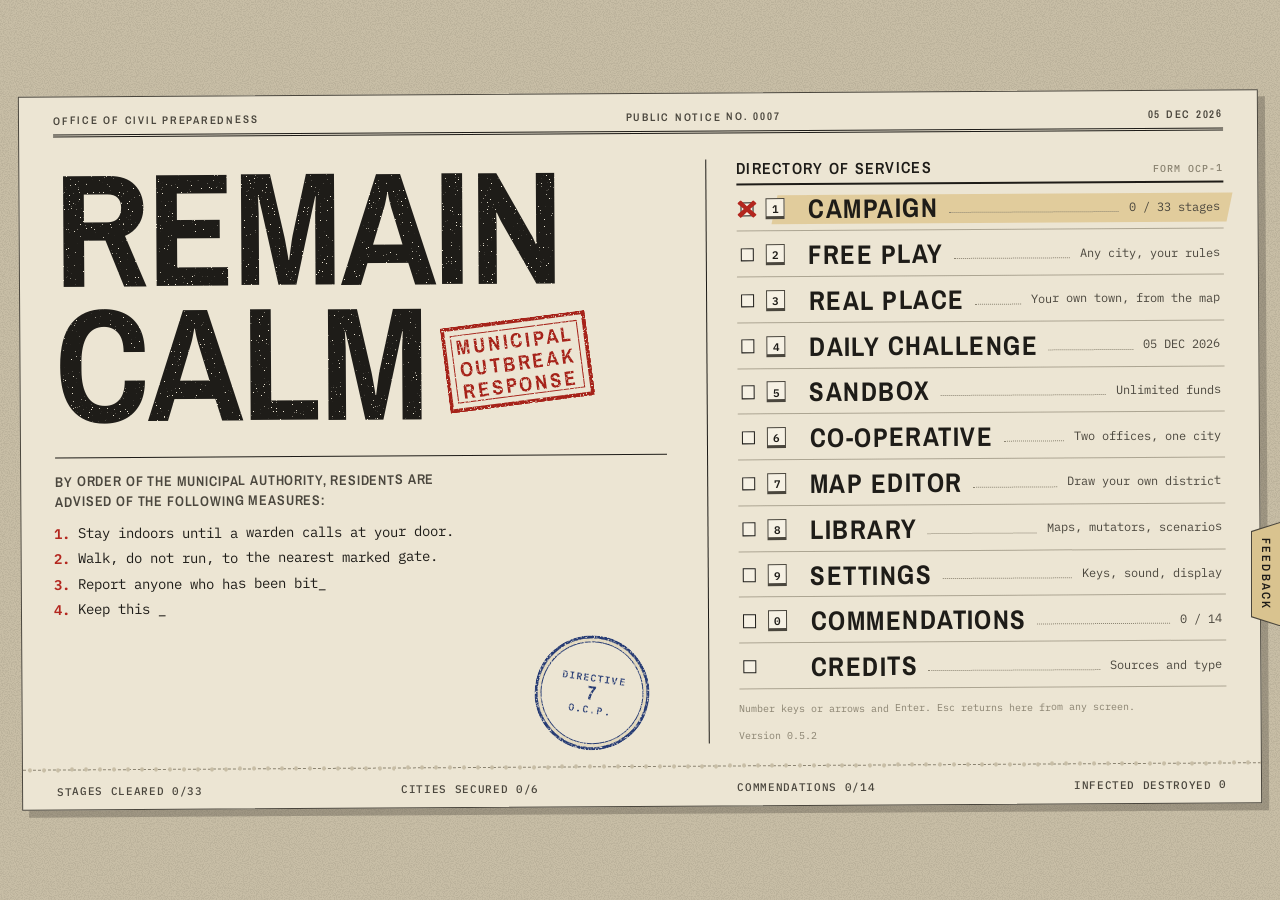
<file: index.html>
<!doctype html>
<html lang="en" data-palette="paper">
<head>
<meta charset="utf-8">
<meta name="viewport" content="width=device-width, initial-scale=1">
<title>Remain Calm</title>
<meta name="description" content="Remain Calm: municipal outbreak response. Wall off districts, open gates and hold the city.">
<link rel="icon" href="data:image/svg+xml,%3Csvg xmlns='http://www.w3.org/2000/svg' viewBox='0 0 32 32'%3E%3Crect x='2' y='2' width='28' height='28' fill='%23ECE5D3' stroke='%23B3261E' stroke-width='3'/%3E%3Crect x='6.5' y='6.5' width='19' height='19' fill='none' stroke='%23B3261E' stroke-width='1.2'/%3E%3Cpath d='M10 22V10h6a3.5 3.5 0 0 1 0 7h-6m6 0 4 5' fill='none' stroke='%231E1C18' stroke-width='2.4'/%3E%3C/svg%3E">
<link rel="stylesheet" href="css/base.css">
<link rel="stylesheet" href="css/shell.css">
<link rel="stylesheet" href="css/import.css">
<link rel="stylesheet" href="css/feedback.css">
<link rel="modulepreload" href="js/main.js">
</head>
<body class="paper-bg">
<main id="app"></main>
<noscript><p class="noscript">Remain Calm needs JavaScript enabled to run.</p></noscript>
<script type="module" src="js/main.js"></script>
</body>
</html>
</file>
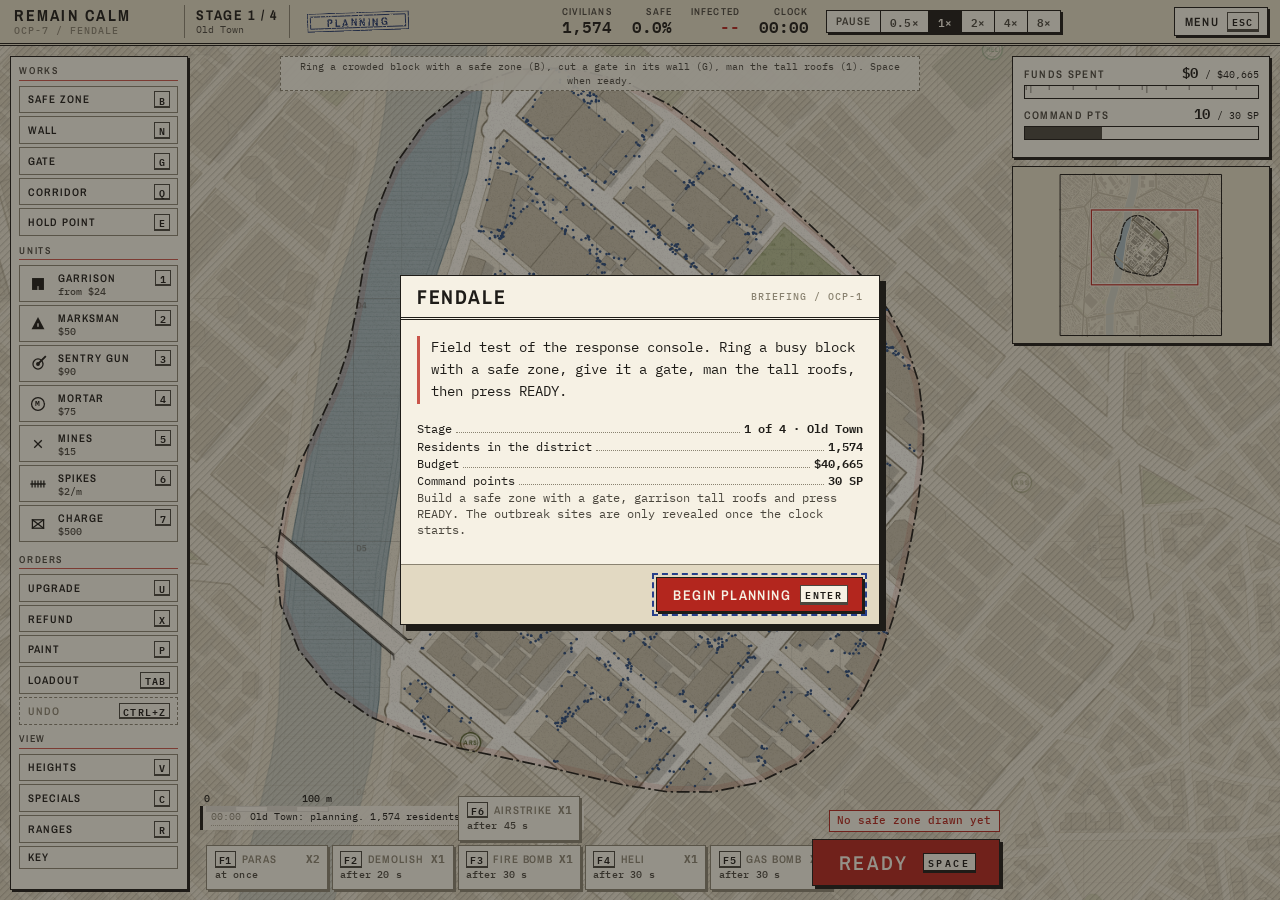
<file: dev.html>
<!doctype html>
<html lang="en" data-palette="paper">
<head>
<meta charset="utf-8">
<meta name="viewport" content="width=device-width, initial-scale=1">
<title>Remain Calm - Field Test</title>
<link rel="icon" href="data:,">
<link rel="stylesheet" href="css/base.css">
<link rel="stylesheet" href="css/game.css">
<style>
  html, body { margin: 0; height: 100%; overflow: hidden; background: var(--desk); }
  #game { position: fixed; inset: 0; }
  .dev-err { position: fixed; left: 16px; bottom: 16px; z-index: 999; max-width: 60ch; white-space: pre-wrap; }
</style>
</head>
<body>
<div id="game"></div>
<script type="module">
// Developer boot: a generated city straight into planning with a broad loadout and generous funds.
// URL options: ?seed=7&size=1.6&water=river&density=0.6&stages=4&stage=0&mode=free&difficulty=normal&palette=paper&money=40000&sp=30
//              &units=garrison,sniper&ab=airstrike:2,nuke:1&mut=line1|line2&nowelcome
import { generateCity } from './js/map/citygen.js';
import { Session } from './js/game/session.js';

const q = new URLSearchParams(location.search);
const num = (k, d) => (q.has(k) && Number.isFinite(+q.get(k)) ? +q.get(k) : d);
const mode = q.get('mode') || 'free';
const map = generateCity({
  seed: q.get('seed') || 20261118,
  sizeKm: num('size', 1.6),
  water: q.get('water') || 'river',
  density: num('density', 0.6),
  bridges: num('bridges', 3),
  stages: num('stages', 4),
  name: q.get('name') || '',
});
if (q.get('palette')) map.palette = q.get('palette');
if (!map.welcome) map.welcome = 'Field test of the response console. Ring a busy block with a safe zone, give it a gate, man the tall roofs, then press READY.';
const mutators = [];
if (mode !== 'sandbox') mutators.push(`economy.moneyBase=${num('money', 40000)}`, `economy.spBase=${num('sp', 30)}`);
for (const l of (q.get('mut') || '').split('|')) if (l.trim()) mutators.push(l.trim());

const loadout = {
  units: (q.get('units') || 'garrison,sniper,turret,mortar,mine,spikes,c4').split(',').filter(Boolean),
  abilities: { paratroopers: 2, airstrike: 1, fireBomb: 1, gasBomb: 1, helicopter: 1, demolition: 1 },
};
if (q.get('ab')) {
  loadout.abilities = {};
  for (const part of q.get('ab').split(',')) { const [id, n] = part.split(':'); if (id) loadout.abilities[id] = +n || 1; }
}

const s = new Session(document.getElementById('game'), {
  map, mode, difficulty: q.get('difficulty') || 'normal', mutators, loadout, startStage: num('stage', 0),
  unlocked: null, isUnlocked: () => true, maxUpgradeLevel: 5,
  skipWelcome: q.has('nowelcome'),
  palette: q.get('palette') || undefined,
  onStageResult: (r) => { console.info('[dev] stage result', r.won ? 'won' : 'lost', r.pct.toFixed(1) + '%', r.badge || ''); return null; },
  onExit: (summary) => { console.info('[dev] exit', summary.reason); location.reload(); },
});
s.start().catch((e) => {
  console.error(e);
  const el = document.createElement('pre');
  el.className = 'dev-err card raised';
  el.textContent = 'Session failed to start:\n' + (e && e.stack || e);
  document.body.append(el);
});
window.__devMap = map;
</script>
</body>
</html>
</file>
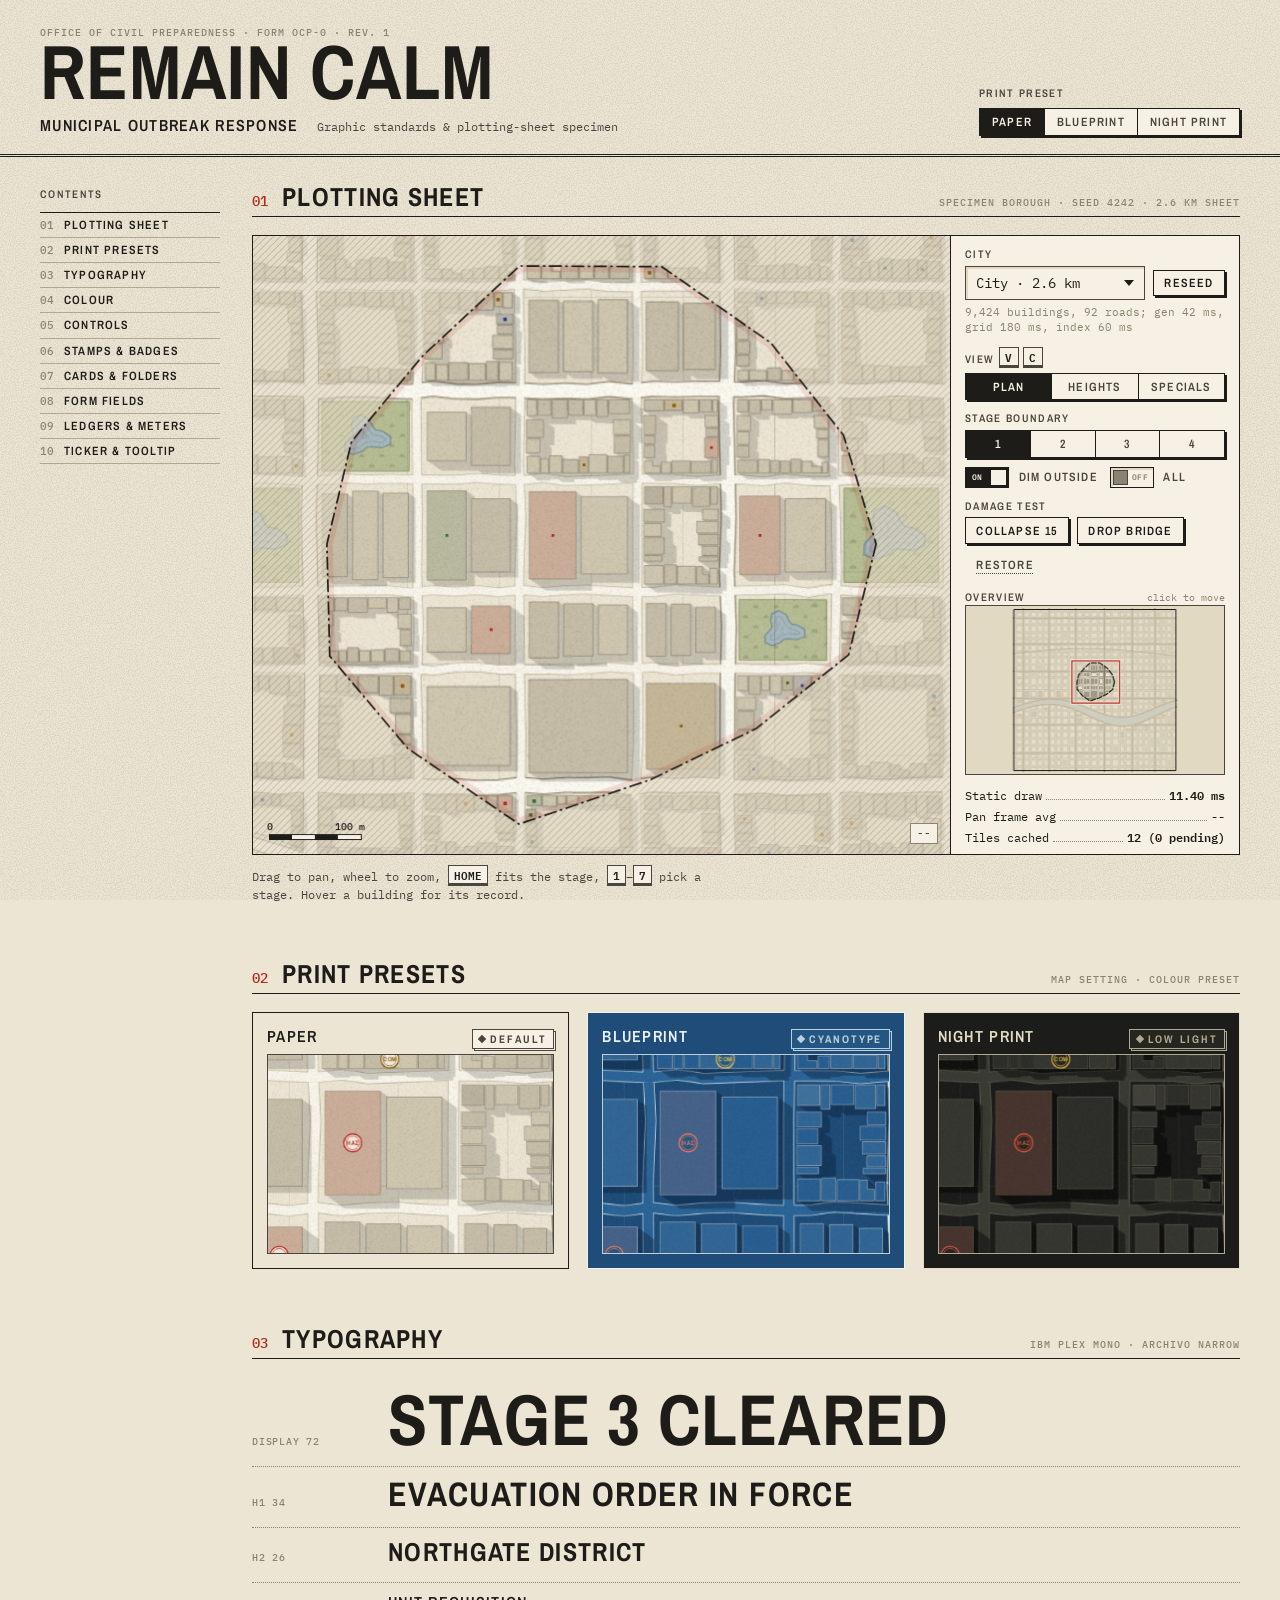
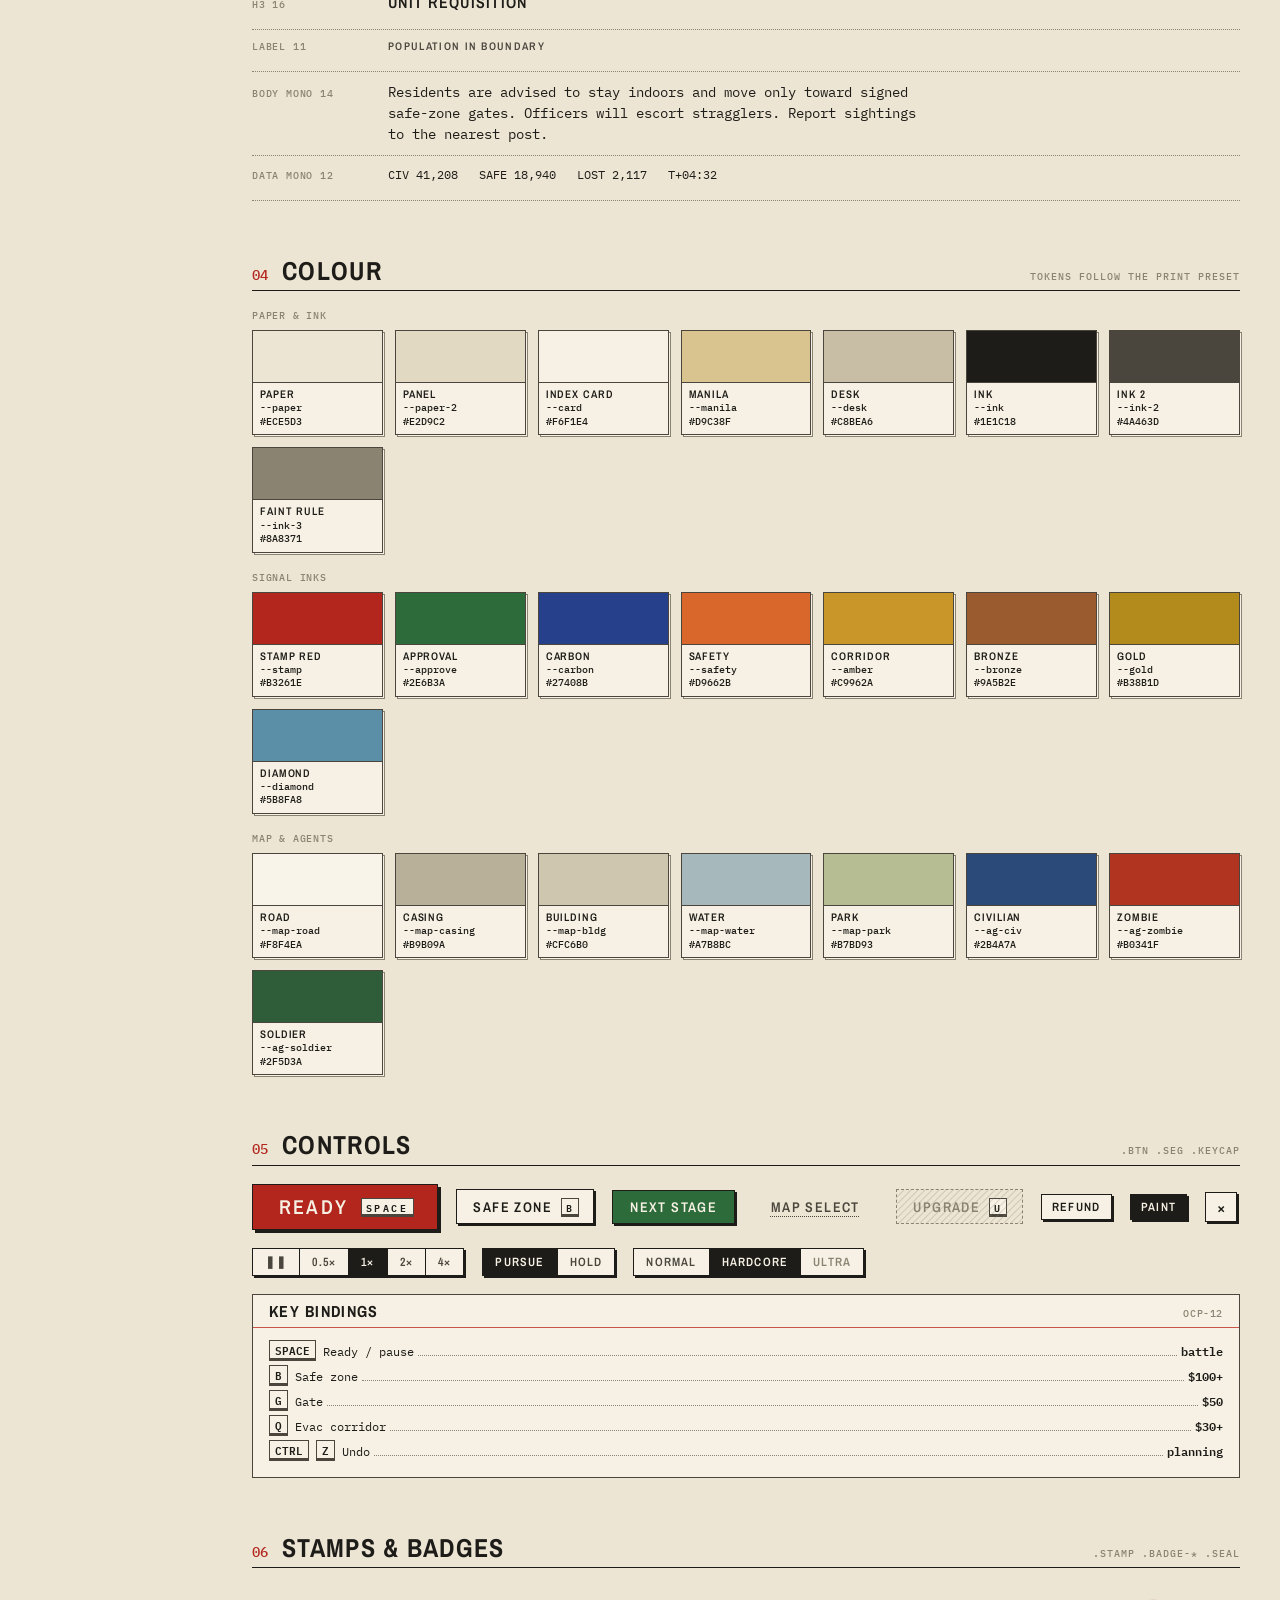
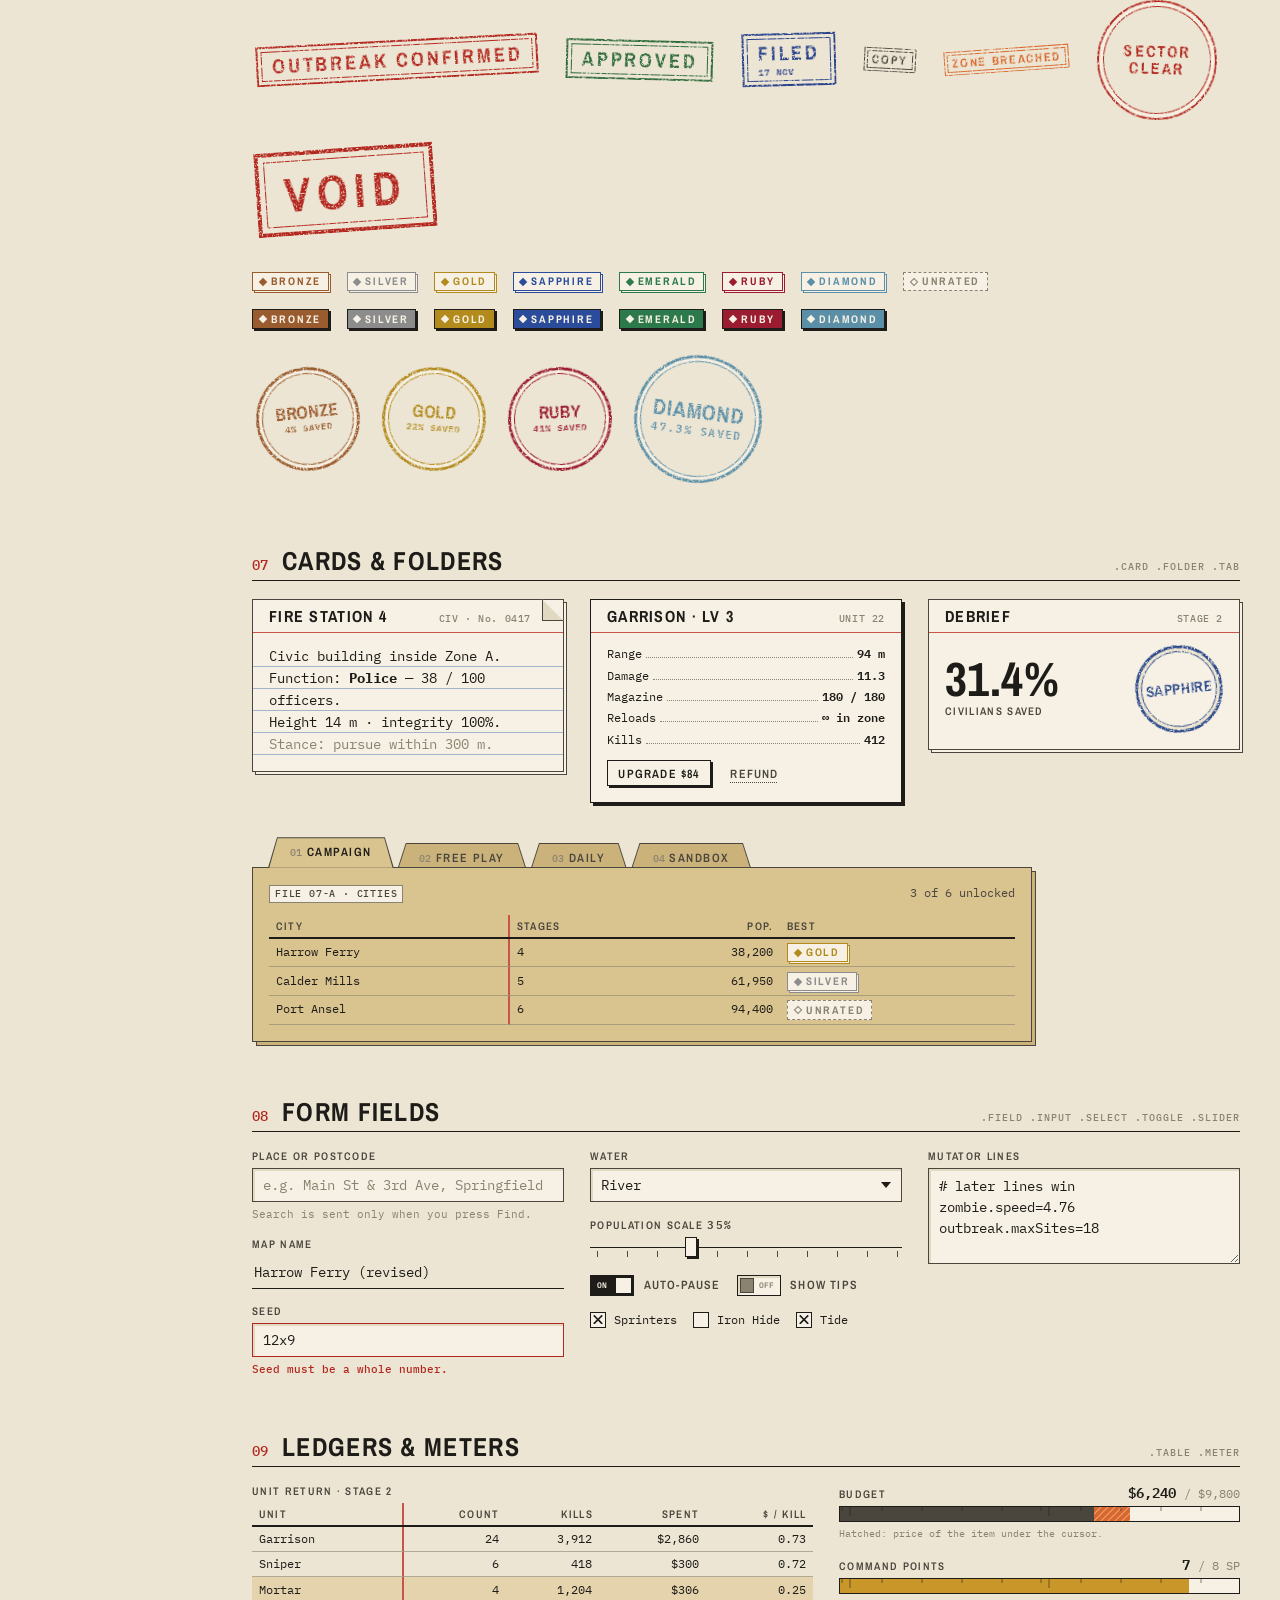
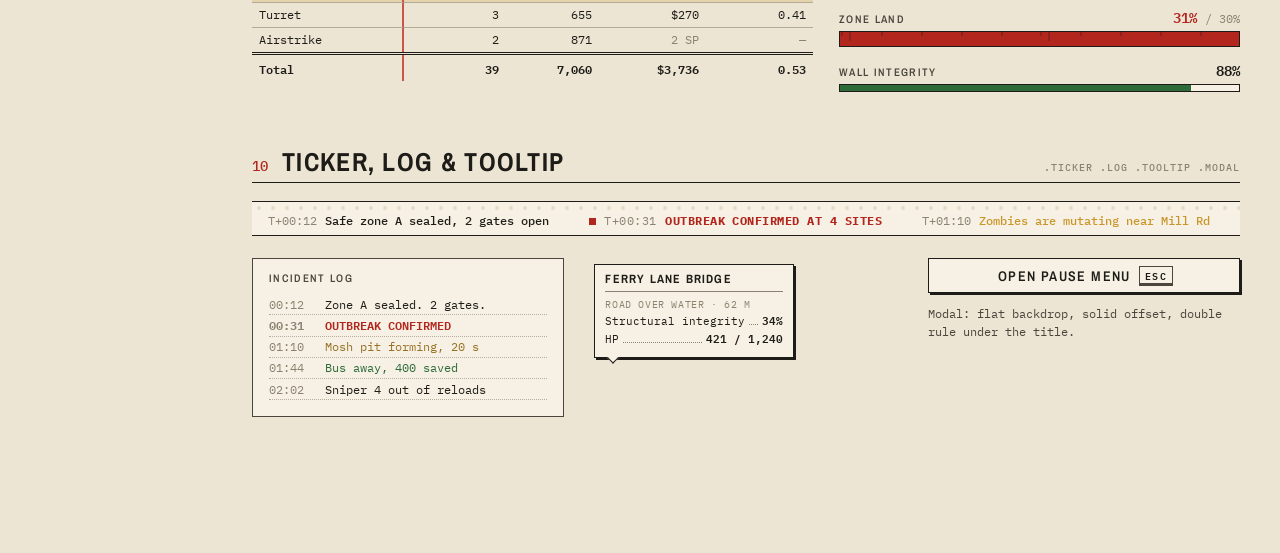
<file: styleguide.html>
<!doctype html>
<html lang="en" data-palette="paper">
<head>
<meta charset="utf-8">
<meta name="viewport" content="width=device-width, initial-scale=1">
<title>Graphic Standards</title>
<link rel="stylesheet" href="css/base.css">
<style>
  body { min-height: 100vh; }
  .sg-top { display: grid; grid-template-columns: 1fr auto; align-items: end; gap: 24px; padding: 28px 40px 18px; border-bottom: 3px double var(--ink); }
  .sg-top .display { font-size: clamp(2.6rem, 6vw, 4.8rem); }
  .sg-sub { display: flex; gap: 18px; align-items: baseline; flex-wrap: wrap; margin-top: 10px; }
  .sg-sub .h3 { margin: 0; }
  .sg-wrap { display: grid; grid-template-columns: 180px minmax(0, 1fr); gap: 32px; padding: 26px 40px 80px; }
  .sg-index { position: sticky; top: 18px; align-self: start; }
  .sg-index ol { list-style: none; margin: 8px 0 0; padding: 0; counter-reset: s; border-top: 1px solid var(--ink); }
  .sg-index li { counter-increment: s; border-bottom: 1px solid color-mix(in srgb, var(--ink-3) 60%, transparent); }
  .sg-index a { display: flex; gap: 10px; padding: 6px 0 5px; text-decoration: none; color: var(--ink); font: 600 var(--fs-2)/1.1 var(--font-label); letter-spacing: .1em; text-transform: uppercase; }
  .sg-index a::before { content: counter(s, decimal-leading-zero); font: 500 var(--fs-1)/1.1 var(--font-mono); color: var(--ink-3); letter-spacing: 0; }
  .sg-index a:hover { color: var(--stamp); }
  .sg-sec { margin-bottom: 56px; scroll-margin-top: 16px; }
  .sg-sec > header { display: flex; align-items: baseline; gap: 14px; border-bottom: 1px solid var(--ink); padding-bottom: 6px; margin-bottom: 18px; }
  .sg-sec > header h2 { margin: 0; }
  .sg-sec > header .form-no { margin-left: auto; }
  .sg-num { font: 500 var(--fs-3)/1 var(--font-mono); color: var(--stamp); }
  .sg-row { display: flex; flex-wrap: wrap; gap: 14px 18px; align-items: center; margin-bottom: 18px; }
  .sg-cols { display: grid; grid-template-columns: repeat(auto-fit, minmax(270px, 1fr)); gap: 26px; align-items: start; }
  .sg-cap { font: 500 var(--fs-0)/1.3 var(--font-mono); letter-spacing: .08em; color: var(--ink-3); text-transform: uppercase; margin: 0 0 8px; }

  .map-shell { display: grid; grid-template-columns: minmax(0, 1fr) 290px; gap: 0; }
  .map-view { position: relative; height: 620px; border: 1px solid var(--ink); border-right: 0; overflow: hidden; background: var(--desk); touch-action: none; }
  .map-view canvas { width: 100%; height: 100%; cursor: grab; }
  .map-view.dragging canvas { cursor: grabbing; }
  .map-side { border: 1px solid var(--ink); background: var(--card); padding: 12px 14px; display: flex; flex-direction: column; gap: 12px; overflow: auto; max-height: 620px; }
  .map-side .seg { width: 100%; }
  .map-side .seg > button { flex: 1; padding-left: 0; padding-right: 0; }
  .map-hud { position: absolute; left: 12px; bottom: 10px; pointer-events: none; }
  .map-coords { position: absolute; right: 12px; bottom: 10px; pointer-events: none; font: 500 var(--fs-1)/1 var(--font-mono); color: var(--ink-2); background: var(--card); border: 1px solid var(--ink-3); padding: 4px 6px; }
  .mini { width: 100%; height: 170px; border: 1px solid var(--ink-2); cursor: crosshair; }
  .legend { display: grid; grid-template-columns: 1fr 1fr; gap: 4px 10px; }
  .legend .kv { font-size: var(--fs-1); }
  .lg-dot { width: 10px; height: 10px; flex: none; }
  .lg-row { display: flex; align-items: center; gap: 6px; font: 400 var(--fs-1)/1.3 var(--font-mono); }
  .ramp { display: flex; border: 1px solid var(--ink-2); }
  .ramp > span { flex: 1; height: 12px; }
  .ramp-lab { display: flex; justify-content: space-between; font: 400 var(--fs-0)/1.4 var(--font-mono); color: var(--ink-3); }

  .type-row { display: grid; grid-template-columns: 120px 1fr; gap: 16px; align-items: baseline; padding: 10px 0; border-bottom: 1px dotted var(--ink-3); }
  .chips { display: grid; grid-template-columns: repeat(auto-fill, minmax(118px, 1fr)); gap: 12px; }
  .chip-c { border: 1px solid var(--ink-2); background: var(--card); box-shadow: 2px 2px 0 -1px var(--card), 2px 2px 0 0 var(--ink-3); }
  .chip-c > i { display: block; height: 52px; background: var(--sw); border-bottom: 1px solid var(--ink-2); }
  .chip-c > div { padding: 5px 7px 6px; font: 500 var(--fs-0)/1.35 var(--font-mono); }
  .chip-c b { display: block; font: 600 var(--fs-1)/1.2 var(--font-label); letter-spacing: .08em; text-transform: uppercase; }
  .preset-row { display: grid; grid-template-columns: repeat(3, 1fr); gap: 18px; }
  .preset { padding: 14px; border: 1px solid var(--ink); background: var(--paper); color: var(--ink); }
  .preset canvas { width: 100%; height: 200px; border: 1px solid var(--ink-2); }
  @media (max-width: 1100px) { .map-shell { grid-template-columns: 1fr; } .map-view { border-right: 1px solid var(--ink); } .map-side { max-height: none; } .preset-row { grid-template-columns: 1fr; } }
  @media (max-width: 800px) { .sg-wrap { grid-template-columns: 1fr; padding: 16px; } .sg-index { position: static; } .sg-top { grid-template-columns: 1fr; padding: 20px 16px 14px; } }
</style>
</head>
<body class="paper-bg">
<header class="sg-top">
  <div>
    <div class="form-no">Office of Civil Preparedness &middot; Form OCP-0 &middot; Rev. 1</div>
    <h1 class="display">Remain Calm</h1>
    <div class="sg-sub"><span class="h3">Municipal Outbreak Response</span><span class="muted small">Graphic standards &amp; plotting-sheet specimen</span></div>
  </div>
  <div class="vstack gap-2" style="justify-items:end">
    <span class="label">Print preset</span>
    <div class="seg" id="palSeg" role="group" aria-label="Print preset">
      <button data-pal="paper" class="is-on">Paper</button><button data-pal="blueprint">Blueprint</button><button data-pal="night">Night Print</button>
    </div>
  </div>
</header>

<div class="sg-wrap">
  <nav class="sg-index" aria-label="Sections">
    <span class="label">Contents</span>
    <ol>
      <li><a href="#map">Plotting sheet</a></li>
      <li><a href="#presets">Print presets</a></li>
      <li><a href="#type">Typography</a></li>
      <li><a href="#colour">Colour</a></li>
      <li><a href="#controls">Controls</a></li>
      <li><a href="#stamps">Stamps &amp; badges</a></li>
      <li><a href="#cards">Cards &amp; folders</a></li>
      <li><a href="#forms">Form fields</a></li>
      <li><a href="#data">Ledgers &amp; meters</a></li>
      <li><a href="#comms">Ticker &amp; tooltip</a></li>
    </ol>
  </nav>

  <main>
    <section class="sg-sec" id="map">
      <header><span class="sg-num">01</span><h2>Plotting sheet</h2><span class="form-no" id="mapForm">Sheet 1 of 1</span></header>
      <div class="map-shell">
        <div class="map-view" id="mapView">
          <canvas id="mapCanvas"></canvas>
          <div class="map-coords" id="coords">--</div>
          <div class="tooltip" id="tip" hidden></div>
        </div>
        <aside class="map-side">
          <div class="field">
            <label for="citySel">City</label>
            <div class="hstack" style="flex-wrap:nowrap">
              <select class="select" id="citySel">
                <option value="1600">Town &middot; 1.6 km</option>
                <option value="2600" selected>City &middot; 2.6 km</option>
                <option value="4000">Metro &middot; 4.0 km</option>
              </select>
              <button class="btn btn-sm" id="regen" title="New seed">Reseed</button>
            </div>
            <span class="hint" id="cityStats">--</span>
          </div>
          <div class="field">
            <span class="field-label">View <kbd>V</kbd> <kbd>C</kbd></span>
            <div class="seg" id="viewSeg"><button data-view="normal" class="is-on">Plan</button><button data-view="height">Heights</button><button data-view="specials">Specials</button></div>
          </div>
          <div class="field">
            <span class="field-label">Stage boundary</span>
            <div class="seg" id="stageSeg"></div>
            <div class="hstack gap-3" style="margin-top:4px">
              <label class="toggle"><input type="checkbox" id="dimT" checked><span class="toggle-track"></span>Dim outside</label>
              <label class="toggle"><input type="checkbox" id="allT"><span class="toggle-track"></span>All</label>
            </div>
          </div>
          <div class="field">
            <span class="field-label">Damage test</span>
            <div class="hstack">
              <button class="btn btn-sm" id="collapseB">Collapse 15</button>
              <button class="btn btn-sm" id="bridgeB">Drop bridge</button>
              <button class="btn btn-sm btn-ghost" id="restoreB">Restore</button>
            </div>
          </div>
          <div>
            <div class="spread"><span class="label">Overview</span><span class="tiny faint">click to move</span></div>
            <canvas class="mini" id="mini"></canvas>
          </div>
          <div class="vstack gap-1" id="perf">
            <div class="kv"><span>Static draw</span><i></i><b id="pfDraw">--</b></div>
            <div class="kv"><span>Pan frame avg</span><i></i><b id="pfPan">--</b></div>
            <div class="kv"><span>Tiles cached</span><i></i><b id="pfTiles">--</b></div>
            <div class="kv"><span>Zoom</span><i></i><b id="pfZoom">--</b></div>
          </div>
          <div>
            <span class="label">Agents (palette.js)</span>
            <div class="legend" id="legend" style="margin-top:6px"></div>
          </div>
          <div>
            <span class="label">Height classes</span>
            <div class="ramp" id="ramp" style="margin-top:6px"></div>
            <div class="ramp-lab"><span>low</span><span>tall roofs</span></div>
          </div>
        </aside>
      </div>
      <p class="small muted" style="margin-top:10px">Drag to pan, wheel to zoom, <kbd>Home</kbd> fits the stage, <kbd>1</kbd>&ndash;<kbd>7</kbd> pick a stage. Hover a building for its record.</p>
    </section>

    <section class="sg-sec" id="presets">
      <header><span class="sg-num">02</span><h2>Print presets</h2><span class="form-no">Map setting &middot; colour preset</span></header>
      <div class="preset-row">
        <div class="preset" data-palette="paper"><div class="spread"><h3>Paper</h3><span class="badge">Default</span></div><canvas data-preset="paper"></canvas></div>
        <div class="preset" data-palette="blueprint"><div class="spread"><h3>Blueprint</h3><span class="badge">Cyanotype</span></div><canvas data-preset="blueprint"></canvas></div>
        <div class="preset" data-palette="night"><div class="spread"><h3>Night Print</h3><span class="badge">Low light</span></div><canvas data-preset="night"></canvas></div>
      </div>
    </section>

    <section class="sg-sec" id="type">
      <header><span class="sg-num">03</span><h2>Typography</h2><span class="form-no">IBM Plex Mono &middot; Archivo Narrow</span></header>
      <div class="type-row"><span class="sg-cap">Display 72</span><span class="display">Stage 3 cleared</span></div>
      <div class="type-row"><span class="sg-cap">H1 34</span><h1 style="margin:0">Evacuation order in force</h1></div>
      <div class="type-row"><span class="sg-cap">H2 26</span><h2 style="margin:0">Northgate district</h2></div>
      <div class="type-row"><span class="sg-cap">H3 16</span><h3 style="margin:0">Unit requisition</h3></div>
      <div class="type-row"><span class="sg-cap">Label 11</span><span class="label">Population in boundary</span></div>
      <div class="type-row"><span class="sg-cap">Body mono 14</span><p style="margin:0">Residents are advised to stay indoors and move only toward signed safe-zone gates. Officers will escort stragglers. Report sightings to the nearest post.</p></div>
      <div class="type-row"><span class="sg-cap">Data mono 12</span><span class="data small">CIV 41,208 &nbsp; SAFE 18,940 &nbsp; LOST 2,117 &nbsp; T+04:32</span></div>
    </section>

    <section class="sg-sec" id="colour">
      <header><span class="sg-num">04</span><h2>Colour</h2><span class="form-no">Tokens follow the print preset</span></header>
      <p class="sg-cap">Paper &amp; ink</p>
      <div class="chips" id="chipsBase"></div>
      <p class="sg-cap" style="margin-top:18px">Signal inks</p>
      <div class="chips" id="chipsSignal"></div>
      <p class="sg-cap" style="margin-top:18px">Map &amp; agents</p>
      <div class="chips" id="chipsMap"></div>
    </section>

    <section class="sg-sec" id="controls">
      <header><span class="sg-num">05</span><h2>Controls</h2><span class="form-no">.btn .seg .keycap</span></header>
      <div class="sg-row">
        <button class="btn btn-primary btn-lg">Ready <span class="keycap">Space</span></button>
        <button class="btn">Safe zone <span class="keycap">B</span></button>
        <button class="btn btn-go">Next stage</button>
        <button class="btn btn-ghost">Map select</button>
        <button class="btn" disabled>Upgrade <span class="keycap">U</span></button>
        <button class="btn btn-sm">Refund</button>
        <button class="btn btn-sm is-on">Paint</button>
        <button class="btn btn-icon" aria-label="Close">&times;</button>
      </div>
      <div class="sg-row">
        <div class="seg" role="group" aria-label="Speed"><button>&#10074;&#10074;</button><button>0.5&times;</button><button class="is-on">1&times;</button><button>2&times;</button><button>4&times;</button></div>
        <div class="seg"><button class="is-on">Pursue</button><button>Hold</button></div>
        <div class="seg"><button>Normal</button><button class="is-on">Hardcore</button><button disabled>Ultra</button></div>
      </div>
      <div class="sg-cols">
        <div class="card flat">
          <div class="card-head"><span class="card-title">Key bindings</span><span class="card-no">OCP-12</span></div>
          <div class="vstack gap-1">
            <div class="kv"><span><kbd>Space</kbd> Ready / pause</span><i></i><b>battle</b></div>
            <div class="kv"><span><kbd>B</kbd> Safe zone</span><i></i><b>$100+</b></div>
            <div class="kv"><span><kbd>G</kbd> Gate</span><i></i><b>$50</b></div>
            <div class="kv"><span><kbd>Q</kbd> Evac corridor</span><i></i><b>$30+</b></div>
            <div class="kv"><span><kbd>Ctrl</kbd> <kbd>Z</kbd> Undo</span><i></i><b>planning</b></div>
          </div>
        </div>
      </div>
    </section>

    <section class="sg-sec" id="stamps">
      <header><span class="sg-num">06</span><h2>Stamps &amp; badges</h2><span class="form-no">.stamp .badge-* .seal</span></header>
      <div class="sg-row" style="gap:28px;padding:14px 4px 22px">
        <span class="stamp">Outbreak confirmed</span>
        <span class="stamp stamp-green tilt-3">Approved</span>
        <span class="stamp stamp-blue tilt-2">Filed <small>17 NOV</small></span>
        <span class="stamp stamp-ink tilt-4 stamp-sm">Copy</span>
        <span class="stamp stamp-orange tilt-1 stamp-sm">Zone breached</span>
        <span class="stamp stamp-round tilt-3">Sector<br>clear</span>
        <span class="stamp stamp-lg tilt-1">Void</span>
      </div>
      <div class="sg-row">
        <span class="badge badge-bronze">Bronze</span><span class="badge badge-silver">Silver</span><span class="badge badge-gold">Gold</span>
        <span class="badge badge-sapphire">Sapphire</span><span class="badge badge-emerald">Emerald</span><span class="badge badge-ruby">Ruby</span>
        <span class="badge badge-diamond">Diamond</span><span class="badge none">Unrated</span>
      </div>
      <div class="sg-row">
        <span class="badge solid badge-bronze">Bronze</span><span class="badge solid badge-silver">Silver</span><span class="badge solid badge-gold">Gold</span>
        <span class="badge solid badge-sapphire">Sapphire</span><span class="badge solid badge-emerald">Emerald</span><span class="badge solid badge-ruby">Ruby</span>
        <span class="badge solid badge-diamond">Diamond</span>
      </div>
      <div class="sg-row" style="gap:22px;padding:8px 4px">
        <span class="seal badge-bronze" style="--tier:var(--bronze)">Bronze<small>4% saved</small></span>
        <span class="seal" style="--tier:var(--gold);--rot:4deg">Gold<small>22% saved</small></span>
        <span class="seal" style="--tier:var(--ruby);--rot:-2deg">Ruby<small>41% saved</small></span>
        <span class="seal" style="--tier:var(--diamond);--rot:7deg;--size:8rem">Diamond<small>47.3% saved</small></span>
      </div>
    </section>

    <section class="sg-sec" id="cards">
      <header><span class="sg-num">07</span><h2>Cards &amp; folders</h2><span class="form-no">.card .folder .tab</span></header>
      <div class="sg-cols">
        <div class="card ruled">
          <span class="card-corner"></span>
          <div class="card-head"><span class="card-title">Fire station 4</span><span class="card-no">CIV &middot; No. 0417</span></div>
          <p>Civic building inside Zone A.</p>
          <p>Function: <b>Police</b> &mdash; 38 / 100 officers.</p>
          <p>Height 14 m &middot; integrity 100%.</p>
          <p class="faint">Stance: pursue within 300 m.</p>
        </div>
        <div class="card raised">
          <div class="card-head"><span class="card-title">Garrison &middot; Lv 3</span><span class="card-no">UNIT 22</span></div>
          <div class="vstack gap-1">
            <div class="kv"><span>Range</span><i></i><b>94 m</b></div>
            <div class="kv"><span>Damage</span><i></i><b>11.3</b></div>
            <div class="kv"><span>Magazine</span><i></i><b>180 / 180</b></div>
            <div class="kv"><span>Reloads</span><i></i><b>&infin; in zone</b></div>
            <div class="kv"><span>Kills</span><i></i><b>412</b></div>
          </div>
          <div class="hstack" style="margin-top:12px"><button class="btn btn-sm">Upgrade $84</button><button class="btn btn-sm btn-ghost">Refund</button></div>
        </div>
        <div class="card">
          <div class="card-head"><span class="card-title">Debrief</span><span class="card-no">STAGE 2</span></div>
          <div class="spread" style="align-items:center">
            <div><div class="display" style="font-size:var(--fs-8)">31.4%</div><span class="label">Civilians saved</span></div>
            <span class="seal" style="--tier:var(--sapphire);--size:5.5rem">Sapphire</span>
          </div>
        </div>
      </div>
      <div class="folder" style="margin-top:34px;max-width:780px">
        <div class="tabs" role="tablist">
          <button class="tab is-active" role="tab" aria-selected="true"><span class="tab-no">01</span>Campaign</button>
          <button class="tab" role="tab"><span class="tab-no">02</span>Free play</button>
          <button class="tab" role="tab"><span class="tab-no">03</span>Daily</button>
          <button class="tab" role="tab"><span class="tab-no">04</span>Sandbox</button>
        </div>
        <div class="folder-body">
          <div class="spread" style="margin-bottom:12px"><span class="folder-label">FILE 07-A &middot; CITIES</span><span class="small muted">3 of 6 unlocked</span></div>
          <table class="table ledger">
            <thead><tr><th>City</th><th>Stages</th><th class="num">Pop.</th><th>Best</th></tr></thead>
            <tbody>
              <tr><td>Harrow Ferry</td><td>4</td><td class="num">38,200</td><td><span class="badge badge-gold">Gold</span></td></tr>
              <tr><td>Calder Mills</td><td>5</td><td class="num">61,950</td><td><span class="badge badge-silver">Silver</span></td></tr>
              <tr><td>Port Ansel</td><td>6</td><td class="num">94,400</td><td><span class="badge none">Unrated</span></td></tr>
            </tbody>
          </table>
        </div>
      </div>
    </section>

    <section class="sg-sec" id="forms">
      <header><span class="sg-num">08</span><h2>Form fields</h2><span class="form-no">.field .input .select .toggle .slider</span></header>
      <div class="sg-cols">
        <div class="vstack gap-4">
          <div class="field"><label for="f1">Place or postcode</label><input class="input" id="f1" placeholder="e.g. Main St &amp; 3rd Ave, Springfield"><span class="hint">Search is sent only when you press Find.</span></div>
          <div class="field"><label for="f2">Map name</label><input class="input line" id="f2" value="Harrow Ferry (revised)"></div>
          <div class="field"><label for="f3">Seed</label><input class="input is-invalid" id="f3" value="12x9"><span class="error">Seed must be a whole number.</span></div>
        </div>
        <div class="vstack gap-4">
          <div class="field"><label for="f4">Water</label><select class="select" id="f4"><option>None</option><option selected>River</option><option>Coast</option><option>Lake</option><option>Islands</option></select></div>
          <div class="field"><label for="f5">Population scale <span class="data" id="f5v">35%</span></label><input type="range" class="slider" id="f5" min="5" max="100" value="35"></div>
          <div class="hstack gap-4">
            <label class="toggle"><input type="checkbox" checked><span class="toggle-track"></span>Auto-pause</label>
            <label class="toggle"><input type="checkbox"><span class="toggle-track"></span>Show tips</label>
          </div>
          <div class="hstack gap-4">
            <label class="check"><input type="checkbox" checked>Sprinters</label>
            <label class="check"><input type="checkbox">Iron Hide</label>
            <label class="check"><input type="checkbox" checked>Tide</label>
          </div>
        </div>
        <div class="field"><label for="f6">Mutator lines</label><textarea class="input" id="f6"># later lines win
zombie.speed=4.76
outbreak.maxSites=18</textarea></div>
      </div>
    </section>

    <section class="sg-sec" id="data">
      <header><span class="sg-num">09</span><h2>Ledgers &amp; meters</h2><span class="form-no">.table .meter</span></header>
      <div class="sg-cols" style="grid-template-columns: minmax(0, 1.4fr) minmax(260px, 1fr)">
        <table class="table ledger">
          <caption>Unit return &middot; stage 2</caption>
          <thead><tr><th>Unit</th><th class="num">Count</th><th class="num">Kills</th><th class="num">Spent</th><th class="num">$ / kill</th></tr></thead>
          <tbody>
            <tr><td>Garrison</td><td class="num">24</td><td class="num">3,912</td><td class="num">$2,860</td><td class="num">0.73</td></tr>
            <tr><td>Sniper</td><td class="num">6</td><td class="num">418</td><td class="num">$300</td><td class="num">0.72</td></tr>
            <tr class="is-sel"><td>Mortar</td><td class="num">4</td><td class="num">1,204</td><td class="num">$306</td><td class="num">0.25</td></tr>
            <tr><td>Turret</td><td class="num">3</td><td class="num">655</td><td class="num">$270</td><td class="num">0.41</td></tr>
            <tr><td>Airstrike</td><td class="num">2</td><td class="num">871</td><td class="num dim">2 SP</td><td class="num dim">&mdash;</td></tr>
          </tbody>
          <tfoot><tr><td>Total</td><td class="num">39</td><td class="num">7,060</td><td class="num">$3,736</td><td class="num">0.53</td></tr></tfoot>
        </table>
        <div class="vstack gap-4">
          <div>
            <div class="meter-row"><span class="label">Budget</span><span class="meter-val">$6,240 <small>/ $9,800</small></span></div>
            <div class="meter" style="--v:.637;--q:.09"><i class="meter-fill"></i><i class="meter-quote"></i></div>
            <div class="hint tiny faint" style="margin-top:4px">Hatched: price of the item under the cursor.</div>
          </div>
          <div>
            <div class="meter-row"><span class="label">Command points</span><span class="meter-val">7 <small>/ 8 SP</small></span></div>
            <div class="meter warn" style="--v:.875"><i class="meter-fill"></i></div>
          </div>
          <div>
            <div class="meter-row"><span class="label">Zone land</span><span class="meter-val red">31% <small>/ 30%</small></span></div>
            <div class="meter over" style="--v:1"><i class="meter-fill"></i></div>
          </div>
          <div>
            <div class="meter-row"><span class="label">Wall integrity</span><span class="meter-val">88%</span></div>
            <div class="meter thin go" style="--v:.88"><i class="meter-fill"></i></div>
          </div>
        </div>
      </div>
    </section>

    <section class="sg-sec" id="comms">
      <header><span class="sg-num">10</span><h2>Ticker, log &amp; tooltip</h2><span class="form-no">.ticker .log .tooltip .modal</span></header>
      <div class="ticker scroll" style="--ticker-sec:38s;margin-bottom:22px">
        <div class="ticker-track" id="tickTrack">
          <span class="tick"><time>T+00:12</time>Safe zone A sealed, 2 gates open</span>
          <span class="tick alert"><time>T+00:31</time>Outbreak confirmed at 4 sites</span>
          <span class="tick warn"><time>T+01:10</time>Zombies are mutating near Mill Rd</span>
          <span class="tick good"><time>T+01:44</time>Bus departed with 400 aboard</span>
          <span class="tick"><time>T+02:02</time>Bridge on Ferry Ln at 34% integrity</span>
        </div>
      </div>
      <div class="sg-cols">
        <div class="card flat" style="padding-top:8px">
          <span class="label">Incident log</span>
          <ul class="log" style="margin-top:6px">
            <li><time>00:12</time>Zone A sealed. 2 gates.</li>
            <li class="alert"><time>00:31</time>OUTBREAK CONFIRMED</li>
            <li class="warn"><time>01:10</time>Mosh pit forming, 20 s</li>
            <li class="good"><time>01:44</time>Bus away, 400 saved</li>
            <li><time>02:02</time>Sniper 4 out of reloads</li>
          </ul>
        </div>
        <div style="padding:6px 0 0 4px">
          <div class="tooltip is-static" data-side="top">
            <div class="tooltip-title">Ferry Lane bridge</div>
            <div class="tooltip-sub">Road over water &middot; 62 m</div>
            <div class="kv"><span>Structural integrity</span><i></i><b>34%</b></div>
            <div class="kv"><span>HP</span><i></i><b>421 / 1,240</b></div>
          </div>
        </div>
        <div class="vstack gap-3">
          <button class="btn" id="openModal">Open pause menu <span class="keycap">Esc</span></button>
          <span class="small muted">Modal: flat backdrop, solid offset, double rule under the title.</span>
        </div>
      </div>
    </section>
  </main>
</div>

<div class="modal-backdrop" id="modal" hidden>
  <div class="modal" role="dialog" aria-modal="true" aria-labelledby="mTitle">
    <div class="modal-head"><h3 class="modal-title" id="mTitle">Paused</h3><button class="modal-close" id="closeModal" aria-label="Close">&times;</button></div>
    <div class="modal-body">
      <div class="vstack gap-2">
        <div class="kv"><span>Stage</span><i></i><b>2 of 5</b></div>
        <div class="kv"><span>Elapsed</span><i></i><b>04:32</b></div>
        <div class="kv"><span>Civilians alive</span><i></i><b>18,940</b></div>
      </div>
    </div>
    <div class="modal-foot"><button class="btn btn-ghost grow">Quit</button><button class="btn">Settings</button><button class="btn">Retry stage</button><button class="btn btn-primary" id="resume">Resume</button></div>
  </div>
</div>

<script type="module">
import { Rng } from './js/util/rng.js';
import { rasterPoly, rasterPolyline, polyArea, polyBBox, clamp } from './js/util/geom.js';
import { Camera } from './js/render/camera.js';
import { getPalette, applyPalette, PALETTES } from './js/render/palette.js';
import { drawStatic, drawMinimap, makeStaticCache, getStaticCache, invalidateBuilding, invalidateBridge, pickBuilding, pickBridge, drawScaleBar } from './js/render/maprender.js';

// ---------- specimen city (stand-in for js/map/citygen.js) ----------
function specimenCity(seed, size) {
  const rng = new Rng(seed);
  const W = size, H = size;
  const map = { format: 'rcmap', v: 1, name: 'Specimen Borough', author: 'OCP', desc: '', welcome: '', source: 'gen', seed, geo: null, palette: 'paper',
                w: W, h: H, roads: [], water: [], parks: [], buildings: [], levels: [], spawns: [] };
  const ph = rng.range(0, 6);
  const rc = x => H * 0.63 + Math.sin(x / W * Math.PI * 2.2 + ph) * H * 0.06 + Math.sin(x / W * 11 + ph * 2) * 14;
  const rw = x => 42 + 16 * Math.sin(x / W * 5.1 + 1 + ph);
  const top = [], bot = [];
  for (let x = -10; x <= W + 10; x += 16) { top.push(x, rc(x) - rw(x)); bot.push(x, rc(x) + rw(x)); }
  const river = top.slice();
  for (let k = bot.length - 2; k >= 0; k -= 2) river.push(bot[k], bot[k + 1]);
  map.water.push({ p: river });
  const ry = x => H * 0.28 + Math.sin(x / W * 3.3 + ph) * H * 0.035;
  const nearRiver = (x, y, pad) => Math.abs(y - rc(x)) < rw(x) + pad;
  const nearRail = (x, y, pad) => Math.abs(y - ry(x)) < pad;

  const xs = [], ys = [];
  for (let x = rng.range(20, 60); x < W - 30; x += rng.range(84, 128)) xs.push(x);
  for (let y = rng.range(20, 60); y < H - 30; y += rng.range(84, 128)) ys.push(y);
  const major = (i) => i % 4 === 1;
  const cx = W * 0.5, cy = H * 0.45;
  const wob = (i) => (rng.next() - 0.5) * 4;

  xs.forEach((x, i) => {
    const w = major(i) ? 15 : 9, k = major(i) ? 'major' : 'minor';
    const y0 = rc(x) - rw(x) - 4, y1 = rc(x) + rw(x) + 4;
    const seg = (a, b) => { const p = []; for (let y = a; y <= b; y += 60) p.push(x + wob(), y); p.push(x, b); if (p.length >= 4) map.roads.push({ p, w, k }); };
    seg(0, y0);
    seg(y1, H);
    if (major(i) || rng.chance(0.18)) map.roads.push({ p: [x, y0, x, y1], w, k: 'bridge', name: 'Bridge ' + (i + 1) });
  });
  ys.forEach((y, j) => {
    const w = major(j) ? 15 : 9, k = major(j) ? 'major' : 'minor';
    let p = [];
    for (let x = 0; x <= W; x += 24) {
      if (nearRiver(x, y, 6)) { if (p.length >= 4) map.roads.push({ p, w, k }); p = []; continue; }
      p.push(x, y + wob());
    }
    if (p.length >= 4) map.roads.push({ p, w, k });
  });
  for (const side of [-1, 1]) {
    const p = [];
    for (let x = 0; x <= W; x += 20) p.push(x, rc(x) + side * (rw(x) + 12));
    map.roads.push({ p, w: 12, k: 'major', name: side < 0 ? 'North Quay' : 'South Quay' });
  }
  const rail = [];
  for (let x = 0; x <= W; x += 30) rail.push(x, ry(x));
  map.roads.push({ p: rail, w: 5, k: 'rail' });
  const path = [];
  for (let x = 0; x <= W; x += 18) path.push(x, rc(x) - rw(x) - 22 + Math.sin(x / 40) * 2);
  map.roads.push({ p: path, w: 3, k: 'path' });

  const specialUses = { civic: ['Police Station', 'Fire Station', 'Town Hall', 'Courthouse'], trade: ['Supermarket', 'Market Hall', 'Department Store'],
                        armory: ['Armory', 'Barracks'], rescue: ['Hospital', 'Clinic', 'Red Cross Depot'], hazard: ['Fuel Depot', 'Gas Works', 'Chemical Plant'] };
  const pickKind = (dist, nearWater) => {
    const r = rng.next();
    if (r < 0.012) return 'civic';
    if (r < 0.032) return 'trade';
    if (r < 0.038) return 'armory';
    if (r < 0.046) return 'rescue';
    if (r < 0.052) return 'hazard';
    if (r < 0.07) return 'landmark';
    if (nearWater && r < 0.3) return 'ind';
    if (dist < 0.22 && r < 0.6) return 'com';
    if (r < 0.2) return 'com';
    if (r < 0.26) return 'ind';
    return 'res';
  };
  const heightAt = d => {
    if (d < 0.12) return 30 + rng.next() * 120 * (1 - d / 0.12) + rng.next() * 20;
    if (d < 0.26) return 12 + rng.next() * 26;
    if (d < 0.42) return 7 + rng.next() * 12;
    return 4 + rng.next() * 7;
  };
  const addB = (p, d, nearW) => {
    for (let k = 0; k < p.length; k += 2) if (nearRiver(p[k], p[k + 1], 14) || nearRail(p[k], p[k + 1], 9) || p[k] < 2 || p[k + 1] < 2 || p[k] > W - 2 || p[k + 1] > H - 2) return;
    const kind = pickKind(d, nearW);
    const b = { p, h: Math.round(heightAt(d) * 10) / 10, k: kind, use: '' };
    if (specialUses[kind]) { b.use = rng.pick(specialUses[kind]); b.h = Math.max(b.h, 9); }
    else b.use = { res: 'Housing', com: 'Offices', ind: 'Warehouse', landmark: 'Landmark' }[kind];
    map.buildings.push(b);
  };
  const lots = (x0, y0, x1, y1, d) => {
    const depth = Math.min(rng.range(13, 24), (y1 - y0) / 2 - 1, (x1 - x0) / 2 - 1);
    if (depth < 6) return;
    const nearW = nearRiver((x0 + x1) / 2, (y0 + y1) / 2, 110);
    const run = (a, b, place) => { let s = a; while (s < b - 6) { const w = Math.min(rng.range(9, 23), b - s); if (b - s - w < 6) { place(s, b); break; } place(s, s + w); s += w; } };
    run(x0, x1, (a, b) => { const dd = depth * rng.range(0.7, 1); addB([a + 0.7, y0, b - 0.7, y0, b - 0.7, y0 + dd, a + 0.7, y0 + dd], d, nearW); });
    run(x0, x1, (a, b) => {
      const dd = depth * rng.range(0.7, 1);
      if (rng.chance(0.22) && b - a > 14) { const m = (a + b) / 2; addB([a + 0.7, y1 - dd, m, y1 - dd, m, y1 - dd * 0.55, b - 0.7, y1 - dd * 0.55, b - 0.7, y1, a + 0.7, y1], d, nearW); }
      else addB([a + 0.7, y1 - dd, b - 0.7, y1 - dd, b - 0.7, y1, a + 0.7, y1], d, nearW);
    });
    run(y0 + depth + 1, y1 - depth - 1, (a, b) => { const dd = depth * rng.range(0.7, 1); addB([x0, a + 0.7, x0 + dd, a + 0.7, x0 + dd, b - 0.7, x0, b - 0.7], d, nearW); });
    run(y0 + depth + 1, y1 - depth - 1, (a, b) => { const dd = depth * rng.range(0.7, 1); addB([x1 - dd, a + 0.7, x1, a + 0.7, x1, b - 0.7, x1 - dd, b - 0.7], d, nearW); });
  };
  for (let i = -1; i < xs.length; i++) for (let j = -1; j < ys.length; j++) {
    const ax = i < 0 ? 0 : xs[i], bx = i + 1 < xs.length ? xs[i + 1] : W;
    const ay = j < 0 ? 0 : ys[j], by = j + 1 < ys.length ? ys[j + 1] : H;
    const ia = (i < 0 ? 0 : major(i) ? 7.5 : 4.5) + 3, ib = (i + 1 < xs.length ? (major(i + 1) ? 7.5 : 4.5) : 0) + 3;
    const ja = (j < 0 ? 0 : major(j) ? 7.5 : 4.5) + 3, jb = (j + 1 < ys.length ? (major(j + 1) ? 7.5 : 4.5) : 0) + 3;
    const x0 = ax + ia, x1 = bx - ib, y0 = ay + ja, y1 = by - jb;
    if (x1 - x0 < 20 || y1 - y0 < 20) continue;
    const mx = (x0 + x1) / 2, my = (y0 + y1) / 2;
    const d = Math.hypot(mx - cx, my - cy) / W;
    const r = rng.next();
    if (r < 0.06 && d > 0.06) {
      const park = [x0 + 2, y0 + 2, x1 - 2, y0 + 2, x1 - 2, y1 - 2, x0 + 2, y1 - 2];
      if (![0, 1, 2, 3].some(k => nearRiver(park[k * 2], park[k * 2 + 1], 4))) {
        map.parks.push({ p: park });
        if (r < 0.025 && x1 - x0 > 60 && y1 - y0 > 60) {
          const pond = [], R = Math.min(x1 - x0, y1 - y0) * 0.28;
          for (let a = 0; a < 18; a++) { const t = a / 18 * Math.PI * 2, rr = R * (0.8 + 0.3 * Math.sin(t * 3 + seed)); pond.push(mx + Math.cos(t) * rr * 1.2, my + Math.sin(t) * rr); }
          map.water.push({ p: pond });
        }
        continue;
      }
    }
    if (d < 0.1 && rng.chance(0.7)) {
      const n = rng.int(1, 3);
      for (let t = 0; t < n; t++) {
        const fx = x0 + (x1 - x0) * (t / n) + 3, gx = x0 + (x1 - x0) * ((t + 1) / n) - 3;
        const inset = rng.range(4, 14);
        addB([fx, y0 + inset, gx, y0 + inset, gx, y1 - inset, fx, y1 - inset], d * 0.6, false);
      }
      continue;
    }
    if (nearRiver(mx, my, 160) && rng.chance(0.35)) {
      addB([x0 + 4, y0 + 4, x1 - 4, y0 + 4, x1 - 4, my - 3, x0 + 4, my - 3], 0.5, true);
      addB([x0 + 4, my + 3, x1 - 4, my + 3, x1 - 4, y1 - 4, x0 + 4, y1 - 4], 0.5, true);
      continue;
    }
    lots(x0, y0, x1, y1, d);
  }

  const ring = (R) => {
    const p = [];
    for (let a = 0; a < 14; a++) {
      const t = a / 14 * Math.PI * 2, rr = R * (0.88 + 0.22 * rng.next());
      p.push(clamp(cx + Math.cos(t) * rr * 1.12, 6, W - 6), clamp(cy + Math.sin(t) * rr, 6, H - 6));
    }
    return p;
  };
  const radii = size < 2000 ? [0.15, 0.27] : [0.11, 0.19, 0.3];
  radii.forEach((f, i) => map.levels.push({ p: ring(W * f), label: 'Stage ' + (i + 1) }));
  map.levels.push({ p: [2, 2, W - 2, 2, W - 2, H - 2, 2, H - 2], label: 'Whole city' });
  return map;
}

// ---------- stand-in grid for the damage test (js/sim/raster.js replaces it when present) ----------
function specimenGrid(map, cell = 4) {
  const gw = Math.ceil(map.w / cell), gh = Math.ceil(map.h / cell);
  const terrain = new Uint8Array(gw * gh), bldg = new Int32Array(gw * gh), bridgeId = new Int16Array(gw * gh);
  for (const o of map.parks) rasterPoly(o.p, cell, gw, gh, i => { terrain[i] = 5; });
  for (const o of map.water) rasterPoly(o.p, cell, gw, gh, i => { terrain[i] = 3; });
  const bridges = [];
  for (const r of map.roads) {
    if (r.k === 'bridge') {
      const cells = [];
      const id = bridges.length + 1;
      rasterPolyline(r.p, r.w, cell, gw, gh, i => { if (terrain[i] === 3) { terrain[i] = 4; bridgeId[i] = id; cells.push(i); } });
      bridges.push({ cells: Int32Array.from(cells) });
    } else {
      rasterPolyline(r.p, r.w, cell, gw, gh, i => { if (terrain[i] !== 3 && terrain[i] !== 4) terrain[i] = r.k === 'rail' ? 7 : 1; });
    }
  }
  const bInfo = map.buildings.map((b, bi) => {
    const cells = [];
    rasterPoly(b.p, cell, gw, gh, i => { terrain[i] = 2; bldg[i] = bi + 1; cells.push(i); });
    return { cells: Int32Array.from(cells), h: b.h, k: b.k };
  });
  return { cell, gw, gh, terrain, bldg, bridgeId, bInfo, bridges };
}

// ---------- state ----------
const canvas = document.getElementById('mapCanvas');
const view = document.getElementById('mapView');
const ctx = canvas.getContext('2d');
const mini = document.getElementById('mini');
const mctx = mini.getContext('2d');
const tip = document.getElementById('tip');
const cam = new Camera({ maxZoom: 14 });
const S = { map: null, grid: null, palette: 'paper', view: 'normal', stage: 0, dim: true, all: false, hover: -1, seed: 4242, size: 2600, source: 'specimen', dirty: true, buildGrid: specimenGrid, generateCity: null };
let dpr = 1;
const panTimes = [];

async function loadOptional() {
  try {
    const m = await import('./js/sim/raster.js');
    if (typeof m.buildGrid === 'function') S.buildGrid = m.buildGrid;
  } catch (e) { /* stand-in grid stays */ }
  try {
    const m = await import('./js/map/citygen.js');
    if (typeof m.generateCity === 'function') {
      S.generateCity = m.generateCity;
      const sel = document.getElementById('citySel');
      const group = document.createElement('optgroup');
      group.label = 'citygen.js';
      for (const [v, t] of [['gen:river:2', 'River · 2 km'], ['gen:coast:3', 'Coast · 3 km'], ['gen:islands:2.5', 'Islands · 2.5 km'], ['gen:lake:4', 'Lake · 4 km']]) {
        const o = document.createElement('option');
        o.value = v; o.textContent = t;
        group.appendChild(o);
      }
      sel.appendChild(group);
    }
  } catch (e) { /* specimen cities only */ }
}

function makeCity() {
  if (S.source.startsWith('gen:') && S.generateCity) {
    const [, water, km] = S.source.split(':');
    return S.generateCity({ seed: S.seed, sizeKm: +km, water, density: 0.7, stages: 5 });
  }
  return specimenCity(S.seed, S.size);
}

function build() {
  const t0 = performance.now();
  S.map = makeCity();
  const t1 = performance.now();
  S.grid = S.buildGrid(S.map, 4);
  const t2 = performance.now();
  makeStaticCache(S.map, S.grid);
  const t3 = performance.now();
  cam.setMap(S.map);
  fitStage(false);
  S.stage = Math.min(S.stage, S.map.levels.length - 1);
  renderStageSeg();
  document.getElementById('cityStats').textContent = `${S.map.buildings.length.toLocaleString()} buildings, ${S.map.roads.length} roads; gen ${Math.round(t1 - t0)} ms, grid ${Math.round(t2 - t1)} ms, index ${Math.round(t3 - t2)} ms`;
  document.getElementById('mapForm').textContent = `${S.map.name || 'Specimen'} · seed ${S.seed} · ${(S.map.w / 1000).toFixed(1)} km sheet`;
  renderPresets();
  S.dirty = true;
}

function fitStage(smooth = true) {
  const lv = S.map.levels[S.stage];
  const bb = lv ? polyBBox(lv.p) : [0, 0, S.map.w, S.map.h];
  if (smooth) cam.fitSmooth(bb, 30, 0.45); else cam.fit(bb, cam.w, cam.h, 30);
}

function resize() {
  dpr = window.devicePixelRatio || 1;
  const r = view.getBoundingClientRect();
  canvas.width = Math.round(r.width * dpr);
  canvas.height = Math.round(r.height * dpr);
  cam.resize(r.width, r.height);
  const mr = mini.getBoundingClientRect();
  mini.width = Math.round(mr.width * dpr);
  mini.height = Math.round(mr.height * dpr);
  S.dirty = true;
}

function draw() {
  ctx.setTransform(dpr, 0, 0, dpr, 0, 0);
  const res = drawStatic(ctx, S.map, S.grid, cam, { palette: S.palette, view: S.view, stageMask: S.stage, dimOutside: S.dim, allStages: S.all, hover: S.hover >= 0 ? S.hover : null });
  ctx.setTransform(dpr, 0, 0, dpr, 0, 0);
  drawScaleBar(ctx, cam, { palette: S.palette, x: 16, y: cam.h - 14 });
  mctx.setTransform(dpr, 0, 0, dpr, 0, 0);
  drawMinimap(mctx, S.map, mini.width / dpr, mini.height / dpr, { palette: S.palette, stage: S.stage, camera: cam, grid: S.grid });
  return res;
}

let last = performance.now(), lastVer = -1, pfTick = 0;
function loop(t) {
  const dt = Math.min(0.05, (t - last) / 1000);
  last = t;
  const moved = cam.update(dt);
  if (moved || S.dirty || cam.version !== lastVer || S.pending) {
    const res = draw();
    S.pending = res.pending > 0;
    S.dirty = false;
    lastVer = cam.version;
    if (!res.rendered) { panTimes.push(res.ms); if (panTimes.length > 60) panTimes.shift(); }
    if (++pfTick % 6 === 0) {
      document.getElementById('pfDraw').textContent = res.ms.toFixed(2) + ' ms';
      if (panTimes.length) document.getElementById('pfPan').textContent = (panTimes.reduce((a, b) => a + b, 0) / panTimes.length).toFixed(2) + ' ms';
      const cache = getStaticCache(S.map);
      document.getElementById('pfTiles').textContent = `${cache.stats.tiles} (${res.pending} pending)`;
      document.getElementById('pfZoom').textContent = cam.zoom.toFixed(3) + ' px/m';
    }
  }
  requestAnimationFrame(loop);
}

// ---------- input ----------
let drag = null;
canvas.addEventListener('pointerdown', e => {
  canvas.setPointerCapture(e.pointerId);
  drag = { x: e.offsetX, y: e.offsetY, moved: 0 };
  view.classList.add('dragging');
});
canvas.addEventListener('pointermove', e => {
  const sx = e.offsetX, sy = e.offsetY;
  if (drag) {
    const dx = sx - drag.x, dy = sy - drag.y;
    drag.moved += Math.abs(dx) + Math.abs(dy);
    drag.x = sx; drag.y = sy;
    cam.pan(dx, dy);
    tip.hidden = true;
    return;
  }
  const [wx, wy] = cam.screenToWorld(sx, sy);
  document.getElementById('coords').textContent = `E ${wx.toFixed(0).padStart(4, '0')}  S ${wy.toFixed(0).padStart(4, '0')}`;
  const b = pickBuilding(S.map, wx, wy);
  const br = b < 0 ? pickBridge(S.map, wx, wy) : null;
  if (b !== S.hover) { S.hover = b; S.dirty = true; }
  if (b >= 0) {
    const B = S.map.buildings[b];
    tip.innerHTML = `<div class="tooltip-title">${B.use || B.k}</div><div class="tooltip-sub">${B.k} · no. ${b}</div>
      <div class="kv"><span>Height</span><i></i><b>${B.h.toFixed(1)} m</b></div>
      <div class="kv"><span>Footprint</span><i></i><b>${Math.round(polyArea(B.p)).toLocaleString()} m²</b></div>`;
    tip.hidden = false;
  } else if (br) {
    const R = S.map.roads[br.road];
    tip.innerHTML = `<div class="tooltip-title">${R.name || 'Bridge'}</div><div class="tooltip-sub">Road over water</div>
      <div class="kv"><span>Structural integrity</span><i></i><b>${br.alive ? '100%' : '0%'}</b></div>`;
    tip.hidden = false;
  } else tip.hidden = true;
  if (!tip.hidden) {
    const r = view.getBoundingClientRect();
    tip.style.left = Math.min(sx + 16, r.width - 240) + 'px';
    tip.style.top = Math.min(sy + 16, r.height - 90) + 'px';
  }
});
const endDrag = () => { drag = null; view.classList.remove('dragging'); };
canvas.addEventListener('pointerup', endDrag);
canvas.addEventListener('pointercancel', endDrag);
canvas.addEventListener('pointerleave', () => { tip.hidden = true; if (S.hover !== -1) { S.hover = -1; S.dirty = true; } });
canvas.addEventListener('wheel', e => { e.preventDefault(); cam.wheel(e.deltaY, e.offsetX, e.offsetY, e.deltaMode); }, { passive: false });
canvas.addEventListener('contextmenu', e => e.preventDefault());
mini.addEventListener('pointerdown', e => {
  const r = mini.getBoundingClientRect();
  const T = drawMinimap(mctx, S.map, r.width, r.height, { palette: S.palette, stage: S.stage, camera: cam });
  const [wx, wy] = T.toWorld(e.clientX - r.left, e.clientY - r.top);
  cam.flyTo(wx, wy, cam.zoom, 0.35);
});
window.addEventListener('keydown', e => {
  if (e.target.closest('input, textarea, select')) return;
  const k = e.key.toLowerCase();
  if (k === 'v') setView(S.view === 'height' ? 'normal' : 'height');
  else if (k === 'c') setView(S.view === 'specials' ? 'normal' : 'specials');
  else if (e.key === 'Home') fitStage(true);
  else if (/^[1-7]$/.test(e.key) && +e.key <= S.map.levels.length) setStage(+e.key - 1);
  else if (e.key === 'Escape') toggleModal(document.getElementById('modal').hidden);
  else return;
  e.preventDefault();
});
const keysDown = new Set();
window.addEventListener('keydown', e => { if (!e.target.closest('input, textarea, select')) keysDown.add(e.key.toLowerCase()); });
window.addEventListener('keyup', e => keysDown.delete(e.key.toLowerCase()));
setInterval(() => {
  const sp = 14;
  let dx = 0, dy = 0;
  if (keysDown.has('a') || keysDown.has('arrowleft')) dx += sp;
  if (keysDown.has('d') || keysDown.has('arrowright')) dx -= sp;
  if (keysDown.has('w') || keysDown.has('arrowup')) dy += sp;
  if (keysDown.has('s') || keysDown.has('arrowdown')) dy -= sp;
  if (dx || dy) cam.pan(dx, dy);
}, 16);

// ---------- side panel ----------
function setView(v) {
  S.view = v;
  for (const b of document.querySelectorAll('#viewSeg button')) b.classList.toggle('is-on', b.dataset.view === v);
  S.dirty = true;
}
function setStage(i) {
  S.stage = i;
  renderStageSeg();
  fitStage(true);
  S.dirty = true;
}
function renderStageSeg() {
  const seg = document.getElementById('stageSeg');
  seg.innerHTML = S.map.levels.map((lv, i) => `<button data-st="${i}" class="${i === S.stage ? 'is-on' : ''}">${i + 1}</button>`).join('');
}
document.getElementById('stageSeg').addEventListener('click', e => { const b = e.target.closest('button'); if (b) setStage(+b.dataset.st); });
document.getElementById('viewSeg').addEventListener('click', e => { const b = e.target.closest('button'); if (b) setView(b.dataset.view); });
document.getElementById('dimT').addEventListener('change', e => { S.dim = e.target.checked; S.dirty = true; });
document.getElementById('allT').addEventListener('change', e => { S.all = e.target.checked; S.dirty = true; });
document.getElementById('citySel').addEventListener('change', e => {
  const v = e.target.value;
  if (v.startsWith('gen:')) S.source = v; else { S.source = 'specimen'; S.size = +v; }
  S.stage = 0;
  build();
});
document.getElementById('regen').addEventListener('click', () => { S.seed = (S.seed * 1103515245 + 12345) % 99991; build(); });

function collapse(n) {
  const g = S.grid, map = S.map;
  const [x0, y0, x1, y1] = cam.visibleBBox(-40);
  const rng = new Rng(performance.now() | 0);
  const cand = [];
  map.buildings.forEach((b, i) => { const c = g.bInfo[i]; if (!c.cells.length) return; const cc = c.cells[0], X = (cc % g.gw) * g.cell, Y = Math.floor(cc / g.gw) * g.cell; if (X > x0 && X < x1 && Y > y0 && Y < y1 && g.terrain[cc] === 2) cand.push(i); });
  rng.shuffle(cand);
  for (const i of cand.slice(0, n)) {
    const b = map.buildings[i], info = g.bInfo[i];
    for (const c of info.cells) g.terrain[c] = 6;
    const bb = polyBBox(b.p), mx = (bb[0] + bb[2]) / 2, my = (bb[1] + bb[3]) / 2;
    const a = rng.range(0, Math.PI * 2), L = b.h * 0.9;
    const wdt = Math.min(bb[2] - bb[0], bb[3] - bb[1]);
    rasterPolyline([mx, my, mx + Math.cos(a) * L, my + Math.sin(a) * L], wdt, g.cell, g.gw, g.gh, c => { if (g.terrain[c] !== 3 && g.terrain[c] !== 4) g.terrain[c] = 6; });
    invalidateBuilding(map, i);
  }
  S.dirty = true;
}
function dropBridge() {
  const g = S.grid;
  const alive = g.bridges.map((b, i) => i).filter(i => g.bridges[i].cells.length && g.terrain[g.bridges[i].cells[0]] === 4);
  if (!alive.length) return;
  const [cx, cy] = [cam.cx, cam.cy];
  alive.sort((a, b) => {
    const ca = g.bridges[a].cells[0], cb = g.bridges[b].cells[0];
    return Math.hypot((ca % g.gw) * 4 - cx, Math.floor(ca / g.gw) * 4 - cy) - Math.hypot((cb % g.gw) * 4 - cx, Math.floor(cb / g.gw) * 4 - cy);
  });
  const id = alive[0];
  for (const c of g.bridges[id].cells) g.terrain[c] = 3;
  invalidateBridge(S.map, id);
  S.dirty = true;
}
document.getElementById('collapseB').addEventListener('click', () => collapse(15));
document.getElementById('bridgeB').addEventListener('click', dropBridge);
document.getElementById('restoreB').addEventListener('click', () => { S.grid = S.buildGrid(S.map, 4); S.dirty = true; });

function renderLegend() {
  const pal = getPalette(S.palette), a = pal.agent;
  const rows = [['Civilian', a.civ], ['Panicked', a.civPanic], ['Zombie', a.zombie], ['Turning', a.turning], ['Explosive', a.explosive], ['Shielded', a.shielded],
                ['Swimmer', a.swimmer], ['Giant', a.giant], ['Police', a.police], ['Militia', a.militia], ['Soldier', a.soldier], ['Zone wall', pal.zone.wall]];
  document.getElementById('legend').innerHTML = rows.map(([n, c]) => `<div class="lg-row"><span class="lg-dot" style="background:${c};border:1px solid ${pal.ink2}"></span>${n}</div>`).join('');
  document.getElementById('ramp').innerHTML = pal.heights.map(h => `<span title="${h.label}" style="background:${h.color}"></span>`).join('');
}

function setPalette(name) {
  S.palette = name;
  applyPalette(name);
  for (const b of document.querySelectorAll('#palSeg button')) b.classList.toggle('is-on', b.dataset.pal === name);
  renderLegend();
  renderChips();
  S.dirty = true;
}
document.getElementById('palSeg').addEventListener('click', e => { const b = e.target.closest('button'); if (b) setPalette(b.dataset.pal); });

function renderPresets() {
  for (const c of document.querySelectorAll('canvas[data-preset]')) {
    const r = c.getBoundingClientRect();
    c.width = Math.round(r.width * dpr);
    c.height = Math.round(r.height * dpr);
    const g = c.getContext('2d');
    g.setTransform(dpr, 0, 0, dpr, 0, 0);
    const pc = new Camera({ w: r.width, h: r.height, maxZoom: 14 });
    pc.setMap(S.map);
    const lv = S.map.levels[0];
    const bb = polyBBox(lv.p);
    pc.centerOn((bb[0] + bb[2]) / 2, (bb[1] + bb[3]) / 2, 1.1);
    drawStatic(g, S.map, S.grid, pc, { palette: c.dataset.preset, view: 'normal', stageMask: 0, frame: false, budgetMs: 1000 });
  }
}

function renderChips() {
  const cs = getComputedStyle(document.documentElement);
  const chip = (t, n) => `<div class="chip-c"><i style="--sw:var(${t})"></i><div><b>${n}</b>${t}<br>${cs.getPropertyValue(t).trim()}</div></div>`;
  document.getElementById('chipsBase').innerHTML = [['--paper', 'Paper'], ['--paper-2', 'Panel'], ['--card', 'Index card'], ['--manila', 'Manila'], ['--desk', 'Desk'], ['--ink', 'Ink'], ['--ink-2', 'Ink 2'], ['--ink-3', 'Faint rule']].map(([t, n]) => chip(t, n)).join('');
  document.getElementById('chipsSignal').innerHTML = [['--stamp', 'Stamp red'], ['--approve', 'Approval'], ['--carbon', 'Carbon'], ['--safety', 'Safety'], ['--amber', 'Corridor'], ['--bronze', 'Bronze'], ['--gold', 'Gold'], ['--diamond', 'Diamond']].map(([t, n]) => chip(t, n)).join('');
  document.getElementById('chipsMap').innerHTML = [['--map-road', 'Road'], ['--map-casing', 'Casing'], ['--map-bldg', 'Building'], ['--map-water', 'Water'], ['--map-park', 'Park'], ['--ag-civ', 'Civilian'], ['--ag-zombie', 'Zombie'], ['--ag-soldier', 'Soldier']].map(([t, n]) => chip(t, n)).join('');
}

function toggleModal(open) { document.getElementById('modal').hidden = !open; }
document.getElementById('openModal').addEventListener('click', () => toggleModal(true));
document.getElementById('closeModal').addEventListener('click', () => toggleModal(false));
document.getElementById('resume').addEventListener('click', () => toggleModal(false));
document.getElementById('modal').addEventListener('click', e => { if (e.target.id === 'modal') toggleModal(false); });
const f5 = document.getElementById('f5');
f5.addEventListener('input', () => { document.getElementById('f5v').textContent = f5.value + '%'; });
document.getElementById('tickTrack').innerHTML += document.getElementById('tickTrack').innerHTML;

// ---------- automation / benchmarking handle ----------
window.__sg = {
  S, cam,
  get cache() { return getStaticCache(S.map); },
  draw,
  setPalette, setView, setStage, collapse, dropBridge,
  setSize(v) { S.source = 'specimen'; S.size = v; S.stage = 0; build(); },
  setSource(v) { S.source = v; S.stage = 0; build(); },
  // Pans in small steps with a warm cache and returns per-frame static draw times (ms).
  benchPan(steps = 120, dx = 9, dy = 4) {
    draw();
    for (let i = 0; i < 40 && draw().pending; i++);
    const times = [];
    for (let i = 0; i < steps; i++) {
      cam.pan(i % 60 < 30 ? dx : -dx, i % 40 < 20 ? dy : -dy);
      ctx.setTransform(dpr, 0, 0, dpr, 0, 0);
      const t0 = performance.now();
      const r = drawStatic(ctx, S.map, S.grid, cam, { palette: S.palette, view: S.view, stageMask: S.stage, dimOutside: S.dim });
      times.push(performance.now() - t0);
    }
    times.sort((a, b) => a - b);
    return { avg: times.reduce((a, b) => a + b, 0) / times.length, p50: times[times.length >> 1], p95: times[Math.floor(times.length * 0.95)], max: times[times.length - 1] };
  },
};

await loadOptional();
resize();
build();
window.addEventListener('resize', () => { resize(); renderPresets(); });
setPalette('paper');
requestAnimationFrame(loop);
</script>
</body>
</html>
</file>
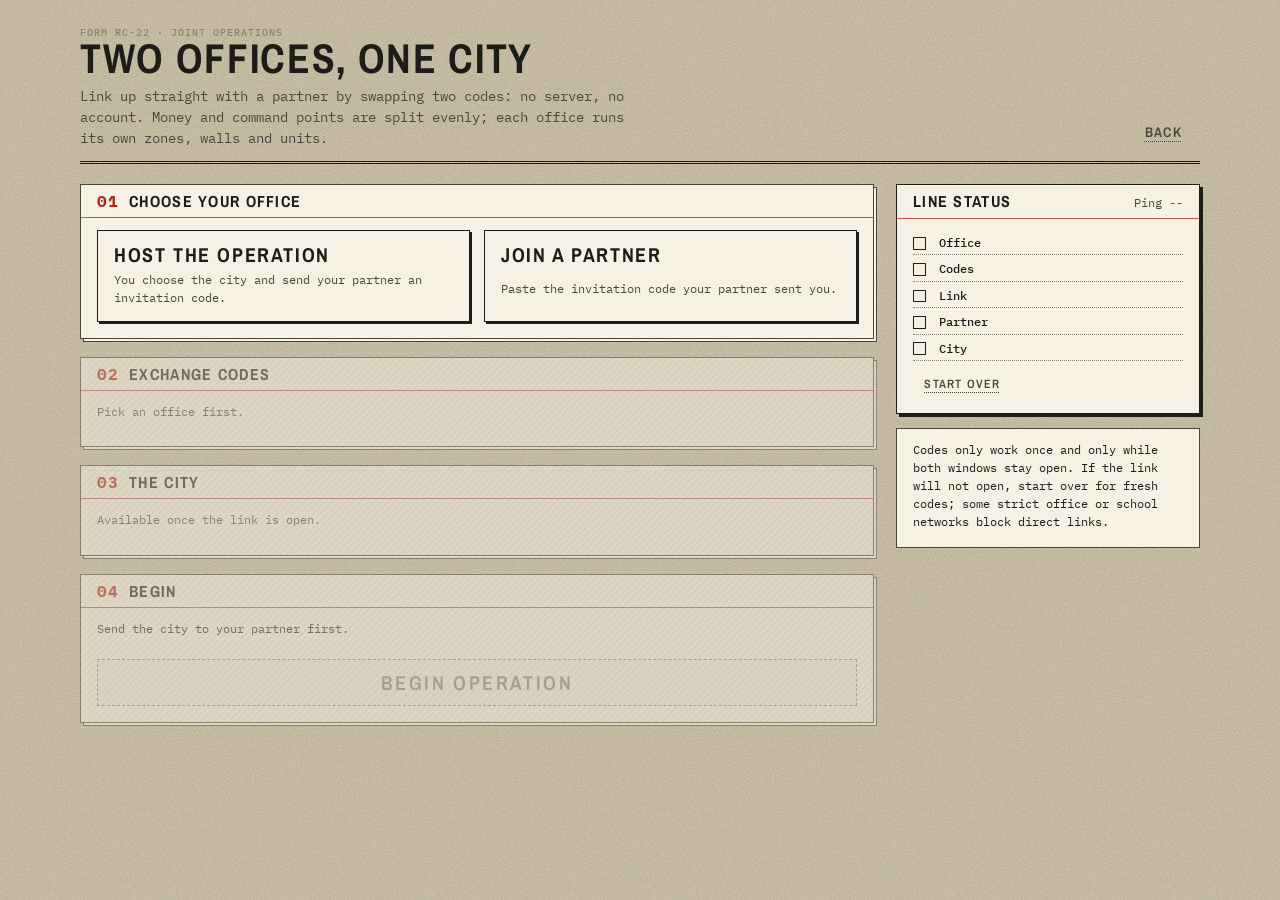
<file: test/coop_harness.html>
<!doctype html>
<html lang="en" data-palette="paper">
<head>
<meta charset="utf-8">
<meta name="viewport" content="width=device-width, initial-scale=1">
<title>Co-op Harness</title>
<link rel="stylesheet" href="../css/base.css">
<style>
  html, body { margin: 0; height: 100%; }
  #app { position: relative; min-height: 100vh; }
  #run { padding: 24px; font: 400 14px/1.5 "IBM Plex Mono", monospace; }
</style>
</head>
<body>
<div id="app"></div>
<script type="module">
// Stand-in for the game session: builds the world from the lobby's hand-over and runs the lockstep loop.
import { openCoopLobby } from '../js/ui/coop_lobby.js';
import { World } from '../js/sim/world.js';
const H = window.__co = { started: false, exited: false, log: [] };
H.lobby = openCoopLobby(document.getElementById('app'), {
  onExit: () => { H.exited = true; },
  onStart: ({ link, map, role, owner, difficulty, mutators, makeDriver }) => {
    const world = new World(map, { owners: 2, difficulty, mutators, stage: 0 });
    const driver = makeDriver(world);
    Object.assign(H, { started: true, link, map, role, owner, difficulty, mutators, world, driver });
    driver.onApply = (cmd, res, local) => { if (local) H.log.push([cmd.t, res.ok, res.reason || '']); };
    driver.onDesync = info => { H.desync = info; };
    driver.onPeer = msg => { H.peer = msg; };
    const out = document.createElement('pre');
    out.id = 'run';
    document.getElementById('app').append(out);
    let last = performance.now();
    setInterval(() => {
      const now = performance.now();
      driver.advance((now - last) / 1000);
      last = now;
      out.textContent = `${role} · owner ${owner} · turn ${driver.turn} · tick ${world.tick} · phase ${world.phase} · civilians ${world.stats.civAlive} · zombies ${world.stats.zombies}${driver.waiting ? ' · waiting for partner' : ''}${H.desync ? ' · DESYNC' : ''}`;
    }, 16);
  },
});
</script>
</body>
</html>
</file>
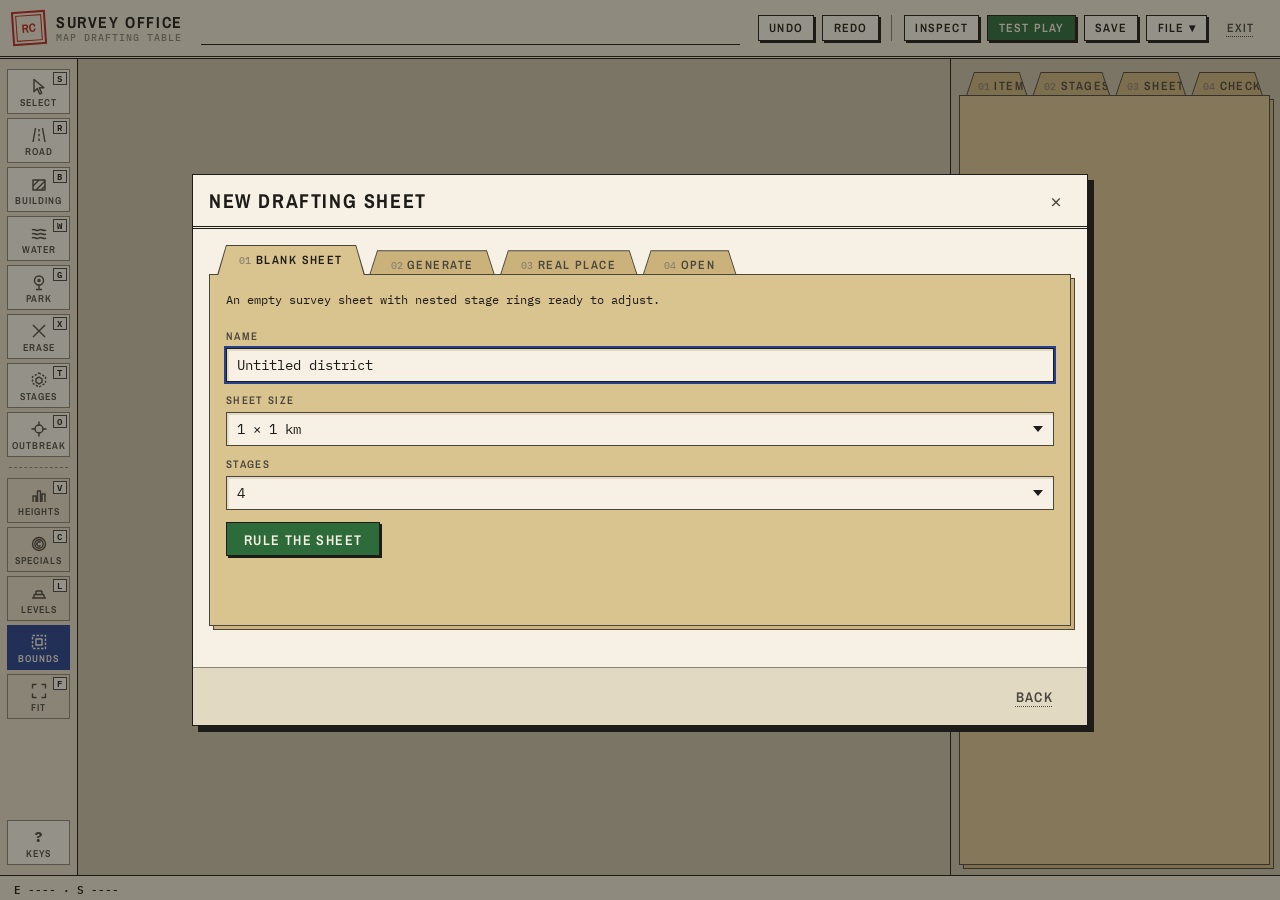
<file: test/editor_harness.html>
<!doctype html>
<html lang="en" data-palette="paper">
<head>
<meta charset="utf-8">
<meta name="viewport" content="width=device-width, initial-scale=1">
<title>Editor Harness</title>
<link rel="stylesheet" href="../css/base.css">
<style>html, body { margin: 0; height: 100%; } #app { position: relative; height: 100vh; }</style>
</head>
<body>
<div id="app"></div>
<script type="module">
import { openEditor } from '../js/ui/editor.js';
const H = window.__harness = { exits: 0, plays: [], api: null };
function open(map) {
  H.api = openEditor(document.getElementById('app'), {
    map,
    onExit: () => { H.exits++; },
    onTestPlay: m => { H.plays.push(m); },
  });
}
H.open = open;
const q = new URLSearchParams(location.search);
if (!q.has('manual')) open(null);
</script>
</body>
</html>
</file>
<file: css/base.css>
@import url('https://fonts.googleapis.com/css2?family=Archivo+Narrow:wght@400;500;600;700&family=IBM+Plex+Mono:ital,wght@0,400;0,500;0,600;0,700;1,400&display=swap');

/* REMAIN CALM design system: printed civil-defence paperwork. Flat ink on paper, hard rules, solid offsets. */

:root,
[data-palette="paper"] {
  --paper: #ECE5D3;
  --paper-2: #E2D9C2;
  --card: #F6F1E4;
  --manila: #D9C38F;
  --manila-2: #CBB27B;
  --desk: #C8BEA6;
  --ink: #1E1C18;
  --ink-2: #4A463D;
  --ink-3: #8A8371;
  --rule-blue: #A3B3C9;
  --rule-red: #C9554A;

  --stamp: #B3261E;
  --approve: #2E6B3A;
  --carbon: #27408B;
  --safety: #D9662B;
  --amber: #C9962A;

  --bronze: #9A5B2E;
  --silver: #8C8C8C;
  --gold: #B38B1D;
  --sapphire: #2B4C9B;
  --emerald: #2C7A4B;
  --ruby: #9B1B30;
  --diamond: #5B8FA8;

  --map-road: #F8F4EA;
  --map-casing: #B9B09A;
  --map-bldg: #CFC6B0;
  --map-bldg-line: #6F6756;
  --map-water: #A7B8BC;
  --map-water-hatch: #8EA2A7;
  --map-park: #B7BD93;
  --map-rubble: #8A8371;
  --map-rail: #6F6756;

  --ag-civ: #2B4A7A;
  --ag-panic: #3F6FB0;
  --ag-zombie: #B0341F;
  --ag-explosive: #E8B800;
  --ag-shielded: #7C8A93;
  --ag-swimmer: #0B7F7A;
  --ag-giant: #5A1208;
  --ag-police: #1F3B5C;
  --ag-militia: #7A5A1F;
  --ag-soldier: #2F5D3A;
  --zone: #D9662B;
  --corridor: #C9962A;

  --ink-blend: multiply;
  --svg-chev: url("data:image/svg+xml,%3Csvg xmlns='http://www.w3.org/2000/svg' width='10' height='6'%3E%3Cpath d='M0 0h10L5 6z' fill='%231E1C18'/%3E%3C/svg%3E");
  --svg-ticks: url("data:image/svg+xml,%3Csvg xmlns='http://www.w3.org/2000/svg' viewBox='0 0 10 22' preserveAspectRatio='none'%3E%3Cpath d='M0.5 14V20' stroke='%234A463D' stroke-width='1' vector-effect='non-scaling-stroke'/%3E%3C/svg%3E");

  color-scheme: light;
}

[data-palette="blueprint"] {
  --paper: #1F4C78;
  --paper-2: #1A4269;
  --card: #245683;
  --manila: #2C6292;
  --manila-2: #23537F;
  --desk: #153656;
  --ink: #EEF3F2;
  --ink-2: #BCD0DC;
  --ink-3: #7FA2BC;
  --rule-blue: #3F6E98;
  --rule-red: #E38878;

  --stamp: #F27A62;
  --approve: #8FD19E;
  --carbon: #CFE0FF;
  --safety: #F39A5B;
  --amber: #E8C15A;

  --bronze: #D89A6A;
  --silver: #CACFD3;
  --gold: #E6C25A;
  --sapphire: #9DB8F2;
  --emerald: #7FD3A2;
  --ruby: #F28C9C;
  --diamond: #A9D8EA;

  --map-road: #2B6496;
  --map-casing: #D3E2EB;
  --map-bldg: #285E90;
  --map-bldg-line: #E1ECF2;
  --map-water: #173E63;
  --map-water-hatch: #3B6E9C;
  --map-park: #2A5C80;
  --map-rubble: #9DBAD0;
  --map-rail: #D8E6EE;

  --ag-civ: #F1F5F6;
  --ag-panic: #A8D4F2;
  --ag-zombie: #FF7A5C;
  --ag-explosive: #FFE01A;
  --ag-shielded: #B7C4CC;
  --ag-swimmer: #5CF2DA;
  --ag-giant: #FF5A3C;
  --ag-police: #0E2A47;
  --ag-militia: #E8C66E;
  --ag-soldier: #9BD88A;
  --zone: #F39A5B;
  --corridor: #E8C15A;

  --ink-blend: normal;
  --svg-chev: url("data:image/svg+xml,%3Csvg xmlns='http://www.w3.org/2000/svg' width='10' height='6'%3E%3Cpath d='M0 0h10L5 6z' fill='%23EEF3F2'/%3E%3C/svg%3E");
  --svg-ticks: url("data:image/svg+xml,%3Csvg xmlns='http://www.w3.org/2000/svg' viewBox='0 0 10 22' preserveAspectRatio='none'%3E%3Cpath d='M0.5 14V20' stroke='%23BCD0DC' stroke-width='1' vector-effect='non-scaling-stroke'/%3E%3C/svg%3E");

  color-scheme: dark;
}

[data-palette="night"] {
  --paper: #1C1D1A;
  --paper-2: #151613;
  --card: #25261F;
  --manila: #312D22;
  --manila-2: #28251C;
  --desk: #0E0F0D;
  --ink: #E4DCC6;
  --ink-2: #B0A891;
  --ink-3: #6F6A5B;
  --rule-blue: #36414F;
  --rule-red: #8A3A32;

  --stamp: #E0574A;
  --approve: #6DAF7A;
  --carbon: #8FA6E0;
  --safety: #E8823F;
  --amber: #D9AE4A;

  --bronze: #C3804D;
  --silver: #A9A9A9;
  --gold: #D4AA3A;
  --sapphire: #7C97DA;
  --emerald: #5FB283;
  --ruby: #D45A6C;
  --diamond: #84B7CC;

  --map-road: #3A3B33;
  --map-casing: #64625A;
  --map-bldg: #2E2F2A;
  --map-bldg-line: #7A7461;
  --map-water: #14232B;
  --map-water-hatch: #27465A;
  --map-park: #1F2A1C;
  --map-rubble: #8A8371;
  --map-rail: #8A836E;

  --ag-civ: #7FA3D8;
  --ag-panic: #A9C6EF;
  --ag-zombie: #E5553B;
  --ag-explosive: #F5D33B;
  --ag-shielded: #A9B4BC;
  --ag-swimmer: #38C9C0;
  --ag-giant: #E64A2C;
  --ag-police: #D8E2EE;
  --ag-militia: #C9A24E;
  --ag-soldier: #7FB57F;
  --zone: #E8823F;
  --corridor: #D9AE4A;

  --ink-blend: normal;
  --svg-chev: url("data:image/svg+xml,%3Csvg xmlns='http://www.w3.org/2000/svg' width='10' height='6'%3E%3Cpath d='M0 0h10L5 6z' fill='%23E4DCC6'/%3E%3C/svg%3E");
  --svg-ticks: url("data:image/svg+xml,%3Csvg xmlns='http://www.w3.org/2000/svg' viewBox='0 0 10 22' preserveAspectRatio='none'%3E%3Cpath d='M0.5 14V20' stroke='%23B0A891' stroke-width='1' vector-effect='non-scaling-stroke'/%3E%3C/svg%3E");

  color-scheme: dark;
}

:root {
  --font-mono: "IBM Plex Mono", ui-monospace, "Cascadia Mono", "Consolas", "Liberation Mono", "Courier New", monospace;
  --font-label: "Archivo Narrow", "Arial Narrow", "Roboto Condensed", "Liberation Sans Narrow", "Helvetica Neue", Arial, sans-serif;

  --ui-scale: 1;
  --fs-0: .625rem;
  --fs-1: .6875rem;
  --fs-2: .75rem;
  --fs-3: .875rem;
  --fs-4: 1rem;
  --fs-5: 1.25rem;
  --fs-6: 1.625rem;
  --fs-7: 2.125rem;
  --fs-8: 3rem;
  --fs-9: 4.5rem;
  --track: .08em;

  --sp-1: .25rem;
  --sp-2: .5rem;
  --sp-3: .75rem;
  --sp-4: 1rem;
  --sp-5: 1.5rem;
  --sp-6: 2rem;

  --mask-ink: url("data:image/svg+xml,%3Csvg xmlns='http://www.w3.org/2000/svg' width='220' height='220'%3E%3Cfilter id='i' x='0' y='0' width='1' height='1'%3E%3CfeTurbulence type='fractalNoise' baseFrequency='.62' numOctaves='3' seed='11' stitchTiles='stitch'/%3E%3CfeColorMatrix values='0 0 0 0 0 0 0 0 0 0 0 0 0 0 0 0 0 0 -7 4.9'/%3E%3C/filter%3E%3Crect width='220' height='220' filter='url(%23i)'/%3E%3C/svg%3E");
  --mask-grain: url("data:image/svg+xml,%3Csvg xmlns='http://www.w3.org/2000/svg' width='260' height='260'%3E%3Cfilter id='g' x='0' y='0' width='1' height='1'%3E%3CfeTurbulence type='fractalNoise' baseFrequency='.85' numOctaves='2' seed='3' stitchTiles='stitch'/%3E%3CfeColorMatrix values='0 0 0 0 0 0 0 0 0 0 0 0 0 0 0 0 0 0 4 -1.7'/%3E%3C/filter%3E%3Crect width='260' height='260' filter='url(%23g)'/%3E%3C/svg%3E");
  --mask-hatch: url("data:image/svg+xml,%3Csvg xmlns='http://www.w3.org/2000/svg' width='7' height='7'%3E%3Cpath d='M-1.75 1.75l3.5-3.5M0 7l7-7M5.25 8.75l3.5-3.5' stroke='%23000' stroke-width='1.05'/%3E%3C/svg%3E");
  --mask-rules: url("data:image/svg+xml,%3Csvg xmlns='http://www.w3.org/2000/svg' width='8' height='22'%3E%3Crect y='21' width='8' height='1'/%3E%3C/svg%3E");
  --mask-tick: url("data:image/svg+xml,%3Csvg xmlns='http://www.w3.org/2000/svg' viewBox='0 0 10 10' preserveAspectRatio='none'%3E%3Cpath d='M0.5 0V10' stroke='%23000' stroke-width='1' vector-effect='non-scaling-stroke'/%3E%3C/svg%3E");
  --mask-perf: url("data:image/svg+xml,%3Csvg xmlns='http://www.w3.org/2000/svg' width='14' height='8'%3E%3Ccircle cx='7' cy='4' r='1.9'/%3E%3C/svg%3E");
  --mask-dots: url("data:image/svg+xml,%3Csvg xmlns='http://www.w3.org/2000/svg' width='4' height='2'%3E%3Crect width='1' height='1'/%3E%3C/svg%3E");

  --shadow-sm: 2px 2px 0 var(--ink);
  --shadow: 3px 3px 0 var(--ink);
  --shadow-lg: 6px 6px 0 var(--ink);
  --stack: 3px 3px 0 -1px var(--card), 3px 3px 0 0 var(--ink-2);
}

/* ---------- base ---------- */

*, *::before, *::after { box-sizing: border-box; }
[hidden] { display: none !important; }

html {
  font-size: calc(16px * var(--ui-scale));
  -webkit-text-size-adjust: 100%;
  text-size-adjust: 100%;
}

body {
  margin: 0;
  background: var(--paper);
  color: var(--ink);
  font: 400 var(--fs-3)/1.5 var(--font-mono);
  -webkit-font-smoothing: antialiased;
  text-rendering: optimizeLegibility;
}

h1, h2, h3, h4 { margin: 0 0 .5em; color: var(--ink); text-transform: uppercase; font-family: var(--font-label); }
h1, .h1 { font: 700 var(--fs-7)/1 var(--font-label); letter-spacing: .04em; text-transform: uppercase; }
h2, .h2 { font: 700 var(--fs-6)/1.05 var(--font-label); letter-spacing: .05em; text-transform: uppercase; }
h3, .h3 { font: 600 var(--fs-4)/1.15 var(--font-label); letter-spacing: var(--track); text-transform: uppercase; }
h4, .h4 { font: 600 var(--fs-3)/1.2 var(--font-label); letter-spacing: .1em; text-transform: uppercase; }
p { margin: 0 0 .8em; max-width: 68ch; }
a { color: var(--carbon); text-decoration: underline; text-decoration-thickness: 1px; text-underline-offset: .18em; }
a:hover { color: var(--ink); }
hr, .rule { border: 0; border-top: 1px solid var(--ink); margin: var(--sp-4) 0; }
.rule-double { border: 0; border-top: 3px double var(--ink); margin: var(--sp-4) 0; }
.rule-faint { border: 0; border-top: 1px solid var(--ink-3); margin: var(--sp-3) 0; }
::selection { background: var(--ink); color: var(--card); }
:focus-visible { outline: 2px dashed var(--carbon); outline-offset: 2px; }
img, canvas, svg { display: block; max-width: 100%; }
button, input, select, textarea { font: inherit; color: inherit; }

* { scrollbar-width: thin; scrollbar-color: var(--ink-2) transparent; }
::-webkit-scrollbar { width: 10px; height: 10px; }
::-webkit-scrollbar-track { background: transparent; border-left: 1px solid var(--ink-3); }
::-webkit-scrollbar-thumb { background: var(--ink-2); border: 3px solid var(--paper); }

.display { font: 700 var(--fs-9)/.88 var(--font-label); letter-spacing: .01em; text-transform: uppercase; margin: 0; }
.label { font: 600 var(--fs-1)/1.2 var(--font-label); letter-spacing: .12em; text-transform: uppercase; color: var(--ink-2); }
.caps { text-transform: uppercase; letter-spacing: var(--track); }
.mono { font-family: var(--font-mono); }
.sans { font-family: var(--font-label); }
.data, .num { font-family: var(--font-mono); font-variant-numeric: tabular-nums; }
.num { text-align: right; }
.small { font-size: var(--fs-2); }
.tiny { font-size: var(--fs-0); }
.muted { color: var(--ink-2); }
.faint { color: var(--ink-3); }
.red { color: var(--stamp); }
.green { color: var(--approve); }
.blue { color: var(--carbon); }
.strike { text-decoration: line-through; text-decoration-thickness: 1px; }
.sr-only { position: absolute; width: 1px; height: 1px; overflow: hidden; clip-path: inset(50%); white-space: nowrap; }

.hstack { display: flex; align-items: center; gap: var(--gap, var(--sp-2)); flex-wrap: wrap; }
.vstack { display: flex; flex-direction: column; gap: var(--gap, var(--sp-2)); }
.spread { display: flex; align-items: baseline; justify-content: space-between; gap: var(--sp-3); }
.grow { flex: 1 1 auto; min-width: 0; }
.gap-1 { --gap: var(--sp-1); } .gap-2 { --gap: var(--sp-2); } .gap-3 { --gap: var(--sp-3); } .gap-4 { --gap: var(--sp-4); } .gap-5 { --gap: var(--sp-5); }

/* desk paper grain overlay for full-page screens: <body class="paper-bg"> */
.paper-bg { isolation: isolate; }
.paper-bg::before {
  content: "";
  position: fixed;
  inset: 0;
  pointer-events: none;
  z-index: -1;
  background: var(--ink);
  opacity: .07;
  -webkit-mask: var(--mask-grain) 0 0 / 260px repeat;
  mask: var(--mask-grain) 0 0 / 260px repeat;
}

.hatch { position: relative; }
.hatch::after {
  content: "";
  position: absolute;
  inset: 0;
  pointer-events: none;
  background: var(--hatch-c, var(--ink-3));
  opacity: var(--hatch-a, .35);
  -webkit-mask: var(--mask-hatch) 0 0 / 7px repeat;
  mask: var(--mask-hatch) 0 0 / 7px repeat;
}

/* ---------- index card ---------- */

.card {
  position: relative;
  background: var(--card);
  color: var(--ink);
  border: 1px solid var(--ink-2);
  padding: var(--sp-3) var(--sp-4) var(--sp-4);
  box-shadow: var(--stack);
}
.card.flat { box-shadow: none; }
.card.raised { box-shadow: var(--shadow); border-color: var(--ink); }
.card-head {
  display: flex;
  align-items: baseline;
  justify-content: space-between;
  gap: var(--sp-3);
  margin: calc(-1 * var(--sp-3)) calc(-1 * var(--sp-4)) var(--sp-3);
  padding: var(--sp-2) var(--sp-4) .4rem;
  border-bottom: 1px solid var(--rule-red);
}
.card-title { font: 700 var(--fs-4)/1.1 var(--font-label); letter-spacing: var(--track); text-transform: uppercase; margin: 0; }
.card-no { font: 500 var(--fs-0)/1 var(--font-mono); letter-spacing: .06em; color: var(--ink-3); white-space: nowrap; }
.card.ruled { background-color: var(--card); }
.card.ruled::before {
  content: "";
  position: absolute;
  inset: calc(2.75rem + 1px) 0 .5rem;
  pointer-events: none;
  background: var(--rule-blue);
  -webkit-mask: var(--mask-rules) 0 0 / 8px 22px repeat;
  mask: var(--mask-rules) 0 0 / 8px 22px repeat;
}
.card.ruled > :not(.card-corner) { position: relative; }
.card.ruled p, .card.ruled li { line-height: 22px; margin: 0; }
.card-corner + .card-head { padding-right: 2rem; }
.card-corner {
  position: absolute;
  top: -1px;
  right: -1px;
  width: 22px;
  height: 22px;
  background: var(--paper-2);
  border-left: 1px solid var(--ink-2);
  border-bottom: 1px solid var(--ink-2);
  clip-path: polygon(0 0, 100% 100%, 0 100%);
}

/* ---------- manila folder + tabs ---------- */

.folder { position: relative; }
.tabs { display: flex; align-items: flex-end; gap: 3px; padding: 0 var(--sp-4); margin-bottom: -1px; position: relative; }
.tab {
  position: relative;
  isolation: isolate;
  appearance: none;
  border: 0;
  margin: 0;
  padding: .55rem 1.4rem .45rem;
  min-width: 6rem;
  background: var(--ink-2);
  color: var(--ink-2);
  font: 600 var(--fs-2)/1 var(--font-label);
  letter-spacing: .12em;
  text-transform: uppercase;
  cursor: pointer;
  clip-path: polygon(9px 0, calc(100% - 9px) 0, 100% 100%, 0 100%);
  transform: translateY(3px);
  z-index: 0;
}
.tab::before {
  content: "";
  position: absolute;
  inset: 1px 1px 0 1px;
  background: var(--manila-2);
  clip-path: polygon(8.6px 0, calc(100% - 8.6px) 0, 100% 100%, 0 100%);
  z-index: -1;
}
.tab:hover::before { background: color-mix(in srgb, var(--manila-2) 50%, var(--manila)); }
.tab .tab-no { font: 500 var(--fs-0)/1 var(--font-mono); color: var(--ink-3); margin-right: .45em; letter-spacing: 0; }
.tab.is-active, .tab[aria-selected="true"] { color: var(--ink); transform: none; z-index: 2; padding-bottom: .6rem; }
.tab.is-active::before, .tab[aria-selected="true"]::before { background: var(--manila); bottom: -1px; }
.tab:focus-visible { outline: none; text-decoration: underline 2px; text-underline-offset: .25em; }
.folder-body {
  position: relative;
  z-index: 1;
  background: var(--manila);
  color: var(--ink);
  border: 1px solid var(--ink-2);
  padding: var(--sp-4);
  box-shadow: 4px 4px 0 -1px var(--manila-2), 4px 4px 0 0 var(--ink-2);
}
.folder-label {
  display: inline-block;
  font: 500 var(--fs-0)/1 var(--font-mono);
  letter-spacing: .08em;
  color: var(--ink-2);
  border: 1px solid var(--ink-3);
  background: var(--card);
  padding: .3em .5em;
}

/* ---------- buttons ---------- */

.btn {
  --btn-bg: var(--card);
  --btn-fg: var(--ink);
  --btn-edge: var(--ink);
  position: relative;
  display: inline-flex;
  align-items: center;
  justify-content: center;
  gap: .55em;
  padding: .58rem 1.05rem .52rem;
  font: 600 var(--fs-3)/1 var(--font-label);
  letter-spacing: .1em;
  text-transform: uppercase;
  text-decoration: none;
  white-space: nowrap;
  color: var(--btn-fg);
  background: var(--btn-bg);
  border: 1px solid var(--btn-edge);
  border-radius: 0;
  box-shadow: 2px 2px 0 var(--btn-edge);
  cursor: pointer;
  user-select: none;
}
.btn:hover { background: color-mix(in srgb, var(--btn-bg) 82%, var(--ink-3)); }
.btn:active { transform: translate(2px, 2px); box-shadow: 0 0 0 var(--btn-edge); }
.btn.is-on, .btn[aria-pressed="true"] { --btn-bg: var(--ink); --btn-fg: var(--card); }
.btn-primary { --btn-bg: var(--stamp); --btn-fg: var(--card); --btn-edge: var(--ink); }
.btn-primary:hover { background: color-mix(in srgb, var(--stamp) 84%, var(--ink)); }
.btn-go { --btn-bg: var(--approve); --btn-fg: var(--card); }
.btn-go:hover { background: color-mix(in srgb, var(--approve) 84%, var(--ink)); }
.btn-ghost {
  --btn-bg: transparent;
  box-shadow: none;
  border-color: transparent;
  color: var(--ink-2);
  text-decoration: underline 1px dotted;
  text-underline-offset: .3em;
}
.btn-ghost:hover { background: transparent; color: var(--ink); border-color: var(--ink-3); border-style: dashed; text-decoration: none; }
.btn-ghost:active { transform: none; }
.btn-sm { padding: .4rem .65rem .36rem; font-size: var(--fs-2); }
.btn-lg { padding: .8rem 1.6rem .72rem; font-size: var(--fs-5); letter-spacing: .12em; box-shadow: 3px 3px 0 var(--btn-edge); }
.btn-lg:active { transform: translate(3px, 3px); }
.btn-block { display: flex; width: 100%; }
.btn-icon { padding: .45rem; min-width: 2rem; font-family: var(--font-mono); letter-spacing: 0; }
.btn .keycap { font-size: var(--fs-0); margin: -.2em -.25em -.2em .1em; }
.btn:disabled, .btn[aria-disabled="true"], .btn.is-disabled {
  color: var(--ink-3);
  background: transparent;
  border: 1px dashed var(--ink-3);
  box-shadow: none;
  cursor: not-allowed;
  transform: none;
}
.btn:disabled::after, .btn[aria-disabled="true"]::after, .btn.is-disabled::after {
  content: "";
  position: absolute;
  inset: 0;
  background: var(--ink-3);
  opacity: .28;
  pointer-events: none;
  -webkit-mask: var(--mask-hatch) 0 0 / 7px repeat;
  mask: var(--mask-hatch) 0 0 / 7px repeat;
}

.seg { display: inline-flex; border: 1px solid var(--ink); box-shadow: 2px 2px 0 var(--ink); background: var(--card); }
.seg > button, .seg > .seg-item {
  appearance: none;
  border: 0;
  border-right: 1px solid var(--ink);
  background: transparent;
  color: var(--ink-2);
  padding: .45rem .75rem .4rem;
  font: 600 var(--fs-2)/1 var(--font-label);
  letter-spacing: .1em;
  text-transform: uppercase;
  cursor: pointer;
  white-space: nowrap;
}
.seg > :last-child { border-right: 0; }
.seg > button:hover { background: var(--paper-2); color: var(--ink); }
.seg > .is-on, .seg > [aria-pressed="true"], .seg > [aria-checked="true"] { background: var(--ink); color: var(--card); }
.seg > button:disabled { color: var(--ink-3); cursor: not-allowed; }

/* ---------- rubber stamp ---------- */

.stamp {
  --stamp-c: var(--stamp);
  --rot: -3deg;
  display: inline-block;
  padding: .42em .7em .36em;
  color: var(--stamp-c);
  border: 2.5px solid var(--stamp-c);
  outline: 1px solid var(--stamp-c);
  outline-offset: -6px;
  font: 700 var(--fs-5)/1 var(--font-label);
  letter-spacing: .14em;
  text-transform: uppercase;
  white-space: nowrap;
  transform: rotate(var(--rot));
  mix-blend-mode: var(--ink-blend);
  -webkit-mask: var(--mask-ink) 0 0 / 220px repeat;
  mask: var(--mask-ink) 0 0 / 220px repeat;
  user-select: none;
}
.stamp small { display: block; font: 600 .45em/1.2 var(--font-mono); letter-spacing: .1em; margin-top: .3em; }
.stamp-sm { font-size: var(--fs-2); border-width: 1.5px; outline-offset: -4px; padding: .45em .6em .38em; }
.stamp-lg { font-size: var(--fs-8); border-width: 4px; outline-width: 1.5px; outline-offset: -10px; padding: .32em .5em .26em; }
.stamp-green { --stamp-c: var(--approve); }
.stamp-blue { --stamp-c: var(--carbon); }
.stamp-ink { --stamp-c: var(--ink-2); }
.stamp-orange { --stamp-c: var(--safety); }
.tilt-1 { --rot: -4deg; } .tilt-2 { --rot: -1.5deg; } .tilt-3 { --rot: 1.5deg; } .tilt-4 { --rot: 3deg; }
.stamp-round {
  display: inline-grid;
  place-items: center;
  width: var(--size, 7.5rem);
  height: var(--size, 7.5rem);
  padding: 0;
  border-radius: 50%;
  outline: 0;
  box-shadow: inset 0 0 0 4px var(--card), inset 0 0 0 5px var(--stamp-c);
  text-align: center;
  font-size: var(--fs-4);
  line-height: 1.05;
}

/* badge tiers */
.badge {
  --tier: var(--ink-2);
  display: inline-flex;
  align-items: center;
  gap: .45em;
  padding: .32em .6em .28em;
  color: var(--tier);
  background: var(--card);
  border: 1px solid var(--tier);
  box-shadow: 2px 2px 0 -1px var(--card), 2px 2px 0 0 var(--tier);
  font: 700 var(--fs-1)/1 var(--font-label);
  letter-spacing: .16em;
  text-transform: uppercase;
  white-space: nowrap;
}
.badge::before { content: ""; width: .55em; height: .55em; background: var(--tier); transform: rotate(45deg); flex: none; }
.badge.solid { background: var(--tier); color: var(--card); box-shadow: 2px 2px 0 var(--ink); border-color: var(--ink); }
.badge.solid::before { background: var(--card); }
.badge.none { --tier: var(--ink-3); border-style: dashed; box-shadow: none; }
.badge.none::before { background: transparent; border: 1px solid var(--tier); }
.badge-bronze { --tier: var(--bronze); }
.badge-silver { --tier: var(--silver); }
.badge-gold { --tier: var(--gold); }
.badge-sapphire { --tier: var(--sapphire); }
.badge-emerald { --tier: var(--emerald); }
.badge-ruby { --tier: var(--ruby); }
.badge-diamond { --tier: var(--diamond); }
.seal {
  --tier: var(--ink-2);
  --size: 6.5rem;
  display: inline-grid;
  place-content: center;
  width: var(--size);
  height: var(--size);
  border-radius: 50%;
  border: 3px solid var(--tier);
  box-shadow: inset 0 0 0 3px var(--card), inset 0 0 0 4px var(--tier);
  color: var(--tier);
  text-align: center;
  font: 700 calc(var(--size) * .17)/1 var(--font-label);
  letter-spacing: .04em;
  text-transform: uppercase;
  transform: rotate(var(--rot, -6deg));
  mix-blend-mode: var(--ink-blend);
  -webkit-mask: var(--mask-ink) 0 0 / 220px repeat;
  mask: var(--mask-ink) 0 0 / 220px repeat;
}
.seal small { display: block; font: 600 calc(var(--size) * .085)/1.3 var(--font-mono); letter-spacing: .12em; }

/* ---------- ledger table ---------- */

.table {
  width: 100%;
  border-collapse: collapse;
  font: 400 var(--fs-2)/1.35 var(--font-mono);
  font-variant-numeric: tabular-nums;
  color: var(--ink);
}
.table caption { caption-side: top; text-align: left; padding-bottom: .4em; font: 600 var(--fs-1)/1.2 var(--font-label); letter-spacing: .12em; text-transform: uppercase; color: var(--ink-2); }
.table th {
  padding: .5em .6em .38em;
  text-align: left;
  vertical-align: bottom;
  font: 600 var(--fs-1)/1.1 var(--font-label);
  letter-spacing: .12em;
  text-transform: uppercase;
  color: var(--ink-2);
  border-bottom: 2px solid var(--ink);
  white-space: nowrap;
}
.table td { padding: .36em .6em .32em; border-bottom: 1px solid color-mix(in srgb, var(--ink-3) 60%, transparent); vertical-align: baseline; }
.table th.num, .table td.num { text-align: right; }
.table tbody tr:hover td { background: color-mix(in srgb, var(--ink-3) 12%, transparent); }
.table tbody tr.is-sel td { background: color-mix(in srgb, var(--amber) 22%, transparent); }
.table tfoot td { border-top: 3px double var(--ink); border-bottom: 0; font-weight: 600; padding-top: .45em; }
.table.ledger th:first-child, .table.ledger td:first-child { border-right: 1px solid var(--rule-red); box-shadow: inset -3px 0 0 -2px var(--rule-red); padding-right: .8em; }
.table.compact td, .table.compact th { padding: .22em .45em .2em; }
.table .dim { color: var(--ink-3); }

/* key / value with dotted leader: <div class="kv"><span>Range</span><i></i><b>240 m</b></div> */
.kv { display: flex; align-items: baseline; gap: .35em; font: 400 var(--fs-2)/1.45 var(--font-mono); }
.kv > i { flex: 1 1 1em; min-width: .8em; height: .7em; border-bottom: 1px dotted var(--ink-3); }
.kv > span, .kv > b { white-space: nowrap; }
.kv > b { font-weight: 600; font-variant-numeric: tabular-nums; }

/* ---------- form fields ---------- */

.field { display: grid; gap: .32rem; min-width: 0; }
.field > label, .field-label { font: 600 var(--fs-1)/1.15 var(--font-label); letter-spacing: .12em; text-transform: uppercase; color: var(--ink-2); }
.field .hint { font: 400 var(--fs-1)/1.35 var(--font-mono); color: var(--ink-3); }
.field .error { font: 500 var(--fs-1)/1.35 var(--font-mono); color: var(--stamp); }
.field.inline { grid-template-columns: auto 1fr; align-items: center; gap: .6rem; }

.input, .select, textarea.input {
  width: 100%;
  min-width: 0;
  padding: .46rem .6rem .42rem;
  font: 400 var(--fs-3)/1.3 var(--font-mono);
  color: var(--ink);
  background: var(--card);
  border: 1px solid var(--ink-2);
  border-radius: 0;
  box-shadow: inset 2px 2px 0 var(--paper-2);
  outline: none;
}
textarea.input { resize: vertical; min-height: 6rem; line-height: 1.5; }
.input::placeholder { color: var(--ink-3); }
.input:focus, .select:focus { border-color: var(--ink); box-shadow: inset 2px 2px 0 var(--paper-2), 0 0 0 2px var(--carbon); }
.input.line { background: transparent; border: 0; border-bottom: 1px solid var(--ink); box-shadow: none; padding-left: .1rem; }
.input.line:focus { box-shadow: 0 2px 0 0 var(--carbon); }
.input.is-invalid { border-color: var(--stamp); }
.input:disabled, .select:disabled { color: var(--ink-3); border-style: dashed; background: transparent; box-shadow: none; }
.select {
  appearance: none;
  -webkit-appearance: none;
  padding-right: 2rem;
  cursor: pointer;
  background-image: var(--svg-chev);
  background-repeat: no-repeat;
  background-position: right .65rem center;
  background-size: 10px 6px;
}
.select option { background: var(--card); color: var(--ink); }

.toggle { display: inline-flex; align-items: center; gap: .6rem; cursor: pointer; font: 600 var(--fs-2)/1.2 var(--font-label); letter-spacing: .1em; text-transform: uppercase; color: var(--ink-2); user-select: none; }
.toggle > input { position: absolute; opacity: 0; width: 1px; height: 1px; pointer-events: none; }
.toggle-track {
  position: relative;
  flex: none;
  width: 2.75rem;
  height: 1.3rem;
  background: var(--card);
  border: 1px solid var(--ink);
  box-shadow: inset 2px 2px 0 var(--paper-2);
}
.toggle-track::before {
  content: "";
  position: absolute;
  top: 2px;
  left: 2px;
  width: calc(1.3rem - 6px);
  height: calc(1.3rem - 6px);
  background: var(--ink-3);
  border: 1px solid var(--ink-2);
}
.toggle-track::after {
  content: "OFF";
  position: absolute;
  right: .3rem;
  top: 50%;
  transform: translateY(-50%);
  font: 600 .5rem/1 var(--font-mono);
  letter-spacing: .04em;
  color: var(--ink-3);
}
.toggle > input:checked + .toggle-track { background: var(--ink); box-shadow: none; }
.toggle > input:checked + .toggle-track::before { left: auto; right: 2px; background: var(--card); border-color: var(--card); }
.toggle > input:checked + .toggle-track::after { content: "ON"; right: auto; left: .38rem; color: var(--card); }
.toggle > input:focus-visible + .toggle-track { outline: 2px dashed var(--carbon); outline-offset: 2px; }
.toggle > input:disabled + .toggle-track { border-style: dashed; opacity: .6; }
.toggle:hover { color: var(--ink); }

.check { display: inline-flex; align-items: center; gap: .5rem; cursor: pointer; font: 400 var(--fs-2)/1.3 var(--font-mono); }
.check > input { appearance: none; -webkit-appearance: none; flex: none; width: 1rem; height: 1rem; margin: 0; border: 1px solid var(--ink); background: var(--card); display: grid; place-items: center; cursor: pointer; }
.check > input::before { content: ""; width: .6rem; height: .6rem; background: var(--ink); clip-path: polygon(0 12%, 12% 0, 50% 38%, 88% 0, 100% 12%, 62% 50%, 100% 88%, 88% 100%, 50% 62%, 12% 100%, 0 88%, 38% 50%); transform: scale(0); }
.check > input:checked::before { transform: scale(1); }
.check > input:focus-visible { outline: 2px dashed var(--carbon); outline-offset: 2px; }

.slider {
  appearance: none;
  -webkit-appearance: none;
  width: 100%;
  height: 22px;
  margin: 0;
  background: transparent var(--svg-ticks) 6px 0 / calc((100% - 12px) / 10) 22px repeat-x;
  cursor: pointer;
}
.slider::-webkit-slider-runnable-track { height: 1px; background: var(--ink); border: 0; }
.slider::-webkit-slider-thumb {
  -webkit-appearance: none;
  width: 12px;
  height: 20px;
  margin-top: -10px;
  background: var(--card);
  border: 1px solid var(--ink);
  box-shadow: 2px 2px 0 var(--ink);
}
.slider::-moz-range-track { height: 1px; background: var(--ink); }
.slider::-moz-range-thumb { width: 10px; height: 18px; border-radius: 0; background: var(--card); border: 1px solid var(--ink); box-shadow: 2px 2px 0 var(--ink); }
.slider:focus-visible { outline: 2px dashed var(--carbon); outline-offset: 4px; }
.slider:disabled { opacity: .5; cursor: not-allowed; }

/* ---------- keycap ---------- */

.keycap, kbd {
  display: inline-block;
  min-width: 1.75em;
  padding: .2em .45em .1em;
  font: 600 var(--fs-1)/1.25 var(--font-mono);
  text-align: center;
  text-transform: uppercase;
  color: var(--ink);
  background: var(--card);
  border: 1px solid var(--ink-2);
  border-bottom-width: 3px;
  vertical-align: .08em;
  white-space: nowrap;
}
.keycap.wide { min-width: 4.5em; }
.keycap.is-down { border-bottom-width: 1px; transform: translateY(2px); }

/* ---------- budget meter ---------- */
/* <div class="meter" style="--v:.62;--q:.08"><i class="meter-fill"></i><i class="meter-quote"></i></div> */

.meter {
  --v: 0;
  --q: 0;
  position: relative;
  height: 1rem;
  background: var(--card);
  border: 1px solid var(--ink);
  overflow: hidden;
}
.meter-fill, .meter-quote { position: absolute; top: 0; bottom: 0; display: block; }
.meter-fill { left: 0; width: calc(min(var(--v), 1) * 100%); background: var(--ink-2); }
.meter-quote { left: calc(min(var(--v), 1) * 100%); width: calc(max(0, min(var(--q), 1 - var(--v))) * 100%); background: var(--safety); }
.meter-quote::after {
  content: "";
  position: absolute;
  inset: 0;
  background: var(--card);
  opacity: .45;
  -webkit-mask: var(--mask-hatch) 0 0 / 7px repeat;
  mask: var(--mask-hatch) 0 0 / 7px repeat;
}
.meter::after {
  content: "";
  position: absolute;
  inset: 0;
  pointer-events: none;
  background: var(--ink);
  opacity: .55;
  -webkit-mask: var(--mask-tick) 0 0 / 10% 32% repeat-x, var(--mask-tick) 0 0 / 50% 62% repeat-x;
  mask: var(--mask-tick) 0 0 / 10% 32% repeat-x, var(--mask-tick) 0 0 / 50% 62% repeat-x;
}
.meter.warn .meter-fill { background: var(--amber); }
.meter.over .meter-fill { background: var(--stamp); }
.meter.go .meter-fill { background: var(--approve); }
.meter.thin { height: .5rem; }
.meter.thin::after { display: none; }
.meter-row { display: flex; align-items: baseline; justify-content: space-between; gap: var(--sp-2); margin-bottom: .3rem; }
.meter-row .label { white-space: nowrap; }
.meter-val { font: 600 var(--fs-3)/1 var(--font-mono); font-variant-numeric: tabular-nums; }
.meter-val small { font-weight: 400; color: var(--ink-3); }

/* ---------- ticker tape + log ---------- */

.ticker {
  position: relative;
  overflow: hidden;
  white-space: nowrap;
  background: var(--card);
  border-top: 1px solid var(--ink);
  border-bottom: 1px solid var(--ink);
  padding: .55rem 0 .4rem;
  font: 500 var(--fs-2)/1.2 var(--font-mono);
  color: var(--ink);
}
.ticker::before {
  content: "";
  position: absolute;
  left: 0;
  right: 0;
  top: 2px;
  height: 8px;
  background: var(--paper-2);
  -webkit-mask: var(--mask-perf) 0 0 / 14px 8px repeat-x;
  mask: var(--mask-perf) 0 0 / 14px 8px repeat-x;
  opacity: .9;
}
.ticker-track { display: inline-flex; gap: 2.5rem; padding: .25rem 1rem 0; }
.ticker.scroll .ticker-track { animation: rc-ticker var(--ticker-sec, 40s) linear infinite; }
.ticker:hover .ticker-track { animation-play-state: paused; }
@keyframes rc-ticker { from { transform: translateX(0); } to { transform: translateX(-50%); } }
.tick { display: inline-flex; gap: .7em; align-items: baseline; }
.tick > time, .tick > .t { color: var(--ink-3); font-weight: 400; }
.tick.warn { color: var(--amber); }
.tick.alert { color: var(--stamp); font-weight: 700; text-transform: uppercase; letter-spacing: .04em; }
.tick.alert::before { content: ""; width: .55em; height: .55em; background: var(--stamp); align-self: center; }
.tick.good { color: var(--approve); }

.log { list-style: none; margin: 0; padding: 0; font: 400 var(--fs-2)/1.45 var(--font-mono); color: var(--ink); }
.log > li { display: grid; grid-template-columns: 4.2em 1fr; gap: .5em; padding: .12em 0; border-bottom: 1px dotted color-mix(in srgb, var(--ink-3) 60%, transparent); }
.log > li > time, .log > li > .t { color: var(--ink-3); }
.log > li.warn { color: color-mix(in srgb, var(--amber) 70%, var(--ink)); }
.log > li.alert { color: var(--stamp); font-weight: 600; }
.log > li.good { color: var(--approve); }
.log > li.is-new { animation: rc-type .5s steps(6, end); }
@keyframes rc-type { from { clip-path: inset(0 100% 0 0); } to { clip-path: inset(0 0 0 0); } }

/* ---------- tooltip ---------- */

.tooltip {
  position: absolute;
  z-index: 60;
  pointer-events: none;
  max-width: 17.5rem;
  padding: .5rem .65rem .55rem;
  background: var(--card);
  color: var(--ink);
  border: 1px solid var(--ink);
  box-shadow: 2px 2px 0 var(--ink);
  font: 400 var(--fs-1)/1.45 var(--font-mono);
}
.tooltip-title { margin: 0 0 .35rem; padding-bottom: .3rem; border-bottom: 1px solid var(--ink-3); font: 700 var(--fs-2)/1.1 var(--font-label); letter-spacing: .1em; text-transform: uppercase; }
.tooltip-sub { color: var(--ink-3); font-size: var(--fs-0); letter-spacing: .06em; text-transform: uppercase; }
.tooltip .kv { font-size: var(--fs-1); }
.tooltip[data-side]::after {
  content: "";
  position: absolute;
  width: 8px;
  height: 8px;
  background: var(--card);
  border: 1px solid var(--ink);
  border-width: 0 1px 1px 0;
}
.tooltip[data-side="top"]::after { left: 14px; bottom: -5px; transform: rotate(45deg); }
.tooltip[data-side="bottom"]::after { left: 14px; top: -5px; transform: rotate(225deg); }
.tooltip.is-static { position: relative; pointer-events: auto; display: inline-block; }

/* ---------- modal ---------- */

.modal-backdrop {
  position: fixed;
  inset: 0;
  z-index: 100;
  display: grid;
  place-items: center;
  padding: 16px;
  background: color-mix(in srgb, var(--ink) 45%, transparent);
}
.modal {
  position: relative;
  display: flex;
  flex-direction: column;
  width: min(36rem, 100%);
  max-height: calc(100vh - 32px);
  background: var(--card);
  color: var(--ink);
  border: 1px solid var(--ink);
  box-shadow: var(--shadow-lg);
}
.modal.wide { width: min(56rem, 100%); }
.modal-head {
  display: flex;
  align-items: center;
  justify-content: space-between;
  gap: var(--sp-3);
  padding: .7rem 1rem .6rem;
  border-bottom: 3px double var(--ink);
}
.modal-title { margin: 0; font: 700 var(--fs-5)/1 var(--font-label); letter-spacing: .08em; text-transform: uppercase; }
.modal-close {
  appearance: none;
  border: 1px solid transparent;
  background: transparent;
  width: 1.9rem;
  height: 1.9rem;
  display: grid;
  place-items: center;
  font: 400 var(--fs-5)/1 var(--font-mono);
  color: var(--ink-2);
  cursor: pointer;
}
.modal-close:hover { border-color: var(--ink); color: var(--ink); }
.modal-body { padding: 1rem; overflow: auto; }
.modal-foot { display: flex; justify-content: flex-end; flex-wrap: wrap; gap: .6rem; padding: .75rem 1rem; border-top: 1px solid var(--ink-3); background: var(--paper-2); }
.modal-foot .grow { margin-right: auto; }

/* ---------- misc print furniture ---------- */

.sheet { background: var(--paper); border: 1px solid var(--ink-2); box-shadow: 4px 4px 0 var(--desk), 4px 4px 0 1px var(--ink-3); padding: var(--sp-5); }
.form-no { font: 500 var(--fs-0)/1 var(--font-mono); letter-spacing: .1em; color: var(--ink-3); text-transform: uppercase; }
.swatch { display: inline-block; width: 1rem; height: 1rem; border: 1px solid var(--ink-2); vertical-align: -.2em; background: var(--sw, var(--ink)); }
.chip { display: inline-flex; align-items: center; gap: .35em; padding: .18em .45em .14em; border: 1px solid var(--ink-3); font: 500 var(--fs-1)/1.1 var(--font-mono); color: var(--ink-2); background: var(--card); }
.chip.is-on { border-color: var(--ink); color: var(--ink); box-shadow: 1px 1px 0 var(--ink); }
.leader { flex: 1 1 auto; border-bottom: 1px dotted var(--ink-3); transform: translateY(-.3em); }
.cut { border: 0; border-top: 1px dashed var(--ink-3); margin: var(--sp-4) 0; position: relative; }

@media (prefers-reduced-motion: reduce) {
  .ticker.scroll .ticker-track, .log > li.is-new { animation: none; }
}
</file>
<file: css/shell.css>
/* REMAIN CALM shell: menus outside a match. Builds on css/base.css components. */

:root {
  --sheet-shadow: color-mix(in srgb, var(--ink) 24%, transparent);
  --mask-print: url("data:image/svg+xml,%3Csvg xmlns='http://www.w3.org/2000/svg' width='300' height='300'%3E%3Cfilter id='p' x='0' y='0' width='1' height='1'%3E%3CfeTurbulence type='fractalNoise' baseFrequency='.75' numOctaves='2' seed='5' stitchTiles='stitch'/%3E%3CfeColorMatrix values='0 0 0 0 0 0 0 0 0 0 0 0 0 0 0 0 0 0 -16 12.7'/%3E%3C/filter%3E%3Crect width='300' height='300' filter='url(%23p)'/%3E%3C/svg%3E");
}

html, body { min-height: 100%; }
body { background: var(--desk); overflow-x: hidden; }
#app { min-height: 100vh; display: flow-root; }
#app[hidden] { display: none; }
.noscript { padding: 2rem; font-family: var(--font-mono); }

/* ---------- screen sheet ---------- */

.screen {
  position: relative;
  width: min(1520px, calc(100% - 32px));
  min-height: calc(100vh - 36px);
  margin: 18px auto;
  padding: 18px 26px 26px;
  display: flex;
  flex-direction: column;
  gap: 18px;
  background: var(--paper);
  border: 1px solid var(--ink-2);
  box-shadow: 6px 6px 0 var(--sheet-shadow);
}
.masthead {
  display: grid;
  grid-template-columns: minmax(0, 1fr) auto auto;
  align-items: end;
  gap: 18px;
  padding-bottom: 10px;
  border-bottom: 3px double var(--ink);
}
.mast-id { display: grid; gap: 4px; min-width: 0; }
.mast-title { margin: 0; font: 700 clamp(1.9rem, 3vw, 2.6rem)/.92 var(--font-label); letter-spacing: .03em; text-transform: uppercase; }
.mast-sub { font: 400 var(--fs-2)/1.3 var(--font-mono); color: var(--ink-2); }
.mast-tools { display: flex; gap: 10px; align-items: center; flex-wrap: wrap; justify-content: flex-end; }
.mast-back { align-self: end; }
.screen-body { flex: 1 1 auto; min-height: 0; display: flex; flex-direction: column; gap: 18px; }

.col-2 { display: grid; grid-template-columns: minmax(0, 1fr) minmax(300px, 380px); gap: 22px; align-items: start; }
.section-head { display: flex; align-items: baseline; justify-content: space-between; gap: 12px; border-bottom: 1px solid var(--ink); padding-bottom: 4px; margin: 0 0 10px; }
.section-head .h3, .section-head h3 { margin: 0; }
.empty-note { padding: 18px; border: 1px dashed var(--ink-3); color: var(--ink-2); font: 400 var(--fs-2)/1.5 var(--font-mono); text-align: center; }
.err-text { color: var(--stamp); font: 500 var(--fs-2)/1.4 var(--font-mono); }
.ok-text { color: var(--approve); font: 500 var(--fs-2)/1.4 var(--font-mono); }
.slider-row { display: grid; grid-template-columns: minmax(0, 1fr) 4.6rem; align-items: center; gap: 10px; }
.slider-val { font: 600 var(--fs-2)/1 var(--font-mono); text-align: right; font-variant-numeric: tabular-nums; }
.btn-row { display: flex; gap: 10px; flex-wrap: wrap; align-items: center; }
.btn-row .grow { flex: 1 1 auto; }
.is-typing::after { content: "_"; animation: rc-caret .8s steps(1) infinite; }
@keyframes rc-caret { 50% { opacity: 0; } }

/* ---------- title bulletin ---------- */

.title-screen {
  background: transparent;
  border: 0;
  box-shadow: none;
  padding: 0;
  display: grid;
  place-items: center;
  min-height: 100vh;
  margin: 0 auto;
}
.bulletin {
  position: relative;
  width: min(1280px, calc(100vw - 40px));
  margin: 24px 0;
  padding: 18px 34px 0;
  background: var(--paper);
  border: 1px solid var(--ink-2);
  box-shadow: 7px 7px 0 var(--sheet-shadow);
  transform: rotate(-.35deg);
}
.bull-top {
  display: flex;
  justify-content: space-between;
  gap: 16px;
  padding-bottom: 8px;
  border-bottom: 3px double var(--ink);
  font: 600 var(--fs-1)/1 var(--font-label);
  letter-spacing: .16em;
  text-transform: uppercase;
  color: var(--ink-2);
}
.bull-grid { display: grid; grid-template-columns: minmax(0, 1.18fr) minmax(320px, 1fr); gap: 40px; padding: 26px 0 22px; }
.bull-main { position: relative; min-width: 0; }
.wordmark {
  margin: 0;
  font: 700 clamp(5.2rem, 12.6vw, 11.6rem)/.8 var(--font-label);
  letter-spacing: -.012em;
  text-transform: uppercase;
  color: var(--ink);
  -webkit-mask: var(--mask-print) 0 0 / 300px repeat;
  mask: var(--mask-print) 0 0 / 300px repeat;
}
.wm-line { display: block; width: max-content; }
.wm-line + .wm-line { margin-top: .04em; }
.title-stamp {
  position: absolute;
  --rot: -7deg;
  left: calc(clamp(5.2rem, 12.6vw, 11.6rem) * 2.42);
  top: calc(clamp(5.2rem, 12.6vw, 11.6rem) * .98);
  font-size: clamp(.95rem, 1.6vw, 1.35rem);
  line-height: 1.08;
  text-align: center;
  white-space: nowrap;
}
.title-seal { position: absolute; right: 3%; bottom: -6px; color: var(--carbon); --tier: var(--carbon); }
.bull-rule { height: 0; border-top: 1px solid var(--ink); margin: 30px 0 14px; }
.bull-lede { font: 600 var(--fs-3)/1.4 var(--font-label); letter-spacing: .06em; text-transform: uppercase; margin: 0 0 8px; color: var(--ink-2); }
.notice { margin: 0; padding: 0 0 0 1.6em; font: 400 var(--fs-3)/1.75 var(--font-mono); }
.notice li { min-height: 1.75em; }
.notice li::marker { font-weight: 600; color: var(--stamp); }

.directory { display: flex; flex-direction: column; min-width: 0; border-left: 1px solid var(--ink); padding-left: 30px; }
.dir-head { display: flex; align-items: baseline; justify-content: space-between; border-bottom: 2px solid var(--ink); padding-bottom: 6px; }
.dir-head .h3 { margin: 0; }
.dir-list { list-style: none; margin: 0; padding: 0; }
.dir-item {
  position: relative;
  isolation: isolate;
  display: grid;
  grid-template-columns: .95rem 2rem auto minmax(1.5rem, 1fr) auto;
  align-items: center;
  gap: .65rem;
  width: 100%;
  padding: .62rem .25rem .5rem;
  border: 0;
  border-bottom: 1px solid color-mix(in srgb, var(--ink-3) 65%, transparent);
  background: transparent;
  color: var(--ink);
  text-align: left;
  cursor: pointer;
}
.dir-item::before {
  content: "";
  position: absolute;
  inset: 22% -6px 14% 2.4rem;
  background: var(--amber);
  opacity: 0;
  transform: skewX(-12deg) scaleX(.2);
  transform-origin: left;
  z-index: -1;
  transition: transform .14s ease-out, opacity .14s;
}
.dir-item:focus { outline: none; }
.dir-item:focus::before, .dir-item:hover::before { opacity: .32; transform: skewX(-12deg) scaleX(1); }
.dir-box { width: .85rem; height: .85rem; border: 1px solid var(--ink); align-self: center; background: var(--card); position: relative; }
.dir-item:focus .dir-box::after, .dir-item:hover .dir-box::after {
  content: ""; position: absolute; inset: -3px -4px;
  background: var(--stamp);
  clip-path: polygon(0 18%, 18% 0, 50% 34%, 82% 0, 100% 18%, 66% 50%, 100% 82%, 82% 100%, 50% 66%, 18% 100%, 0 82%, 34% 50%);
}
.dir-key { justify-self: start; }
.dir-name { font: 700 clamp(1.3rem, 2.1vw, 1.75rem)/1 var(--font-label); letter-spacing: .055em; text-transform: uppercase; white-space: nowrap; }
.dir-leader { border-bottom: 1px dotted var(--ink-3); transform: translateY(.35em); min-width: 1rem; }
.dir-note { font: 400 var(--fs-2)/1 var(--font-mono); color: var(--ink-2); white-space: nowrap; }
.dir-hint { margin: 12px 0 0; }
.resume {
  display: grid;
  grid-template-columns: auto 1fr auto;
  align-items: baseline;
  gap: 10px;
  margin: 12px 0 4px;
  padding: 9px 12px 8px;
  border: 1px solid var(--carbon);
  background: color-mix(in srgb, var(--carbon) 8%, var(--card));
  box-shadow: 2px 2px 0 var(--carbon);
  color: var(--ink);
  text-align: left;
  cursor: pointer;
}
.resume .label { color: var(--carbon); }
.resume b { font: 700 var(--fs-4)/1 var(--font-label); letter-spacing: .06em; text-transform: uppercase; }
.resume:hover, .resume:focus { outline: none; background: color-mix(in srgb, var(--carbon) 16%, var(--card)); }
.resume:active { transform: translate(2px, 2px); box-shadow: none; }

.bull-foot {
  position: relative;
  display: flex;
  justify-content: space-between;
  gap: 18px;
  flex-wrap: wrap;
  margin: 0 -34px;
  padding: 16px 34px 12px;
  border-top: 1px dashed var(--ink-3);
  font: 500 var(--fs-1)/1 var(--font-mono);
  letter-spacing: .06em;
  text-transform: uppercase;
  color: var(--ink-2);
}
.bull-foot::before {
  content: "";
  position: absolute;
  left: 0; right: 0; top: -5px;
  height: 9px;
  background: var(--desk);
  -webkit-mask: var(--mask-perf) 0 0 / 14px 9px repeat-x;
  mask: var(--mask-perf) 0 0 / 14px 9px repeat-x;
}

.title-screen.intro .wordmark { animation: rc-stamp-in .34s cubic-bezier(.2, .9, .3, 1.25) both .12s; }
.title-screen.intro .title-stamp { animation: rc-stamp-hit .3s cubic-bezier(.2, .9, .3, 1.3) both .5s; }
.title-screen.intro .title-seal { animation: rc-stamp-hit .3s cubic-bezier(.2, .9, .3, 1.3) both .8s; }
@keyframes rc-stamp-in { from { opacity: 0; transform: scale(1.08) translateY(-6px); } to { opacity: 1; transform: none; } }
@keyframes rc-stamp-hit { from { opacity: 0; transform: rotate(var(--rot)) scale(1.6); } to { opacity: 1; transform: rotate(var(--rot)) scale(1); } }

/* ---------- toasts ---------- */

.toasts { position: fixed; right: 18px; bottom: 18px; transition: bottom .2s; z-index: 200; display: flex; flex-direction: column; gap: 10px; align-items: flex-end; pointer-events: none; }
.toast {
  pointer-events: auto;
  display: flex;
  align-items: center;
  gap: 14px;
  min-width: 260px;
  max-width: 380px;
  padding: 12px 16px 12px 14px;
  background: var(--card);
  border: 1px solid var(--ink);
  box-shadow: 3px 3px 0 var(--ink);
  cursor: pointer;
  animation: rc-toast-in .22s ease-out both;
}
.toast.is-out { animation: rc-toast-out .24s ease-in both; }
.toast-stamp { flex: none; --rot: -6deg; }
.toast-text { display: grid; gap: 3px; min-width: 0; }
.toast-title { font: 700 var(--fs-4)/1.05 var(--font-label); letter-spacing: .06em; text-transform: uppercase; }
.toast-body { font: 400 var(--fs-1)/1.4 var(--font-mono); color: var(--ink-2); }
.toast-error { border-color: var(--stamp); box-shadow: 3px 3px 0 var(--stamp); }
@keyframes rc-toast-in { from { opacity: 0; transform: translateX(30px); } to { opacity: 1; transform: none; } }
@keyframes rc-toast-out { to { opacity: 0; transform: translateY(8px); } }

/* ---------- failure ---------- */

.fail-screen { align-items: center; justify-content: center; }
.fail-card { width: min(560px, 100%); }
.fail-detail { margin: 0 0 14px; padding: 8px 10px; max-height: 12rem; overflow: auto; white-space: pre-wrap; font: 400 var(--fs-1)/1.45 var(--font-mono); color: var(--stamp); background: var(--paper-2); border: 1px dashed var(--ink-3); }

/* ---------- game + hosted modules ---------- */

.game-root { position: fixed; inset: 0; z-index: 10; background: var(--desk); }
.host-root { position: fixed; inset: 0; z-index: 5; background: var(--desk); overflow: auto; }

.reduce-motion *, .reduce-motion *::before, .reduce-motion *::after { animation-duration: .001s !important; animation-delay: 0s !important; transition-duration: .001s !important; }
@media (prefers-reduced-motion: reduce) {
  .title-screen.intro .wordmark, .title-screen.intro .title-stamp, .title-screen.intro .title-seal { animation: none; }
}

@media (max-width: 980px) {
  .bull-grid { grid-template-columns: 1fr; gap: 26px; }
  .directory { border-left: 0; padding-left: 0; border-top: 1px solid var(--ink); padding-top: 16px; }
  .col-2 { grid-template-columns: 1fr; }
  .masthead { grid-template-columns: 1fr; }
  .mast-back { justify-self: start; }
  .mast-tools:empty { display: none; }
  .mast-tools { justify-content: flex-start; }
}
@media (max-width: 560px) {
  .screen { width: calc(100% - 16px); margin: 8px auto; padding: 12px 14px 18px; }
  .bulletin { width: calc(100vw - 16px); padding: 14px 16px 0; transform: none; }
  .bull-foot { margin: 0 -16px; padding: 14px 16px 10px; }
  .bull-top { flex-direction: column; gap: 4px; }
  .dir-note { display: none; }
  .title-stamp { position: relative; left: auto; top: auto; display: inline-block; margin-top: 18px; }
}

/* ---------- shared preview ---------- */

.preview { position: relative; background: var(--paper-2); border: 1px solid var(--ink-2); min-height: 120px; }
.preview-canvas { position: absolute; inset: 0; width: 100%; height: 100%; }
.preview-empty { position: absolute; inset: 0; display: grid; place-items: center; text-align: center; padding: 12px; }
.preview-empty::before { content: ""; position: absolute; inset: 0; background: var(--ink-3); opacity: .22; -webkit-mask: var(--mask-hatch) 0 0 / 7px repeat; mask: var(--mask-hatch) 0 0 / 7px repeat; }
.preview-empty .label { position: relative; background: var(--paper-2); padding: 4px 8px; border: 1px solid var(--ink-3); }
.preview-empty.is-busy .label::after { content: ""; display: inline-block; width: 1.2em; text-align: left; animation: rc-dots 1.2s steps(4) infinite; }
@keyframes rc-dots { 0% { content: ""; } 25% { content: "."; } 50% { content: ".."; } 75% { content: "..."; } }
.facts { display: grid; gap: 1px; }

/* ---------- campaign ---------- */

.camp-grid { display: grid; grid-template-columns: minmax(0, 1fr) minmax(380px, 470px); gap: 26px; align-items: start; }
.region-col { display: flex; flex-direction: column; gap: 10px; min-width: 0; }
.region-frame { position: relative; background: var(--card); border: 1px solid var(--ink-2); padding: 10px; box-shadow: 4px 4px 0 var(--sheet-shadow); transform: rotate(.25deg); }
.region-sheet { position: relative; aspect-ratio: 3 / 2; width: 100%; }
.region-canvas { position: absolute; inset: 0; width: 100%; height: 100%; }
.region-pins { position: absolute; inset: 0; }
.cartouche {
  position: absolute; left: 26px; bottom: 24px;
  display: grid; gap: 2px;
  padding: 8px 12px 7px;
  background: var(--card);
  border: 1px solid var(--ink);
  box-shadow: 2px 2px 0 var(--ink);
  font: 400 var(--fs-0)/1.35 var(--font-mono);
  letter-spacing: .06em;
  text-transform: uppercase;
  color: var(--ink-2);
  pointer-events: none;
}
.cartouche b { font: 700 var(--fs-3)/1.1 var(--font-label); letter-spacing: .14em; color: var(--ink); }
.region-legend { display: flex; gap: 18px; flex-wrap: wrap; padding: 0 4px; font: 400 var(--fs-1)/1 var(--font-mono); color: var(--ink-2); }
.region-legend span { display: inline-flex; align-items: center; gap: 6px; }
.region-legend i { display: inline-block; width: 26px; height: 0; }
.lg-route { border-top: 2px dashed var(--stamp); }
.lg-rail { border-top: 2px solid var(--ink-2); position: relative; }
.lg-rail::after { content: ""; position: absolute; left: 0; right: 0; top: -4px; height: 6px; background: var(--ink-2); -webkit-mask: var(--mask-tick) 0 0 / 5px 6px repeat-x; mask: var(--mask-tick) 0 0 / 5px 6px repeat-x; }
.lg-road { border-top: 4px double var(--ink-3); }
.lg-locked { height: 10px !important; width: 14px !important; border: 1px dashed var(--ink-3); }

.city-pin {
  position: absolute;
  display: flex;
  align-items: center;
  gap: 8px;
  padding: 0;
  border: 0;
  background: transparent;
  color: var(--ink);
  cursor: pointer;
}
.city-pin[data-side="right"] { transform: translate(-19px, -50%); }
.city-pin[data-side="left"] { flex-direction: row-reverse; transform: translate(calc(-100% + 19px), -50%); }
.city-pin[data-side="left"] .pin-label { text-align: right; }
.city-pin[data-side="top"] { flex-direction: column-reverse; gap: 4px; transform: translate(-50%, calc(-100% + 19px)); }
.city-pin[data-side="bottom"] { flex-direction: column; gap: 4px; transform: translate(-50%, -19px); }
.city-pin[data-side="top"] .pin-label, .city-pin[data-side="bottom"] .pin-label { text-align: center; }
.city-pin[data-side="top"] .pin-flaw, .city-pin[data-side="bottom"] .pin-flaw { left: calc(50% + 10px); }
.pin-mark {
  display: grid; place-items: center;
  width: 38px; height: 38px;
  border-radius: 50%;
  background: var(--card);
  border: 2px solid var(--ink);
  box-shadow: inset 0 0 0 3px var(--card), inset 0 0 0 4px var(--ink);
  font: 700 var(--fs-3)/1 var(--font-label);
  letter-spacing: .04em;
  flex: none;
}
.pin-label { display: grid; gap: 1px; padding: 3px 7px 3px; background: color-mix(in srgb, var(--card) 88%, transparent); border: 1px solid var(--ink-3); text-align: left; }
.pin-label b { font: 700 var(--fs-3)/1.05 var(--font-label); letter-spacing: .1em; text-transform: uppercase; white-space: nowrap; }
.pin-label small { font: 400 var(--fs-0)/1.2 var(--font-mono); color: var(--ink-2); white-space: nowrap; }
.pin-flaw { position: absolute; top: -7px; left: 26px; width: 16px; height: 16px; border-radius: 50%; display: grid; place-items: center; background: var(--approve); color: var(--card); font: 700 9px/1 var(--font-label); border: 1px solid var(--ink); }
.city-pin[data-side="left"] .pin-flaw { left: auto; right: 26px; }
.city-pin.is-cleared .pin-mark { border-color: var(--approve); box-shadow: inset 0 0 0 3px var(--card), inset 0 0 0 4px var(--approve); color: var(--approve); }
.city-pin.is-locked .pin-mark { border-style: dashed; border-color: var(--ink-3); box-shadow: none; color: var(--ink-3); background: var(--paper-2); }
.city-pin.is-locked .pin-label { color: var(--ink-3); border-style: dashed; }
.city-pin.is-locked .pin-label b { color: var(--ink-3); }
.city-pin.is-locked .pin-label small { color: var(--stamp); letter-spacing: .12em; text-transform: uppercase; }
.city-pin:hover .pin-label, .city-pin:focus-visible .pin-label { border-color: var(--ink); }
.city-pin:focus { outline: none; }
.city-pin:focus-visible .pin-mark { outline: 2px dashed var(--carbon); outline-offset: 3px; }
.city-pin.is-sel .pin-mark { background: var(--stamp); color: var(--card); border-color: var(--ink); box-shadow: inset 0 0 0 3px var(--stamp), inset 0 0 0 4px var(--card), 0 0 0 5px color-mix(in srgb, var(--stamp) 28%, transparent); }
.city-pin.is-sel .pin-label { border-color: var(--ink); box-shadow: 2px 2px 0 var(--ink); background: var(--card); }

.dossier-folder { position: sticky; top: 14px; display: flex; flex-direction: column; height: calc(100vh - 176px); min-height: 560px; }
.dossier-folder > .folder-body { flex: 1 1 auto; min-height: 0; }
.dossier-folder .tab { cursor: default; }
.dossier { display: flex; flex-direction: column; gap: 10px; overflow: hidden; }
.dossier > * { flex: none; }
.dossier > .stage-list { flex: 1 1 auto; }
.dossier-top { display: grid; grid-template-columns: minmax(0, 1fr) 176px; gap: 14px; align-items: start; }
.dossier-info { position: relative; min-width: 0; }
.dossier-plate { position: relative; display: grid; gap: 3px; }
.dossier-plate .preview { aspect-ratio: 1 / 1; min-height: 0; }
.dossier-plate .dossier-stamp { position: absolute; right: -8px; top: -10px; margin: 0; font-size: var(--fs-2); background: color-mix(in srgb, var(--card) 70%, transparent); }
.dossier-name { margin: 2px 0 4px; font: 700 var(--fs-7)/.95 var(--font-label); letter-spacing: .04em; }
.dossier-facts { display: flex; flex-wrap: wrap; gap: 4px 0; font: 400 var(--fs-1)/1.3 var(--font-mono); color: var(--ink-2); }
.dossier-facts span + span::before { content: "\00b7"; margin: 0 .5em; color: var(--ink-3); }
.flaw-seal { position: absolute; left: -26px; bottom: 6px; background: color-mix(in srgb, var(--card) 55%, transparent); }
.dossier-blurb { margin: 0; min-height: 2.9em; font: 400 var(--fs-2)/1.45 var(--font-mono); background: var(--card); border: 1px solid var(--ink-3); padding: 8px 10px; }
.fact-pop { margin-top: 2px; font-family: var(--font-mono); }
.map-caption { display: flex; justify-content: space-between; font-family: var(--font-mono); color: var(--ink-2); }
.diff-row { display: flex; align-items: center; gap: 10px; flex-wrap: wrap; }
.stage-list { flex: 1 1 auto; min-height: 120px; display: flex; flex-direction: column; border-top: 2px solid var(--ink); overflow: auto; background: var(--card); border-bottom: 1px solid var(--ink-3); }
.stage-row {
  display: grid;
  grid-template-columns: auto minmax(0, 1fr) auto;
  align-items: center;
  flex: none;
  gap: 12px;
  padding: 5px 10px;
  border: 0;
  border-bottom: 1px solid color-mix(in srgb, var(--ink-3) 60%, transparent);
  background: transparent;
  color: var(--ink);
  text-align: left;
  cursor: pointer;
}
.stage-row:hover { background: color-mix(in srgb, var(--ink-3) 12%, transparent); }
.stage-row.is-sel { background: color-mix(in srgb, var(--amber) 24%, transparent); box-shadow: inset 4px 0 0 var(--stamp); }
.stage-row:focus { outline: none; }
.stage-row:focus-visible { box-shadow: inset 0 0 0 2px var(--carbon); }
.stage-row.is-locked { cursor: not-allowed; color: var(--ink-3); }
.stage-row.is-locked .stage-main b { color: var(--ink-3); }
.stage-main { display: grid; gap: 2px; min-width: 0; }
.stage-main b { font: 700 var(--fs-4)/1 var(--font-label); letter-spacing: .1em; text-transform: uppercase; }
.stage-main small { font: 400 var(--fs-1)/1.3 var(--font-mono); color: var(--ink-2); }
.stage-reward { display: flex; gap: 4px; flex-wrap: wrap; justify-content: flex-end; max-width: 150px; }
.stage-reward .chip { font-size: var(--fs-0); }
.stage-seal {
  --size: 2.6rem;
  --tier: var(--ink-3);
  display: inline-grid;
  place-content: center;
  width: var(--size);
  height: var(--size);
  border-radius: 50%;
  border: 1px dashed var(--ink-3);
  color: var(--ink-3);
  text-align: center;
  flex: none;
}
.stage-seal b { font: 700 calc(var(--size) * .36)/1 var(--font-label); }
.stage-seal small { font: 600 calc(var(--size) * .2)/1 var(--font-mono); letter-spacing: .08em; text-transform: uppercase; }
.stage-seal.is-earned {
  border: 2px solid var(--tier);
  color: var(--tier);
  box-shadow: inset 0 0 0 2px var(--card), inset 0 0 0 3px var(--tier);
  transform: rotate(-8deg);
  mix-blend-mode: var(--ink-blend);
  -webkit-mask: var(--mask-ink) 0 0 / 220px repeat;
  mask: var(--mask-ink) 0 0 / 220px repeat;
}
.tier-bronze { --tier: var(--bronze); } .tier-silver { --tier: var(--silver); } .tier-gold { --tier: var(--gold); }
.tier-sapphire { --tier: var(--sapphire); } .tier-emerald { --tier: var(--emerald); } .tier-ruby { --tier: var(--ruby); } .tier-diamond { --tier: var(--diamond); }
.dossier-actions { flex: none; display: grid; grid-template-columns: auto minmax(0, 1fr); gap: 10px; }
.btn-begin { padding: .78rem 1rem .7rem; font-size: var(--fs-4); letter-spacing: .12em; box-shadow: 3px 3px 0 var(--btn-edge); }
.btn-begin:active { transform: translate(3px, 3px); }
.restricted { position: relative; padding: 16px; border: 1px dashed var(--stamp); background: var(--card); }
.restricted-hatch { position: absolute; inset: 0; background: var(--stamp); opacity: .08; -webkit-mask: var(--mask-hatch) 0 0 / 7px repeat; mask: var(--mask-hatch) 0 0 / 7px repeat; pointer-events: none; }
.restricted p { position: relative; margin: 0 0 10px; font: 400 var(--fs-2)/1.5 var(--font-mono); }
.restricted-list { position: relative; display: flex; gap: 8px; flex-wrap: wrap; }

@media (max-width: 1180px) {
  .camp-grid { grid-template-columns: 1fr; }
  .dossier-folder { position: static; height: auto; }
}

/* ---------- free play ---------- */

.fp-grid { display: grid; grid-template-columns: minmax(0, 1fr) minmax(330px, 400px); gap: 24px; align-items: start; }
.fp-grid > .folder { min-width: 0; }
.fp-pane { min-height: 560px; }
.gen-grid { display: grid; grid-template-columns: minmax(260px, 340px) minmax(0, 1fr); gap: 22px; align-items: start; }
.gen-form { display: flex; flex-direction: column; gap: 14px; padding: 12px 14px 14px; background: var(--card); border: 1px solid var(--ink-2); box-shadow: 2px 2px 0 var(--manila-2); }
.gen-form .seg { display: flex; }
.gen-form .seg > button { flex: 1 1 auto; padding-left: .4rem; padding-right: .4rem; }
.seed-row { display: grid; grid-template-columns: minmax(0, 1fr) auto; gap: 8px; }
.gen-side { display: flex; flex-direction: column; gap: 8px; min-width: 0; }
.gen-preview { aspect-ratio: 1 / 1; width: min(100%, 470px); }
.preview.is-busy::after { content: "Plotting"; position: absolute; right: 8px; top: 8px; padding: 3px 7px; background: var(--card); border: 1px solid var(--ink); font: 600 var(--fs-0)/1 var(--font-label); letter-spacing: .14em; text-transform: uppercase; }
.gen-facts { padding: 6px 10px; background: var(--card); border: 1px solid var(--ink-3); }

.orders { position: sticky; top: 14px; display: flex; flex-direction: column; gap: 10px; padding-bottom: 14px; max-height: calc(100vh - 160px); min-height: 420px; overflow-x: hidden; overflow-y: auto; }
.orders-map { display: grid; gap: 3px; }
.orders-map-name { display: flex; align-items: baseline; gap: 8px; justify-content: space-between; }
.orders-map-name b { font: 700 var(--fs-5)/1.05 var(--font-label); letter-spacing: .05em; text-transform: uppercase; min-width: 0; overflow-wrap: anywhere; }
.orders-map .empty-note { margin: 0; }
.orders-sec { display: grid; gap: 5px; padding-top: 8px; border-top: 1px dotted var(--ink-3); }
.orders-sec .seg { display: flex; }
.orders-sec .seg > button { flex: 1; }
.orders-stage { display: grid; gap: 6px; }
.orders-seals { display: flex; gap: 6px; flex-wrap: wrap; }
.seal-btn { padding: 3px; border: 1px solid transparent; background: transparent; cursor: pointer; }
.seal-btn.is-sel { border-color: var(--ink); background: color-mix(in srgb, var(--amber) 26%, transparent); box-shadow: 2px 2px 0 var(--ink); }
.seal-btn:hover { border-color: var(--ink-3); }
.orders-sandbox { padding-top: 8px; border-top: 1px dotted var(--ink-3); text-transform: none; letter-spacing: .02em; font-family: var(--font-mono); font-weight: 400; }
.orders-est { display: grid; gap: 0; padding: 6px 10px; background: var(--paper); border: 1px solid var(--ink-3); }
.orders-est .kv { line-height: 1.35; }
.orders-muts { margin: 4px 0 0; }
.orders-foot { position: sticky; bottom: -14px; z-index: 2; display: grid; gap: 8px; margin: 0 -16px -14px; padding: 8px 16px 14px; background: var(--card); border-top: 1px solid var(--ink-3); }
.orders-foot .btn-ghost { justify-self: start; }
.lo-mini { display: grid; grid-template-columns: repeat(7, 1fr); gap: 4px; }
.lo-mini-slot { display: grid; place-items: center; height: 30px; border: 1px solid var(--ink-2); background: var(--paper); color: var(--ink); }
.lo-mini-slot.is-empty { border-style: dashed; border-color: var(--ink-3); background: transparent; }

/* mutator picker */
.mut-picker { display: grid; gap: 6px; }
.mut-list { display: grid; max-height: 148px; overflow: auto; border: 1px solid var(--ink-3); background: var(--paper); }
.mut-row { display: grid; grid-template-columns: auto minmax(0, 1fr) auto; gap: 8px; align-items: center; padding: 5px 8px; border-bottom: 1px dotted var(--ink-3); cursor: pointer; }
.mut-row:hover { background: color-mix(in srgb, var(--ink-3) 12%, transparent); }
.mut-row:has(input:checked) { background: color-mix(in srgb, var(--amber) 18%, transparent); }
.mut-text { display: grid; min-width: 0; }
.mut-text b { font: 600 var(--fs-2)/1.2 var(--font-label); letter-spacing: .08em; text-transform: uppercase; }
.mut-text small { font: 400 var(--fs-0)/1.35 var(--font-mono); color: var(--ink-2); }
.mut-sep { padding: 6px 8px 3px; background: var(--paper-2); }
.mut-count { font-family: var(--font-mono); color: var(--ink-2); }

/* mutator editor */
.mut-editor { display: grid; grid-template-columns: minmax(0, 1fr) 260px; gap: 18px; }
.mut-main { display: flex; flex-direction: column; gap: 10px; min-width: 0; }
.mut-code { display: grid; grid-template-columns: 2.6rem minmax(0, 1fr); border: 1px solid var(--ink-2); background: var(--card); }
.mut-code .mut-text-area { border: 0; box-shadow: none; min-height: 15rem; line-height: 1.5rem; padding: .3rem .6rem; white-space: pre; overflow-wrap: normal; overflow-x: auto; font-size: var(--fs-2); }
.mut-gutter { overflow: hidden; padding: .3rem 0; background: var(--paper-2); border-right: 1px solid var(--rule-red); max-height: 15rem; height: 100%; }
.mut-gutter span { display: block; height: 1.5rem; line-height: 1.5rem; padding-right: 6px; text-align: right; font: 400 var(--fs-0)/1.5rem var(--font-mono); color: var(--ink-3); }
.mut-gutter .g-ok { color: var(--approve); font-weight: 600; }
.mut-gutter .g-warn { color: var(--amber); font-weight: 600; background: color-mix(in srgb, var(--amber) 14%, transparent); }
.mut-gutter .g-error { color: var(--card); background: var(--stamp); font-weight: 600; }
.mut-report { list-style: none; margin: 0; padding: 0; max-height: 7rem; overflow: auto; font: 400 var(--fs-1)/1.45 var(--font-mono); }
.mut-report li.error { color: var(--stamp); }
.mut-report li.warn { color: color-mix(in srgb, var(--amber) 70%, var(--ink)); }
.mut-side { display: flex; flex-direction: column; gap: 8px; min-width: 0; }
.mut-index { list-style: none; margin: 0; padding: 0; max-height: 18rem; overflow: auto; border: 1px solid var(--ink-3); background: var(--paper); }
.mut-index li > button { display: flex; justify-content: space-between; gap: 8px; width: 100%; padding: 3px 7px; border: 0; border-bottom: 1px dotted var(--ink-3); background: transparent; text-align: left; cursor: pointer; font: 400 var(--fs-0)/1.35 var(--font-mono); color: var(--ink); }
.mut-index li > button:hover { background: color-mix(in srgb, var(--amber) 20%, transparent); }
.mut-index code { font: inherit; overflow-wrap: anywhere; }
.mut-index button span { color: var(--ink-3); white-space: nowrap; max-width: 6rem; overflow: hidden; text-overflow: ellipsis; }
.mut-index li.tiny { padding: 4px 7px; }
.warn-text { color: color-mix(in srgb, var(--amber) 70%, var(--ink)); font-family: var(--font-mono); }

/* ---------- real place import ---------- */

.imp-grid { display: grid; grid-template-columns: minmax(300px, 1fr) minmax(0, 1fr); gap: 22px; align-items: start; }
.imp-left { display: flex; flex-direction: column; gap: 12px; padding: 12px 14px 14px; background: var(--card); border: 1px solid var(--ink-2); box-shadow: 2px 2px 0 var(--manila-2); min-width: 0; }
.imp-search { display: grid; grid-template-columns: minmax(0, 1fr) auto; gap: 8px; }
.imp-msg { margin: 0; }
.imp-results { display: grid; max-height: 228px; overflow: auto; border: 1px solid var(--ink-3); background: var(--paper); }
.imp-results:empty { display: none; }
.imp-row { display: grid; grid-template-columns: auto minmax(0, 1fr) auto; gap: 8px; align-items: center; padding: 6px 8px; border: 0; border-bottom: 1px dotted var(--ink-3); background: transparent; color: var(--ink); text-align: left; cursor: pointer; }
.imp-row:hover { background: color-mix(in srgb, var(--ink-3) 12%, transparent); }
.imp-row.is-sel { background: color-mix(in srgb, var(--amber) 22%, transparent); }
.imp-row-text { display: grid; min-width: 0; }
.imp-row-text b { font: 600 var(--fs-3)/1.2 var(--font-label); letter-spacing: .06em; text-transform: uppercase; }
.imp-row-text small { font: 400 var(--fs-0)/1.35 var(--font-mono); color: var(--ink-2); overflow: hidden; text-overflow: ellipsis; white-space: nowrap; }
.imp-type { font: 500 var(--fs-0)/1 var(--font-mono); color: var(--ink-3); text-transform: uppercase; }
.imp-opts { display: grid; gap: 12px; }
.imp-opts .seg { display: flex; flex-wrap: wrap; }
.imp-opts .seg > button { flex: 1 1 auto; }
.seg.is-disabled { opacity: .5; pointer-events: none; }
.imp-progress { display: grid; gap: 6px; }
.imp-progress .meter { --v: .05; }
.imp-err { margin: 0; }
.imp-right { display: flex; flex-direction: column; gap: 8px; min-width: 0; }
.imp-preview { aspect-ratio: 1 / 1; width: min(100%, 440px); }
.imp-facts:empty, .imp-warn:empty { display: none; }
.imp-facts { padding: 6px 10px; background: var(--card); border: 1px solid var(--ink-3); }
.imp-warning { display: flex; gap: 10px; align-items: center; margin: 0; font: 400 var(--fs-1)/1.4 var(--font-mono); }
.attribution { margin: 0; color: var(--ink-2); font-family: var(--font-mono); }

/* ---------- library ---------- */

.lib-grid { display: grid; grid-template-columns: minmax(0, 1fr) minmax(320px, 400px); gap: 24px; align-items: start; }
.lib-main { display: flex; flex-direction: column; gap: 10px; min-width: 0; }
.lib-toolbar { display: flex; gap: 10px; flex-wrap: wrap; align-items: center; }
.lib-search { flex: 1 1 220px; width: auto; }
.lib-table { border: 1px solid var(--ink-2); background: var(--card); }
.lib-list { display: flex; flex-direction: column; max-height: calc(100vh - 300px); min-height: 200px; overflow: auto; }
.lib-list.compact { max-height: 420px; min-height: 160px; border: 1px solid var(--ink-2); background: var(--card); }
.lib-row { display: grid; grid-template-columns: 2rem 5.6rem minmax(0, 1fr) 5rem 7.4rem; gap: 10px; align-items: center; padding: 6px 10px; border-bottom: 1px solid color-mix(in srgb, var(--ink-3) 55%, transparent); cursor: pointer; font: 400 var(--fs-1)/1.3 var(--font-mono); }
.lib-list.compact .lib-row { grid-template-columns: 1.6rem 5rem minmax(0, 1fr) 4rem; }
.lib-list.compact .lib-date { display: none; }
.lib-row:hover { background: color-mix(in srgb, var(--ink-3) 12%, transparent); }
.lib-row.is-sel { background: color-mix(in srgb, var(--amber) 24%, transparent); box-shadow: inset 4px 0 0 var(--stamp); }
.lib-row:focus { outline: none; }
.lib-row:focus-visible { box-shadow: inset 0 0 0 2px var(--carbon); }
.lib-head { cursor: default; border-bottom: 2px solid var(--ink); font: 600 var(--fs-0)/1 var(--font-label); letter-spacing: .14em; text-transform: uppercase; color: var(--ink-2); padding-top: 8px; }
.lib-head:hover { background: transparent; }
.lib-name { display: grid; min-width: 0; }
.lib-name b { font: 600 var(--fs-3)/1.2 var(--font-label); letter-spacing: .06em; text-transform: uppercase; overflow: hidden; text-overflow: ellipsis; white-space: nowrap; }
.lib-name small { color: var(--ink-2); font-size: var(--fs-0); }
.lib-size, .lib-date { color: var(--ink-2); text-align: right; white-space: nowrap; }
.lib-type { justify-self: start; padding: .15em .45em .1em; border: 1px solid currentColor; font: 600 var(--fs-0)/1.2 var(--font-label); letter-spacing: .12em; text-transform: uppercase; }
.type-map { color: var(--carbon); } .type-mutator { color: var(--stamp); } .type-scenario { color: var(--approve); }
.star { width: 1.6rem; height: 1.6rem; padding: 0; border: 0; background: transparent; color: var(--ink-3); font-size: 1.05rem; line-height: 1; cursor: pointer; }
.star.is-on { color: var(--gold); }
.star:hover { color: var(--ink); }
.lib-tools { display: grid; grid-template-columns: minmax(0, 1fr) auto auto; gap: 8px; margin-bottom: 8px; }
.lib-picker { display: flex; flex-direction: column; gap: 6px; min-width: 0; }
.lib-pick-grid { display: grid; grid-template-columns: minmax(0, 1.1fr) minmax(0, 1fr); gap: 20px; align-items: start; }
.lib-pick-side { display: flex; flex-direction: column; gap: 8px; }
.lib-pick-preview { aspect-ratio: 1 / 1; width: min(100%, 420px); }
.lib-pick-info { display: grid; gap: 6px; padding: 8px 10px; background: var(--card); border: 1px solid var(--ink-3); }
.lib-pick-info:empty { display: none; }
.lib-pick-name { font: 700 var(--fs-4)/1.1 var(--font-label); letter-spacing: .06em; text-transform: uppercase; }
.lib-detail { position: sticky; top: 14px; display: flex; flex-direction: column; gap: 10px; }
.lib-title { font: 700 var(--fs-5)/1.15 var(--font-label); letter-spacing: .05em; text-transform: uppercase; }
.lib-meta { margin: 0; }
.lib-preview { aspect-ratio: 4 / 3; }
.lib-desc { margin: 0; }
.lib-lines { margin: 0; max-height: 12rem; overflow: auto; padding: 8px 10px; background: var(--paper); border: 1px solid var(--ink-3); font: 400 var(--fs-1)/1.5 var(--font-mono); white-space: pre-wrap; }
.lib-actions { padding-top: 6px; border-top: 1px solid var(--ink-3); }
.btn-ghost.danger { color: var(--stamp); }
.share-code { font-size: var(--fs-1); word-break: break-all; }

/* ---------- loadout ---------- */

.lo-layer { position: fixed; inset: 0; z-index: 120; display: grid; place-items: center; padding: 16px; background: color-mix(in srgb, var(--ink) 42%, transparent); overflow: auto; }
.lo-sheet {
  position: relative;
  width: min(1180px, 100%);
  height: min(880px, calc(100vh - 32px));
  overflow: hidden;
  display: flex;
  flex-direction: column;
  gap: 14px;
  padding: 16px 20px 18px;
  background: var(--paper);
  border: 1px solid var(--ink);
  box-shadow: var(--shadow-lg);
}
.lo-head { display: flex; justify-content: space-between; align-items: flex-start; gap: 12px; padding-bottom: 8px; border-bottom: 3px double var(--ink); }
.lo-title { margin: 2px 0; font: 700 var(--fs-6)/1 var(--font-label); letter-spacing: .05em; text-transform: uppercase; }
.lo-locked { display: flex; gap: 12px; align-items: center; margin: 0; padding: 8px 10px; border: 1px dashed var(--stamp); background: var(--card); font: 400 var(--fs-2)/1.4 var(--font-mono); }
.lo-sec { display: flex; flex-direction: column; min-width: 0; min-height: 0; }
.lo-sheet > .lo-sec, .lo-head, .lo-foot, .lo-locked { flex: none; }
.lo-slots { display: grid; grid-template-columns: repeat(7, minmax(0, 1fr)); gap: 8px; }
.lo-slot {
  position: relative;
  display: grid;
  grid-template-rows: auto 30px auto auto;
  justify-items: center;
  gap: 3px;
  padding: 8px 6px 7px;
  border: 1px solid var(--ink);
  background: var(--card);
  box-shadow: 2px 2px 0 var(--ink);
  color: var(--ink);
  cursor: pointer;
  text-align: center;
}
.lo-slot.is-empty { border-style: dashed; border-color: var(--ink-3); box-shadow: none; background: transparent; color: var(--ink-3); }
.lo-slot.is-sel { outline: 2px solid var(--stamp); outline-offset: 2px; }
.lo-slot:focus { outline: 2px dashed var(--carbon); outline-offset: 2px; }
.lo-slot.is-sel:focus { outline: 2px solid var(--stamp); }
.lo-slot-key { justify-self: start; }
.lo-slot-sym { display: grid; place-items: center; height: 30px; }
.lo-slot-name { font: 600 var(--fs-2)/1.1 var(--font-label); letter-spacing: .06em; text-transform: uppercase; }
.lo-slot-price { font: 400 var(--fs-0)/1 var(--font-mono); color: var(--ink-2); }
.lo-slot-x { position: absolute; top: 2px; right: 4px; width: 1.2rem; height: 1.2rem; display: grid; place-items: center; font: 400 var(--fs-3)/1 var(--font-mono); color: var(--ink-3); }
.lo-slot-x:hover { color: var(--stamp); }
.lo-body { flex: 1 1 auto; min-height: 0; display: grid; grid-template-columns: minmax(0, 1.55fr) minmax(300px, 1fr); gap: 20px; }
.lo-cat { flex: 1 1 auto; min-height: 0; overflow: auto; display: grid; grid-template-columns: repeat(auto-fill, minmax(196px, 1fr)); align-content: start; gap: 8px; padding: 2px 6px 4px 2px; }
.lo-card {
  position: relative;
  display: grid;
  grid-template-columns: 34px minmax(0, 1fr);
  gap: 8px;
  align-items: start;
  padding: 8px 9px;
  border: 1px solid var(--ink-2);
  background: var(--card);
  color: var(--ink);
  text-align: left;
  cursor: pointer;
}
.lo-card:hover { border-color: var(--ink); box-shadow: 2px 2px 0 var(--ink); }
.lo-card:focus { outline: 2px dashed var(--carbon); outline-offset: 1px; }
.lo-card.is-issued { background: color-mix(in srgb, var(--amber) 16%, var(--card)); border-color: var(--ink); }
.lo-card-sym { display: grid; place-items: center; width: 34px; height: 34px; border: 1px solid var(--ink-3); background: var(--paper); }
.lo-card-text { display: grid; gap: 2px; min-width: 0; }
.lo-card-text b { font: 700 var(--fs-3)/1.1 var(--font-label); letter-spacing: .06em; text-transform: uppercase; padding-right: 1.4rem; }
.lo-card-meta { font: 500 var(--fs-0)/1.2 var(--font-mono); color: var(--ink-2); }
.lo-card-text small { font: 400 var(--fs-0)/1.35 var(--font-mono); color: var(--ink-2); }
.lo-card-slot { position: absolute; top: 6px; right: 6px; width: 1.25rem; height: 1.25rem; display: grid; place-items: center; background: var(--ink); color: var(--card); font: 700 var(--fs-1)/1 var(--font-mono); }
.lo-card.is-locked { cursor: not-allowed; color: var(--ink-3); background: transparent; border-style: dashed; }
.lo-card.is-locked::after { content: ""; position: absolute; inset: 0; background: var(--ink-3); opacity: .18; -webkit-mask: var(--mask-hatch) 0 0 / 7px repeat; mask: var(--mask-hatch) 0 0 / 7px repeat; pointer-events: none; }
.lo-card.is-locked b { color: var(--ink-3); }
.lo-card.is-locked small { color: var(--stamp); }
.lo-card:disabled:hover { box-shadow: none; }
.lo-card-stamp { position: absolute; right: 6px; top: 7px; font-size: .55rem; --rot: 4deg; }
.lo-card.is-locked .lo-card-text b { padding-right: 4.6rem; }
.lo-sec .meter { margin-bottom: 8px; flex: none; }
.lo-abcol .meter-row { flex: none; }
.lo-abilities { flex: 1 1 auto; min-height: 0; display: flex; flex-direction: column; border-top: 2px solid var(--ink); background: var(--card); overflow: auto; }
.lo-abilities > .lo-ab { flex: none; }
.lo-ab { display: grid; grid-template-columns: 3.4rem minmax(0, 1fr) auto; gap: 10px; align-items: center; padding: 5px 8px; border-bottom: 1px solid color-mix(in srgb, var(--ink-3) 55%, transparent); }
.lo-ab.has { background: color-mix(in srgb, var(--amber) 16%, transparent); }
.lo-ab-code { padding: .25em .3em .2em; border: 1px solid var(--ink); text-align: center; font: 700 var(--fs-0)/1 var(--font-mono); letter-spacing: .06em; }
.lo-ab-text { display: grid; min-width: 0; }
.lo-ab-text b { font: 600 var(--fs-2)/1.2 var(--font-label); letter-spacing: .07em; text-transform: uppercase; }
.lo-ab-text small { font: 400 var(--fs-0)/1.35 var(--font-mono); color: var(--ink-2); }
.lo-ab-step { display: inline-flex; align-items: center; gap: 6px; }
.lo-ab-n { min-width: 1.4rem; text-align: center; font: 700 var(--fs-3)/1 var(--font-mono); }
.lo-ab.is-locked { color: var(--ink-3); }
.lo-ab.is-locked .lo-ab-code { border-style: dashed; border-color: var(--ink-3); }
.lo-ab.is-locked b { color: var(--ink-3); }
.lo-ab.is-locked small { color: var(--stamp); }
.lo-ab-lock { font: 600 var(--fs-0)/1 var(--font-label); letter-spacing: .14em; text-transform: uppercase; color: var(--stamp); }
.lo-foot { display: flex; gap: 10px; align-items: center; padding-top: 10px; border-top: 1px solid var(--ink-3); flex-wrap: wrap; }
.lo-foot .grow { flex: 1 1 auto; }
.sym { display: block; }

/* ---------- daily ---------- */

.daily-grid { display: grid; grid-template-columns: minmax(0, 1fr) 320px; gap: 24px; align-items: start; }
.daily-paper { padding: 16px 22px 20px; background: var(--card); border: 1px solid var(--ink-2); box-shadow: 4px 4px 0 var(--sheet-shadow); }
.daily-mast { display: grid; grid-template-columns: 1fr auto 1fr; align-items: end; gap: 12px; padding-bottom: 8px; border-bottom: 3px double var(--ink); }
.daily-ed, .daily-date { font: 500 var(--fs-1)/1.2 var(--font-mono); letter-spacing: .08em; text-transform: uppercase; color: var(--ink-2); }
.daily-date { text-align: right; }
.daily-name { margin: 0; font: 700 clamp(2rem, 4vw, 3.4rem)/.9 var(--font-label); letter-spacing: .04em; text-align: center; }
.daily-cols { display: grid; grid-template-columns: minmax(0, 1fr) minmax(280px, 1fr); gap: 22px; padding-top: 16px; }
.daily-mapcol { display: grid; gap: 4px; align-content: start; }
.daily-preview { aspect-ratio: 1 / 1; width: min(100%, 470px); }
.daily-caption { margin: 0; font-style: italic; }
.daily-text { display: flex; flex-direction: column; gap: 10px; min-width: 0; }
.daily-headline { margin: 0; font: 700 var(--fs-6)/1.02 var(--font-label); letter-spacing: .02em; text-transform: uppercase; }
.daily-dek { margin: 0; font: 400 var(--fs-2)/1.55 var(--font-mono); }
.daily-text .section-head { margin: 6px 0 0; }
.daily-muts { display: grid; gap: 10px; }
.daily-mut { display: grid; grid-template-columns: auto 1fr; gap: 12px; align-items: center; }
.daily-mut p { margin: 0; }
.daily-stages { display: flex; gap: 8px; flex-wrap: wrap; }
.daily-score { font: 500 var(--fs-2)/1.4 var(--font-mono); }
.daily-side { display: flex; flex-direction: column; }
.daily-history { display: grid; border: 1px solid var(--ink-2); background: var(--card); }
.daily-row { display: grid; grid-template-columns: 6.2rem minmax(0, 1fr) auto; gap: 8px; align-items: center; padding: 7px 10px; border: 0; border-bottom: 1px solid color-mix(in srgb, var(--ink-3) 55%, transparent); background: transparent; color: var(--ink); text-align: left; cursor: pointer; font: 400 var(--fs-1)/1.3 var(--font-mono); }
.daily-row:hover { background: color-mix(in srgb, var(--ink-3) 12%, transparent); }
.daily-row.is-sel { background: color-mix(in srgb, var(--amber) 24%, transparent); box-shadow: inset 4px 0 0 var(--stamp); }
.daily-row-date { font: 600 var(--fs-2)/1 var(--font-label); letter-spacing: .08em; text-transform: uppercase; }

/* ---------- settings ---------- */

.settings-wrap { max-width: 1100px; }
.binds { display: grid; grid-template-columns: repeat(auto-fill, minmax(330px, 1fr)); gap: 18px 24px; align-items: start; }
.bind-table { background: var(--card); }
.bind-table td:first-child { width: 48%; }
.bind { min-width: 6.5rem; padding: 3px 6px; border: 1px solid transparent; background: transparent; cursor: pointer; text-align: left; font: 400 var(--fs-1)/1.2 var(--font-mono); color: var(--ink); }
.bind:hover { border-color: var(--ink-3); border-style: dashed; }
.bind.is-empty { color: var(--ink-3); }
.bind.is-capturing { border: 1px solid var(--stamp); background: color-mix(in srgb, var(--stamp) 10%, var(--card)); color: var(--stamp); font-weight: 600; animation: rc-blink 1s steps(1) infinite; }
.bind.is-conflict kbd { border-color: var(--stamp); color: var(--stamp); }
.bind:disabled { cursor: default; opacity: .6; }
@keyframes rc-blink { 50% { background: transparent; } }
.bind-notice { margin: 0; min-height: 1.4em; font-family: var(--font-mono); }
.set-grid { display: grid; grid-template-columns: repeat(auto-fit, minmax(320px, 1fr)); gap: 28px; padding: 6px 4px 10px; }
.set-grid .seg { display: flex; flex-wrap: wrap; }
.set-grid .seg > button { flex: 1 1 auto; }
.set-toggle { display: grid; gap: 4px; }
.set-toggle .hint { font: 400 var(--fs-1)/1.35 var(--font-mono); color: var(--ink-3); padding-left: 3.4rem; }
.perf-note { display: flex; gap: 12px; align-items: center; padding: 8px 10px; background: var(--card); border: 1px solid var(--ink-3); }
.danger-box { display: grid; gap: 8px; justify-items: start; padding: 12px 14px; border: 1px dashed var(--stamp); background: var(--card); }
.danger-box p { margin: 0; }
.settings-sheet { width: min(1040px, 100%); height: auto; max-height: calc(100vh - 32px); }
.settings-sheet > .folder { display: flex; flex-direction: column; min-height: 0; }
.settings-sheet .folder-body { max-height: calc(100vh - 220px); overflow: auto; }

/* ---------- commendations ---------- */

.ach-top { display: grid; grid-template-columns: auto minmax(0, 360px) auto; justify-content: start; gap: 12px; align-items: center; }
.ach-grid { display: grid; grid-template-columns: repeat(auto-fill, minmax(250px, 1fr)); gap: 16px; }
.ach-card { position: relative; display: flex; flex-direction: column; gap: 6px; min-height: 170px; padding: 12px 14px 14px; background: var(--card); border: 1px dashed var(--ink-3); color: var(--ink-2); }
.ach-card.is-got { border: 1px solid var(--ink-2); box-shadow: var(--stack); color: var(--ink); }
.ach-head { display: flex; justify-content: space-between; align-items: baseline; border-bottom: 1px solid var(--rule-red); padding-bottom: 4px; }
.ach-no { font: 600 var(--fs-3)/1 var(--font-mono); color: var(--stamp); }
.ach-card:not(.is-got) .ach-no { color: var(--ink-3); }
.ach-name { margin: 4px 0 0; font: 700 var(--fs-5)/1.05 var(--font-label); letter-spacing: .05em; }
.ach-card:not(.is-got) .ach-name { color: var(--ink-2); }
.ach-desc { margin: 0; font: 400 var(--fs-2)/1.45 var(--font-mono); }
.ach-prog { display: grid; grid-template-columns: 1fr auto; gap: 8px; align-items: center; margin-top: auto; }
.ach-stamp { align-self: flex-end; margin-top: auto; font-size: var(--fs-3); }
.ach-blank { margin-top: auto; align-self: flex-end; font: 600 var(--fs-0)/1 var(--font-label); letter-spacing: .16em; text-transform: uppercase; color: var(--ink-3); border: 1px dashed var(--ink-3); padding: 5px 8px; }
.ach-prog + .ach-blank { margin-top: 6px; }

/* ---------- credits ---------- */

.credits { display: grid; grid-template-columns: repeat(auto-fit, minmax(340px, 1fr)); gap: 30px; max-width: 1180px; }
.cred-col { display: flex; flex-direction: column; gap: 22px; }
.cred-sec { display: grid; gap: 4px; }
.cred-head { display: flex; gap: 12px; align-items: baseline; border-bottom: 1px solid var(--ink); padding-bottom: 4px; margin-bottom: 4px; }
.cred-head .h3 { margin: 0; }
.cred-no { font: 500 var(--fs-3)/1 var(--font-mono); color: var(--stamp); }
.cred-sec p { margin: 0 0 6px; }
.cred-seal { padding: 10px 0 0 20px; }

/* ---------- modal tweaks ---------- */

.modal .vstack .input { width: 100%; }

@media (max-width: 1100px) {
  .fp-grid, .lib-grid, .daily-grid { grid-template-columns: 1fr; }
  .orders, .lib-detail { position: static; }
  .gen-grid, .imp-grid, .lib-pick-grid, .daily-cols { grid-template-columns: 1fr; }
  .lo-body { grid-template-columns: 1fr; }
  .mut-editor { grid-template-columns: 1fr; }
}
@media (max-width: 720px) {
  .lo-slots { grid-template-columns: repeat(4, minmax(0, 1fr)); }
  .lib-row { grid-template-columns: 1.6rem 4.6rem minmax(0, 1fr); }
  .lib-row .lib-size, .lib-row .lib-date { display: none; }
  .daily-mast { grid-template-columns: 1fr; text-align: center; }
  .daily-date { text-align: center; }
}

body.in-game .toasts { bottom: 108px; }
.coop-host { background: var(--paper); }
</file>
<file: css/import.css>
/* ---------- real place import (Free Play tab B) ---------- */

.imp-grid { grid-template-columns: minmax(300px, 380px) minmax(0, 1fr); }
.imp-left.is-busy .imp-results, .imp-left.is-busy .imp-recent, .imp-left.is-busy .imp-opts { opacity: .55; pointer-events: none; }
.imp-step { display: flex; align-items: center; gap: 8px; padding-top: 4px; }
.imp-step:not(:first-child) { margin-top: 2px; padding-top: 10px; border-top: 1px dotted var(--ink-3); }
.imp-step-no { display: inline-grid; place-items: center; width: 1.45rem; height: 1.45rem; border: 1.5px solid var(--stamp); color: var(--stamp); font: 700 var(--fs-1)/1 var(--font-mono); transform: rotate(-4deg); }
.imp-where { margin: 0; font-variant-numeric: tabular-nums; }

.imp-drop { display: grid; gap: 4px; padding: 8px 10px; border: 1px dashed var(--ink-3); background: var(--paper); }
.imp-drop:focus { outline: none; }
.imp-drop.is-over, .imp-drop.is-flash { border: 1.5px solid var(--carbon); background: color-mix(in srgb, var(--carbon) 9%, var(--paper)); }
.imp-drop-row { display: flex; align-items: center; justify-content: space-between; gap: 8px; }
.imp-drop-text { font: 400 var(--fs-1)/1.35 var(--font-mono); color: var(--ink-2); }
.imp-drop-text b { font-family: var(--font-label); letter-spacing: .08em; text-transform: uppercase; color: var(--ink); }
.imp-howto summary { cursor: pointer; font: 600 var(--fs-0)/1.4 var(--font-label); letter-spacing: .12em; text-transform: uppercase; color: var(--carbon); }
.imp-howto ol { margin: 4px 0 2px; padding-left: 1.2rem; font: 400 var(--fs-0)/1.5 var(--font-mono); color: var(--ink-2); }
.imp-howto b { color: var(--ink); font-weight: 600; }

.imp-recent { display: grid; gap: 4px; }
.imp-recent:empty { display: none; }
.imp-recent-list { display: flex; flex-wrap: wrap; gap: 5px; }
.imp-recent-chip { cursor: pointer; }
.imp-recent-chip b { font: 600 var(--fs-1)/1.1 var(--font-label); letter-spacing: .06em; text-transform: uppercase; color: var(--ink); }
.imp-recent-chip:hover { border-color: var(--ink); box-shadow: 1px 1px 0 var(--ink); }

.imp-progress { padding: 8px 10px; border: 1px solid var(--ink-3); background: var(--paper); }
.imp-detail { font-variant-numeric: tabular-nums; }
.imp-clock { font-variant-numeric: tabular-nums; }
.imp-err { display: grid; grid-template-columns: auto minmax(0, 1fr); gap: 10px; align-items: start; padding: 10px; border: 1px solid var(--stamp); background: var(--card); }
.imp-err[hidden] { display: none; }
.imp-err-body { display: grid; gap: 6px; min-width: 0; }
.imp-err-title { font: 500 var(--fs-1)/1.45 var(--font-mono); color: var(--stamp); }
.imp-err-list { margin: 0; padding-left: 1.1rem; font: 400 var(--fs-0)/1.5 var(--font-mono); color: var(--ink-2); overflow-wrap: anywhere; }
.imp-err-tip { list-style: none; margin-left: -1.1rem; margin-top: 2px; color: var(--ink); }

.imp-view-head { align-items: center; }
.imp-view-head .seg > button { padding-left: .7rem; padding-right: .7rem; }
.imp-view { position: relative; width: min(100%, 560px); aspect-ratio: 1 / 1; }
.imp-view > .tmap, .imp-view > .imp-preview { position: absolute; inset: 0; width: 100%; height: 100%; aspect-ratio: auto; }
.imp-view > [hidden] { display: none; }
.imp-source { margin: 0; }
.imp-save { align-items: center; }
.imp-save[hidden] { display: none; }

/* tile map */
.tmap { position: relative; overflow: hidden; background: var(--paper-2); border: 1px solid var(--ink-2); cursor: grab; touch-action: none; user-select: none; }
.tmap:focus-visible { outline: 2px solid var(--carbon); outline-offset: 2px; }
.tmap.is-panning { cursor: grabbing; }
.tmap-tiles { position: absolute; inset: 0; }
.tmap-tile { position: absolute; left: 0; top: 0; width: 256px; height: 256px; max-width: none; filter: grayscale(1) sepia(.28) contrast(1.06); mix-blend-mode: var(--ink-blend, multiply); pointer-events: none; }
.tmap-square { position: absolute; left: 0; top: 0; border: 2px solid var(--stamp); outline: 1px solid var(--card); background: color-mix(in srgb, var(--safety) 10%, transparent); cursor: move; box-shadow: 3px 3px 0 color-mix(in srgb, var(--ink) 35%, transparent); }
.tmap.is-locked .tmap-square { cursor: inherit; border-style: dashed; }
.tmap.is-moving .tmap-square { background: color-mix(in srgb, var(--safety) 18%, transparent); }
.tmap-square::before, .tmap-square::after { content: ""; position: absolute; left: 50%; top: 50%; background: var(--stamp); }
.tmap-square::before { width: 14px; height: 1.5px; margin: -.75px 0 0 -7px; }
.tmap-square::after { width: 1.5px; height: 14px; margin: -7px 0 0 -.75px; }
.tmap-tag { position: absolute; left: -2px; top: -1.45rem; padding: 2px 6px 1px; background: var(--stamp); color: var(--card); font: 700 var(--fs-0)/1.2 var(--font-mono); letter-spacing: .06em; white-space: nowrap; }
.tmap-parts { position: absolute; inset: 0; width: 100%; height: 100%; pointer-events: none; overflow: visible; }
.tmap-parts line { stroke: var(--stamp); stroke-width: 1; stroke-dasharray: 4 3; opacity: .75; }
.tmap-part-done { fill: color-mix(in srgb, var(--ink) 22%, transparent); }
.tmap-empty { position: absolute; inset: 0; display: grid; place-items: center; }
.tmap-empty::before { content: ""; position: absolute; inset: 0; background: var(--ink-3); opacity: .22; -webkit-mask: var(--mask-hatch) 0 0 / 7px repeat; mask: var(--mask-hatch) 0 0 / 7px repeat; }
.tmap-empty .label { position: relative; background: var(--paper-2); padding: 4px 8px; border: 1px solid var(--ink-3); }
.tmap-tools { position: absolute; right: 8px; top: 8px; display: grid; border: 1px solid var(--ink); box-shadow: 2px 2px 0 var(--ink); background: var(--card); }
.tmap-zoom { width: 1.9rem; height: 1.9rem; border: 0; background: transparent; color: var(--ink); font: 600 var(--fs-4)/1 var(--font-mono); cursor: pointer; }
.tmap-zoom + .tmap-zoom { border-top: 1px solid var(--ink-3); }
.tmap-zoom:hover { background: var(--paper-2); }
.tmap-foot { position: absolute; left: 8px; bottom: 8px; display: flex; align-items: flex-end; gap: 10px; pointer-events: none; }
.tmap-coords { padding: 2px 5px; background: var(--card); border: 1px solid var(--ink-3); font: 400 var(--fs-0)/1.2 var(--font-mono); font-variant-numeric: tabular-nums; color: var(--ink-2); }
.tmap-scale { display: grid; gap: 1px; font: 500 var(--fs-0)/1 var(--font-mono); color: var(--ink); }
.tmap-scale i { display: block; height: 5px; border: 1.5px solid var(--ink); border-top: 0; background: var(--card); }
.tmap-attrib { position: absolute; right: 0; bottom: 0; padding: 2px 6px; background: var(--card); border-left: 1px solid var(--ink-3); border-top: 1px solid var(--ink-3); font: 400 var(--fs-0)/1.3 var(--font-mono); color: var(--ink-2); }
.tmap-empty[hidden], .tmap-tiles[hidden], .tmap-square[hidden] { display: none; }

@media (max-width: 1180px) {
  .imp-grid { grid-template-columns: 1fr; }
}
</file>
<file: css/feedback.css>
/* Feedback desk: the manila FEEDBACK tab, the note form and the owner's file. */

/* ---------- the tab ---------- */
.fb-tab {
  --fb-shape: polygon(0 9px, 100% 0, 100% 100%, 0 calc(100% - 9px));
  --fb-inset: 1px 0 1px 1px;
  position: relative;
  isolation: isolate;
  appearance: none;
  border: 0;
  margin: 0;
  background: transparent;
  color: var(--ink);
  font: 600 var(--fs-2)/1 var(--font-label);
  letter-spacing: .18em;
  text-transform: uppercase;
  cursor: pointer;
  user-select: none;
}
.fb-tab::before, .fb-tab::after { content: ""; position: absolute; clip-path: var(--fb-shape); }
.fb-tab::before { inset: 0; background: var(--ink-2); z-index: -2; }
.fb-tab::after { inset: var(--fb-inset); background: var(--manila); z-index: -1; }
.fb-tab:hover::after { background: color-mix(in srgb, var(--manila-2) 55%, var(--manila)); }
.fb-tab:focus-visible { outline: none; }
.fb-tab:focus-visible .fb-tab-label { text-decoration: underline 2px; text-underline-offset: .3em; }
.fb-badge {
  position: absolute;
  z-index: 1;
  min-width: 1.5em;
  padding: .22em .3em .16em;
  background: var(--stamp);
  color: var(--card);
  border: 1px solid var(--ink);
  font: 600 var(--fs-0)/1 var(--font-mono);
  letter-spacing: 0;
  text-align: center;
  writing-mode: horizontal-tb;
}
.fb-badge[hidden] { display: none; }

/* menus: sticks out of the right edge */
.fb-tab-edge {
  position: fixed;
  z-index: 90;
  right: 0;
  top: 58%;
  padding: 16px 8px 16px 9px;
  writing-mode: vertical-rl;
}
.fb-tab-edge .fb-badge { top: -9px; left: -9px; }
body.in-game .fb-tab-edge { display: none; }
/* the map editor has panels on the right edge, so the tab rises from the bottom edge into its status bar instead */
#app[data-screen="editor"] ~ .fb-tab-edge {
  --fb-shape: polygon(9px 0, calc(100% - 9px) 0, 100% 100%, 0 100%);
  --fb-inset: 1px 1px 0 1px;
  top: auto;
  bottom: 0;
  right: 1.2rem;
  padding: 6px 20px 5px;
  writing-mode: horizontal-tb;
}
#app[data-screen="editor"] ~ .fb-tab-edge .fb-badge { top: -9px; left: auto; right: -9px; }
#app[data-screen="editor"] .ed-status { padding-right: 9.5rem; }

/* in game: hangs from the top edge inside the header strip */
.fb-tab-hang {
  --fb-shape: polygon(0 0, 100% 0, calc(100% - 9px) 100%, 9px 100%);
  --fb-inset: 0 1px 1px 1px;
  flex: none;
  align-self: flex-start;
  margin-left: auto;
  padding: 11px 22px 10px;
}
.fb-tab-hang .fb-badge { bottom: -8px; right: -6px; }

/* ---------- note form ---------- */
.modal.fb-modal .modal-body { padding-top: .8rem; }
.fb-form { display: grid; gap: .85rem; }
.fb-lede { margin: 0; color: var(--ink-2); }
.fb-kinds { display: flex; flex-wrap: wrap; gap: .45rem; }
.fb-kind {
  appearance: none;
  margin: 0;
  padding: .42rem .7rem .36rem;
  background: var(--card);
  color: var(--ink-2);
  border: 1px solid var(--ink-3);
  font: 600 var(--fs-2)/1 var(--font-label);
  letter-spacing: .14em;
  text-transform: uppercase;
  cursor: pointer;
}
.fb-kind:hover { border-color: var(--ink); color: var(--ink); }
.fb-kind[aria-pressed="true"] {
  color: var(--stamp);
  border: 2px solid var(--stamp);
  outline: 1px solid var(--stamp);
  outline-offset: -5px;
  padding: .41rem .69rem .35rem;
  transform: rotate(-2deg);
}
.fb-kind:focus-visible { outline: 2px dashed var(--carbon); outline-offset: 2px; }
.fb-text { min-height: 8.5rem; }
.fb-count { justify-self: end; font: 400 var(--fs-1)/1 var(--font-mono); color: var(--ink-3); }
.fb-count.is-max { color: var(--stamp); }
.fb-two { display: grid; grid-template-columns: 1fr 1fr; gap: .7rem; }
.fb-hp { position: absolute; left: -10000px; width: 1px; height: 1px; opacity: 0; }
.fb-shot { display: flex; flex-wrap: wrap; align-items: center; gap: .5rem 1rem; }
.fb-shot-info { font: 400 var(--fs-1)/1.3 var(--font-mono); }
.fb-thumb { display: block; width: 9rem; height: auto; border: 1px solid var(--ink-2); }
.fb-thumb[hidden] { display: none; }
.fb-what summary, .fb-ctx summary {
  cursor: pointer;
  font: 600 var(--fs-1)/1.4 var(--font-label);
  letter-spacing: .14em;
  text-transform: uppercase;
  color: var(--ink-2);
}
.fb-what p { margin: .45rem 0 0; }
.fb-sent {
  margin: .5rem 0 0;
  padding: .6rem .7rem;
  max-height: 13rem;
  overflow: auto;
  background: var(--paper-2);
  border: 1px dashed var(--ink-3);
  font: 400 var(--fs-1)/1.5 var(--font-mono);
  white-space: pre-wrap;
  overflow-wrap: anywhere;
}
.fb-status { margin: 0; min-height: 1.35em; font: 500 var(--fs-2)/1.35 var(--font-mono); color: var(--ink-2); }
.fb-status:empty { min-height: 0; }
.fb-status.is-err { color: var(--stamp); }
.fb-wait { margin: 0; font: 500 var(--fs-2)/1.35 var(--font-mono); color: var(--carbon); }
.fb-wait[hidden] { display: none; }
.fb-actions { display: flex; align-items: center; gap: .6rem; padding-top: .7rem; border-top: 1px solid var(--ink-3); }
.fb-owner-link { margin-right: auto; }
.fb-received { display: grid; justify-items: center; gap: .9rem; padding: 1.4rem 0 .6rem; text-align: center; }
.fb-received p { margin: 0; }
.fb-stamp { --rot: -6deg; margin-bottom: .4rem; }
.fb-received .fb-wait { font-size: var(--fs-4); color: var(--ink); }

/* ---------- owner file ---------- */
.fb-keyform { display: grid; gap: .7rem; }
.fb-keyform p { margin: 0; }
.fb-keyrow { display: flex; gap: .6rem; }
.fb-keyrow .input { flex: 1; }
.fb-tools { display: flex; flex-wrap: wrap; align-items: center; gap: .6rem .9rem; padding-bottom: .75rem; margin-bottom: .6rem; border-bottom: 3px double var(--ink); }
.fb-tools .select { width: auto; font-size: var(--fs-2); padding-top: .35rem; padding-bottom: .32rem; }
.fb-forget { margin-left: auto; }
.fb-owner .fb-status { margin-bottom: .6rem; }
.fb-list { display: grid; gap: .7rem; }
.fb-note { padding: .7rem .85rem .75rem; background: var(--paper); border: 1px solid var(--ink-3); }
.fb-note.is-unread { background: var(--card); border-color: var(--ink); box-shadow: 2px 2px 0 var(--ink); }
.fb-note-head { display: flex; flex-wrap: wrap; align-items: center; gap: .45rem .8rem; font: 500 var(--fs-1)/1.2 var(--font-mono); color: var(--ink-2); }
.fb-note-kind {
  display: inline-block;
  padding: .28em .5em .22em;
  color: var(--stamp);
  border: 1.5px solid var(--stamp);
  font: 700 var(--fs-1)/1 var(--font-label);
  letter-spacing: .16em;
  text-transform: uppercase;
  transform: rotate(-2deg);
}
.fb-unread-mark { font: 700 var(--fs-0)/1 var(--font-label); letter-spacing: .16em; text-transform: uppercase; color: var(--carbon); }
.fb-unread-mark[hidden] { display: none; }
.fb-note-acts { display: flex; gap: .45rem; margin-left: auto; }
.fb-note-text { margin: .6rem 0 .45rem; font: 400 var(--fs-3)/1.5 var(--font-mono); white-space: pre-wrap; overflow-wrap: anywhere; }
.fb-note-who { margin: 0 0 .45rem; font: 500 var(--fs-2)/1.35 var(--font-mono); color: var(--ink-2); overflow-wrap: anywhere; }
.fb-note-shot { margin: .2rem 0 .45rem; }
.fb-note-thumb { display: block; max-width: 16rem; height: auto; border: 1px solid var(--ink-2); cursor: zoom-in; }
.fb-ctx-grid { display: grid; grid-template-columns: max-content 1fr; gap: .12rem .9rem; margin: .4rem 0 0; font: 400 var(--fs-1)/1.4 var(--font-mono); }
.fb-ctx-grid dt { color: var(--ink-3); }
.fb-ctx-grid dd { margin: 0; overflow-wrap: anywhere; }
.fb-more { margin-top: .7rem; }
.fb-more[hidden] { display: none; }
.modal.fb-zoom { width: min(96vw, 1600px); }
.fb-zoom-img { display: block; width: 100%; height: auto; }

@media (max-width: 560px) {
  .fb-two { grid-template-columns: 1fr; }
  .fb-tab-edge { top: auto; bottom: 22%; }
}
</file>
<file: css/game.css>
/* In-game HUD: printed field-console paperwork over the plotting map. Builds on css/base.css tokens and components. */

.rc-game {
  position: absolute;
  inset: 0;
  overflow: hidden;
  background: var(--desk);
  color: var(--ink);
  font: 400 var(--fs-2)/1.35 var(--font-mono);
  user-select: none;
  -webkit-user-select: none;
  outline: none;
  --rack-w: 178px;
  --side-w: 258px;
  --top-h: 46px;
}
.rc-canvas { position: absolute; inset: 0; display: block; touch-action: none; max-width: none; }
.rc-overlay { position: absolute; inset: 0; z-index: 50; pointer-events: none; }
.rc-overlay > * { pointer-events: auto; }
.rc-overlay .rc-modal { position: absolute; }
.rc-game .card { box-shadow: 2px 2px 0 var(--ink); border-color: var(--ink); }
.rc-sec {
  margin: .55rem 0 .3rem;
  padding-bottom: .15rem;
  border-bottom: 1px solid var(--rule-red);
  font: 600 var(--fs-0)/1.2 var(--font-label);
  letter-spacing: .16em;
  text-transform: uppercase;
  color: var(--ink-2);
  display: flex;
  justify-content: space-between;
  gap: .5rem;
}
.rc-sec:first-child { margin-top: 0; }

.rc-loading {
  position: absolute; left: 50%; top: 45%; transform: translate(-50%, -50%);
  display: grid; justify-items: center; gap: .6rem; padding: 1.2rem 1.8rem; background: var(--card);
}

/* ---------------------------------------------------------------- header strip */
.rc-top {
  position: absolute; left: 0; right: 0; top: 0; z-index: 20;
  height: var(--top-h);
  display: flex; align-items: center; gap: 1.1rem;
  padding: 0 .75rem 0 .9rem;
  background: var(--paper-2);
  border-bottom: 3px double var(--ink);
}
.rc-brand { display: grid; line-height: 1.05; min-width: 9.5rem; }
.rc-brand-name { font: 700 var(--fs-4)/1 var(--font-label); letter-spacing: .14em; text-transform: uppercase; }
.rc-brand .form-no { max-width: 13rem; overflow: hidden; text-overflow: ellipsis; white-space: nowrap; margin-top: .2rem; }
.rc-stagebox {
  display: grid; line-height: 1.1; padding: .2rem .7rem .2rem .7rem;
  border-left: 1px solid var(--ink-3); border-right: 1px solid var(--ink-3);
}
.rc-stage-no { font: 700 var(--fs-3)/1.1 var(--font-label); letter-spacing: .12em; text-transform: uppercase; }
.rc-stage-label { font-size: var(--fs-0); color: var(--ink-2); max-width: 12rem; overflow: hidden; text-overflow: ellipsis; white-space: nowrap; }
.rc-phase { --rot: -2deg; font-size: var(--fs-1); padding: .32em .55em .26em; min-width: 6.4rem; text-align: center; }
.rc-stats { display: flex; gap: 1.15rem; margin-left: auto; }
.rc-stat { display: grid; line-height: 1.05; text-align: right; }
.rc-stat .label { font-size: var(--fs-0); }
.rc-stat b { font: 600 var(--fs-4)/1.15 var(--font-mono); font-variant-numeric: tabular-nums; min-width: 4.2ch; }
.rc-stat.rc-zom b { color: var(--stamp); }
.rc-speedbox { display: flex; align-items: center; gap: .45rem; }
.rc-speed { box-shadow: 2px 2px 0 var(--ink); }
.rc-speed > button { padding: .36rem .55rem .3rem; font: 600 var(--fs-1)/1 var(--font-mono); letter-spacing: .02em; }
.rc-speed > button:first-child { font-family: var(--font-label); letter-spacing: .1em; text-transform: uppercase; }
.rc-real { font: 600 var(--fs-0)/1 var(--font-mono); color: var(--ink-3); min-width: 5.5rem; }
.rc-real.is-lag { color: var(--amber); }

/* ---------------------------------------------------------------- tool rack (left) */
.rc-rack {
  position: absolute; z-index: 15; left: .6rem; top: calc(var(--top-h) + .6rem); bottom: .6rem;
  width: var(--rack-w);
  padding: .55rem .55rem .6rem;
  overflow-y: auto; overflow-x: hidden;
  scrollbar-width: thin;
  background: var(--card);
}
.rc-tool, .rc-slot {
  position: relative;
  display: flex; align-items: center; gap: .4rem;
  width: 100%;
  margin: 0 0 3px;
  padding: .3rem .4rem .26rem .45rem;
  background: var(--card);
  color: var(--ink);
  border: 1px solid var(--ink-3);
  font: 600 var(--fs-1)/1.15 var(--font-label);
  letter-spacing: .1em;
  text-transform: uppercase;
  text-align: left;
  cursor: pointer;
}
.rc-tool:hover:not(:disabled), .rc-slot:hover:not(:disabled) { border-color: var(--ink); background: var(--paper); }
.rc-tool.is-on, .rc-slot.is-on { background: var(--ink); color: var(--card); border-color: var(--ink); }
.rc-tool.is-on .keycap, .rc-slot.is-on .keycap { background: var(--card); color: var(--ink); }
.rc-tool:disabled, .rc-slot:disabled { color: var(--ink-3); cursor: not-allowed; border-style: dashed; }
.rc-tool-name { flex: 1 1 auto; min-width: 0; overflow: hidden; text-overflow: ellipsis; white-space: nowrap; }
.rc-tool .keycap, .rc-slot .keycap { font-size: .62rem; min-width: 1.6em; padding: .12em .35em .02em; border-bottom-width: 2px; }
.rc-toggle.is-on { background: var(--paper-2); color: var(--ink); border-color: var(--ink); box-shadow: inset 3px 0 0 var(--safety); }
.rc-toggle.is-on .keycap { background: var(--card); color: var(--ink); }
.rc-slots { display: grid; gap: 0; }
.rc-slot { display: grid; grid-template-columns: 26px 1fr auto; grid-template-rows: auto auto; column-gap: .4rem; row-gap: 0; padding: .22rem .35rem .2rem .3rem; }
.rc-slot .rc-glyph { grid-row: 1 / 3; width: 26px; height: 26px; }
.rc-slot-name { grid-column: 2; overflow: hidden; text-overflow: ellipsis; white-space: nowrap; }
.rc-slot-price { grid-column: 2; font: 500 var(--fs-0)/1.15 var(--font-mono); letter-spacing: 0; text-transform: none; color: var(--ink-2); }
.rc-slot.is-on .rc-slot-price { color: var(--paper-2); }
.rc-slot .keycap { grid-column: 3; grid-row: 1; justify-self: end; }
.rc-slot-count { grid-column: 3; grid-row: 2; justify-self: end; font: 600 var(--fs-0)/1.1 var(--font-mono); letter-spacing: 0; }
.rc-slot.is-broke .rc-slot-price { color: var(--stamp); }
.rc-slot.is-empty { display: flex; color: var(--ink-3); border-style: dashed; cursor: default; font-size: var(--fs-0); min-height: 2.15rem; }
.rc-slot.is-empty .keycap { color: var(--ink-3); }

/* ---------------------------------------------------------------- right column */
.rc-side {
  position: absolute; z-index: 15; right: .6rem; top: calc(var(--top-h) + .6rem); bottom: .6rem;
  width: var(--side-w);
  display: flex; flex-direction: column; gap: .5rem;
  pointer-events: none;
}
.rc-side > * { pointer-events: auto; }
.rc-budget { padding: .5rem .65rem .6rem; background: var(--card); }
.rc-budget .meter { height: .85rem; margin-bottom: .45rem; }
.rc-budget .meter-row { margin-bottom: .2rem; }
.rc-budget .meter-val { font-size: var(--fs-3); }
.rc-sp-row { margin-top: .1rem; }
.rc-minibox { padding: 4px; background: var(--paper-2); }
.rc-minimap { display: block; width: 100%; height: 168px; cursor: crosshair; }
.rc-key { padding: .45rem .6rem .5rem; background: var(--card); flex: none; }
.rc-key[hidden] { display: none; }
.rc-key .rc-sec { margin-top: 0; }
.rc-key-grid { display: grid; grid-template-columns: 1fr 1fr; gap: .05rem .5rem; }
.rc-key-row { display: flex; align-items: center; gap: .2rem; min-width: 0; font-size: var(--fs-1); line-height: 1.25; white-space: nowrap; }
.rc-key-row canvas { width: 20px; height: 20px; flex: none; }
.rc-key-row span { overflow: hidden; text-overflow: ellipsis; }
.rc-key-note { margin: .3rem 0 0; font-size: var(--fs-0); line-height: 1.3; color: var(--ink-2); }
.rc-info { min-height: 0; flex: 0 1 auto; overflow-y: auto; scrollbar-width: thin; }
.rc-info[hidden] { display: none; }
.rc-army { min-height: 0; flex: 0 1 auto; overflow-y: auto; scrollbar-width: thin; }
.rc-army[hidden] { display: none; }
.rc-army-t { width: 100%; font-size: var(--fs-1); margin: .2rem 0 .1rem; }
.rc-army-t th { font: 600 var(--fs-0)/1.2 var(--font-label); letter-spacing: .12em; text-transform: uppercase; }
.rc-orders { display: grid; grid-template-columns: 1fr 1fr; gap: .3rem; }
.rc-orders .btn { justify-content: space-between; padding: .34rem .5rem .3rem; font-size: var(--fs-1); }
.rc-card { padding: .55rem .7rem .7rem; background: var(--card); }
.rc-card .card-head { margin: -.55rem -.7rem .35rem; padding: .4rem .7rem .32rem; align-items: center; }
.rc-card .card-title { font-size: var(--fs-3); line-height: 1.1; overflow-wrap: anywhere; }
.rc-card .card-no { margin-left: auto; }
.rc-card-sub { font-size: var(--fs-0); color: var(--ink-2); text-transform: uppercase; letter-spacing: .08em; margin-bottom: .35rem; display: flex; align-items: center; gap: .4rem; }
.rc-card .kv { font-size: var(--fs-1); }
.rc-card .meter.thin { margin: .1rem 0 .35rem; }
.rc-card p { margin: .35rem 0; }
.rc-x {
  flex: none; width: 1.35rem; height: 1.35rem; padding: 0; margin-left: .4rem;
  border: 1px solid var(--ink-3); background: transparent; color: var(--ink-2);
  font: 600 var(--fs-1)/1 var(--font-mono); cursor: pointer;
}
.rc-x:hover { border-color: var(--ink); color: var(--ink); }
.rc-tag { display: inline-block; padding: .05em .35em; border: 1px solid currentColor; font: 700 var(--fs-0)/1.2 var(--font-label); letter-spacing: .12em; color: var(--carbon); }
.rc-acts { display: flex; flex-wrap: wrap; gap: .35rem; margin-top: .55rem; }
.rc-acts .btn, .rc-place .btn { padding: .38rem .55rem .32rem; font-size: var(--fs-1); }
.rc-place { display: flex; flex-wrap: wrap; gap: .3rem; }
.rc-row { display: flex; align-items: center; gap: .4rem; }
.rc-row .kv { flex: 1 1 auto; }
.rc-row .btn { padding: .2rem .45rem .16rem; font-size: var(--fs-0); }
.rc-card-sub .rc-step { margin-left: auto; padding: .12rem .4rem .1rem; font-size: var(--fs-0); }
.rc-funcs { display: grid; gap: 3px; margin-bottom: .35rem; }
.rc-func {
  display: grid; gap: .1rem; text-align: left; padding: .3rem .45rem .32rem;
  background: var(--card); color: var(--ink); border: 1px solid var(--ink-3); cursor: pointer;
}
.rc-func b { font: 600 var(--fs-1)/1.1 var(--font-label); letter-spacing: .1em; text-transform: uppercase; }
.rc-func span { font: 400 var(--fs-0)/1.3 var(--font-mono); color: var(--ink-2); }
.rc-func:hover:not(:disabled) { border-color: var(--ink); }
.rc-func.is-on { border-color: var(--ink); box-shadow: inset 3px 0 0 var(--approve), 2px 2px 0 var(--ink); }
.rc-func:disabled { cursor: not-allowed; opacity: .55; border-style: dashed; }
.rc-stance { margin: .35rem 0 .15rem; }
.rc-stance > button { padding: .32rem .8rem .28rem; font: 600 var(--fs-1)/1 var(--font-label); letter-spacing: .1em; text-transform: uppercase; }
.rc-notches { display: inline-flex; gap: 2px; margin-right: .2rem; }
.rc-notches i { width: 5px; height: 9px; border: 1px solid var(--ink-2); }
.rc-notches i.on { background: var(--ink); border-color: var(--ink); }
.rc-stampline { margin: .4rem 0 .5rem; }
.rc-tally { padding: .5rem .65rem .55rem; background: var(--card); max-height: 13rem; overflow-y: auto; }
.rc-tally .rc-sec { margin-top: 0; }
.rc-tally-t { width: 100%; font-size: var(--fs-1); }
.rc-tally-t td { padding: .14em .2em .12em; }

/* ---------------------------------------------------------------- bottom: abilities, ready, log, tips */
.rc-abilities {
  position: absolute; z-index: 15; bottom: .6rem;
  left: calc(var(--rack-w) + 1.4rem); right: calc(var(--side-w) + 11.5rem);
  display: flex; flex-wrap: wrap-reverse; gap: 4px; justify-content: center;
  pointer-events: none;
}
.rc-abilities[hidden] { display: none; }
.rc-ab {
  pointer-events: auto;
  position: relative;
  display: grid; grid-template-columns: auto 1fr auto; column-gap: .35rem; align-items: center;
  min-width: 7.6rem; max-width: 10rem;
  padding: .32rem .45rem .5rem;
  background: var(--card); color: var(--ink);
  border: 1px solid var(--ink); box-shadow: 2px 2px 0 var(--ink);
  font: 600 var(--fs-1)/1.1 var(--font-label); letter-spacing: .08em; text-transform: uppercase; text-align: left;
  cursor: pointer;
}
.rc-ab .keycap { font-size: .6rem; padding: .12em .32em .02em; border-bottom-width: 2px; }
.rc-ab-name { overflow: hidden; text-overflow: ellipsis; white-space: nowrap; }
.rc-ab-charges { font: 700 var(--fs-1)/1 var(--font-mono); letter-spacing: 0; }
.rc-ab-status { grid-column: 1 / 4; font: 500 var(--fs-0)/1.2 var(--font-mono); letter-spacing: .02em; text-transform: none; color: var(--ink-2); margin-top: .12rem; }
.rc-ab-bar { position: absolute; left: 0; bottom: 0; height: 3px; width: calc(var(--v, 0) * 100%); background: var(--ink-3); }
.rc-ab.is-ready { box-shadow: 2px 2px 0 var(--ink), inset 0 -3px 0 var(--approve); }
.rc-ab.is-ready .rc-ab-status { color: var(--approve); font-weight: 700; }
.rc-ab.is-on { background: var(--ink); color: var(--card); }
.rc-ab.is-on .rc-ab-status { color: var(--paper-2); }
.rc-ab:disabled { cursor: default; color: var(--ink-3); border-color: var(--ink-3); box-shadow: 2px 2px 0 var(--ink-3); }
.rc-ab:not(:disabled):hover { background: var(--paper); }
.rc-ab.is-on:hover { background: var(--ink); }

.rc-readybox {
  position: absolute; z-index: 16; right: calc(var(--side-w) + 1.4rem); bottom: .9rem;
  display: grid; justify-items: end; gap: .45rem;
}
.rc-readybox[hidden] { display: none; }
.rc-ready { gap: .8rem; }
.rc-ready .keycap { font-size: var(--fs-0); background: var(--card); color: var(--ink); border-color: var(--ink); }
.rc-ready-note {
  font: 500 var(--fs-1)/1.25 var(--font-mono); text-align: right; max-width: 15rem;
  background: var(--card); border: 1px solid var(--ink-3); padding: .22rem .45rem .2rem;
}
.rc-ready-note.red { color: var(--stamp); border-color: var(--stamp); }

.rc-logbox {
  position: absolute; z-index: 14; left: calc(var(--rack-w) + 1.4rem); bottom: 4.4rem;
  width: min(24rem, calc(100% - var(--rack-w) - var(--side-w) - 4rem));
  pointer-events: none;
}
.rc-log { background: color-mix(in srgb, var(--card) 88%, transparent); border-left: 3px solid var(--ink); padding: .2rem .5rem .25rem .45rem; }
.rc-log:empty { display: none; }
.rc-log > li { grid-template-columns: 3.4em 1fr; font-size: var(--fs-0); padding: .06em 0; }
.rc-log > li:nth-child(n+4) { opacity: .7; }
.rc-log > li:nth-child(n+5) { opacity: .45; }

.rc-tipline {
  position: absolute; z-index: 13; top: calc(var(--top-h) + .6rem);
  left: calc(var(--rack-w) + 1.4rem); right: calc(var(--side-w) + 1.4rem);
  margin: 0 auto; max-width: 40rem; width: fit-content;
  padding: .22rem .55rem .2rem;
  background: color-mix(in srgb, var(--card) 92%, transparent); border: 1px dashed var(--ink-3);
  font: 400 var(--fs-0)/1.35 var(--font-mono); color: var(--ink-2); text-align: center;
  pointer-events: none;
}
.rc-tipline[hidden] { display: none; }

.rc-flash {
  position: absolute; z-index: 30; left: 50%; top: calc(var(--top-h) + 2.9rem); transform: translateX(-50%);
  max-width: min(40rem, 70vw);
  padding: .42rem .8rem .38rem;
  background: var(--card); border: 1px solid var(--ink); box-shadow: 3px 3px 0 var(--ink);
  font: 600 var(--fs-2)/1.3 var(--font-mono); text-align: center;
  pointer-events: none;
}
.rc-flash[hidden] { display: none; }
.rc-flash.is-warn { border-color: var(--amber); box-shadow: 3px 3px 0 var(--amber); }
.rc-flash.is-alert { color: var(--stamp); border-color: var(--stamp); box-shadow: 3px 3px 0 var(--stamp); text-transform: uppercase; letter-spacing: .04em; }
.rc-flash.is-good { color: var(--approve); border-color: var(--approve); box-shadow: 3px 3px 0 var(--approve); }
.rc-flash.is-info { border-color: var(--ink); }

.rc-banner {
  position: absolute; z-index: 31; left: 50%; top: calc(var(--top-h) + 5.6rem); transform: translateX(-50%);
  max-width: min(42rem, 80vw); padding: .5rem .75rem .55rem;
  font: 400 var(--fs-2)/1.4 var(--font-mono);
  display: flex; align-items: center; gap: .6rem;
}
.rc-banner[hidden] { display: none; }
.rc-banner .btn { flex: none; }
.rc-banner.is-alert { border-color: var(--stamp); box-shadow: 3px 3px 0 var(--stamp); }
.rc-banner.is-warn { border-color: var(--amber); box-shadow: 3px 3px 0 var(--amber); }

.rc-pausedmark { position: absolute; z-index: 12; left: 50%; top: calc(var(--top-h) + 6.2rem); transform: translateX(-50%); pointer-events: none; }
.rc-pausedmark[hidden] { display: none; }
.rc-pausedmark .stamp { font-size: var(--fs-6); background: color-mix(in srgb, var(--card) 80%, transparent); }

.rc-expand { position: absolute; z-index: 26; left: 50%; top: 42%; transform: translate(-50%, -50%); display: grid; justify-items: center; gap: 1.3rem; pointer-events: none; }
.rc-expand.is-out { opacity: 0; transition: opacity .35s linear; }
.rc-expand .stamp { font-size: var(--fs-7); background: color-mix(in srgb, var(--card) 80%, transparent); visibility: hidden; }
.rc-expand .stamp.is-on { visibility: visible; animation: rc-stamp-slam .2s cubic-bezier(.3, .9, .4, 1) both; }
.rc-expand-line {
  margin: 0; padding: .42rem .8rem .38rem; visibility: hidden; white-space: pre;
  background: var(--card); border: 1px solid var(--ink); box-shadow: 3px 3px 0 var(--ink);
  font: 600 var(--fs-2)/1.3 var(--font-mono); letter-spacing: .06em;
}
.rc-expand-line.is-on { visibility: visible; }
.rc-expand-line .rest { color: transparent; }
.rc-expand-line.is-typing .rest::before { content: '_'; position: absolute; color: var(--ink); }
.rc-expand.is-still .stamp.is-on { animation: none; }
@keyframes rc-stamp-slam {
  0% { opacity: 0; transform: rotate(var(--rot)) scale(1.9); }
  70% { opacity: 1; transform: rotate(var(--rot)) scale(.97); }
  100% { opacity: 1; transform: rotate(var(--rot)) scale(1); }
}
@media (prefers-reduced-motion: reduce) {
  .rc-expand .stamp.is-on { animation: none; }
}

/* ---------------------------------------------------------------- cursor label + tooltip */
.rc-qlabel {
  position: absolute; z-index: 35; left: 0; top: 0;
  display: grid; gap: .08rem; min-width: 7rem; max-width: 15rem;
  padding: .28rem .45rem .3rem;
  background: var(--card); border: 1px solid var(--ink); box-shadow: 2px 2px 0 var(--ink);
  pointer-events: none;
  will-change: transform;
}
.rc-qlabel[hidden] { display: none; }
.rc-q-title { font: 700 var(--fs-0)/1.15 var(--font-label); letter-spacing: .14em; text-transform: uppercase; color: var(--ink-2); }
.rc-q-cost { font: 700 var(--fs-3)/1.1 var(--font-mono); font-variant-numeric: tabular-nums; }
.rc-q-reason { font: 600 var(--fs-1)/1.25 var(--font-mono); color: var(--stamp); }
.rc-q-note { font: 400 var(--fs-0)/1.25 var(--font-mono); color: var(--ink-2); }
.rc-qlabel.is-bad { border-color: var(--stamp); box-shadow: 2px 2px 0 var(--stamp); }
.rc-qlabel.is-bad .rc-q-cost { color: var(--stamp); text-decoration: line-through; text-decoration-thickness: 1px; }
.rc-qlabel.is-ok { box-shadow: 2px 2px 0 var(--ink), inset 3px 0 0 var(--approve); }
.rc-tooltip { left: 0; top: 0; z-index: 34; }
.rc-tooltip[hidden] { display: none; }
.rc-tip-more { margin: .35rem 0 0; padding-top: .28rem; border-top: 1px dashed var(--ink-3); font: 400 var(--fs-0)/1.3 var(--font-mono); color: var(--ink-2); }
.rc-tip-more b { color: var(--ink); font-weight: 700; }

/* ---------------------------------------------------------------- modals: pause, welcome, loadout, result */
.rc-pause { width: min(21rem, 100%); }
.rc-pause .btn-block { justify-content: space-between; }
.rc-pause-info { display: grid; gap: .1rem; }
.rc-welcome { width: min(30rem, 100%); }
.rc-welcome-text { font: 400 var(--fs-3)/1.55 var(--font-mono); border-left: 3px solid var(--rule-red); padding: .1rem 0 .1rem .7rem; margin-bottom: 1rem; }
.rc-welcome .kv { font-size: var(--fs-2); }
.rc-lo { display: grid; grid-template-columns: 1fr 1fr; gap: 1.2rem; }
.rc-lo-units { display: grid; gap: .25rem; }
.rc-lo-item { display: grid; grid-template-columns: auto 1fr auto; gap: .5rem; }
.rc-lo-abilities { display: grid; gap: .25rem; margin-top: .4rem; }
.rc-lo-ab { display: grid; grid-template-columns: 1fr auto auto 2ch auto; gap: .4rem; align-items: center; font-size: var(--fs-2); }
.rc-lo-n { text-align: center; }

.rc-result { width: min(60rem, 100%); }
.rc-res-top { display: flex; align-items: center; justify-content: space-between; gap: 1.5rem; padding: .3rem .4rem 1rem; border-bottom: 1px solid var(--ink-3); margin-bottom: .9rem; }
.rc-res-stamps { display: flex; align-items: center; gap: 1.4rem; }
.rc-verdict { font-size: 2.4rem; }
.rc-seal { flex: none; }
.rc-seal.is-none { border-style: dashed; }
.rc-res-big { display: grid; justify-items: end; text-align: right; }
.rc-res-big .display { font-size: 3.6rem; font-variant-numeric: tabular-nums; }
.rc-res-notes { display: flex; flex-wrap: wrap; align-items: center; gap: .8rem; margin: -.3rem 0 .8rem; }
.rc-res-cols { display: grid; grid-template-columns: minmax(15rem, 1fr) 1.45fr; gap: 1.4rem; align-items: start; }
.rc-res-ledger { width: 100%; }
.rc-res-per { width: 100%; }
.rc-res-per caption { padding-top: 0; }
.rc-result .modal-foot .form-no { align-self: center; }

@media (max-width: 1100px) {
  .rc-game { --rack-w: 150px; --side-w: 220px; }
  .rc-brand { display: none; }
  .rc-stats { gap: .7rem; }
  .rc-stat b { font-size: var(--fs-3); }
  .rc-abilities { right: calc(var(--side-w) + 1.2rem); bottom: 4.6rem; }
  .rc-res-cols { grid-template-columns: 1fr; }
}
@media (max-height: 760px) {
  .rc-minimap { height: 128px; }
  .rc-tool, .rc-slot { padding-top: .2rem; padding-bottom: .18rem; }
}
</file>
